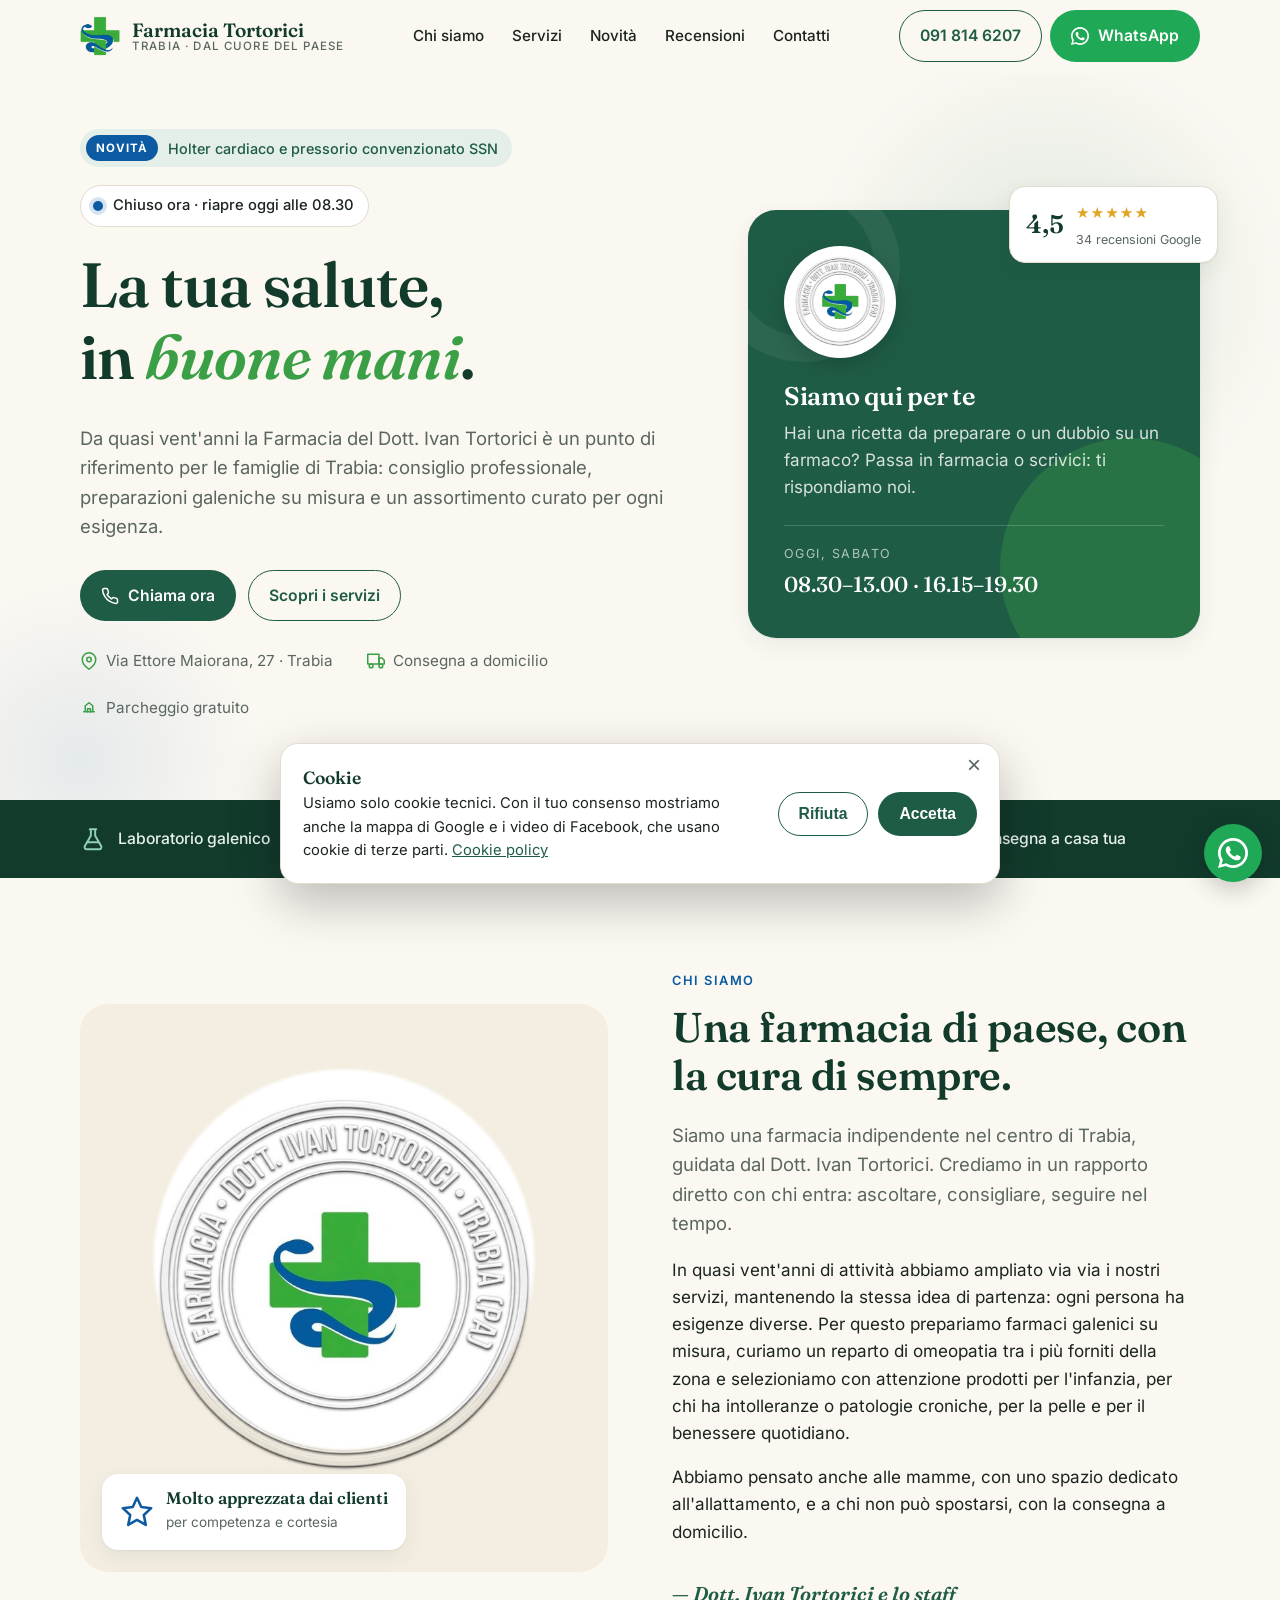
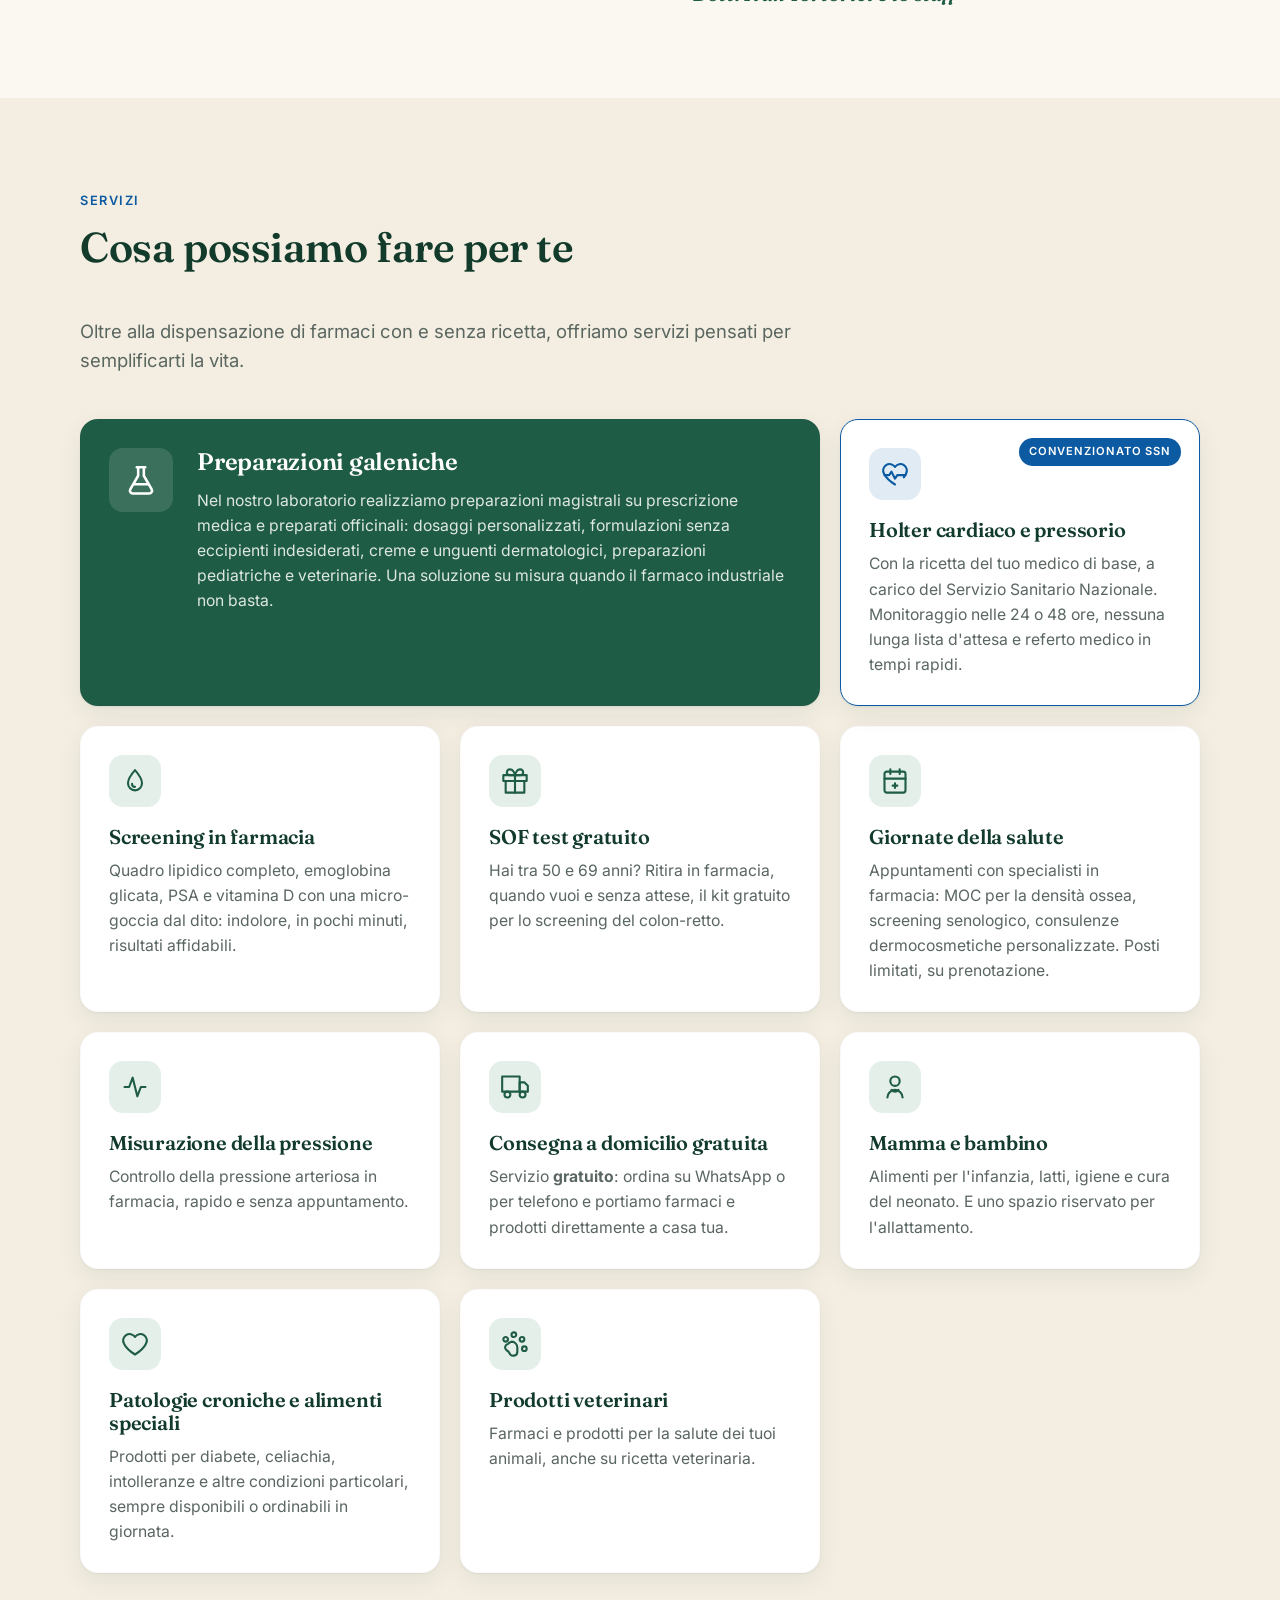
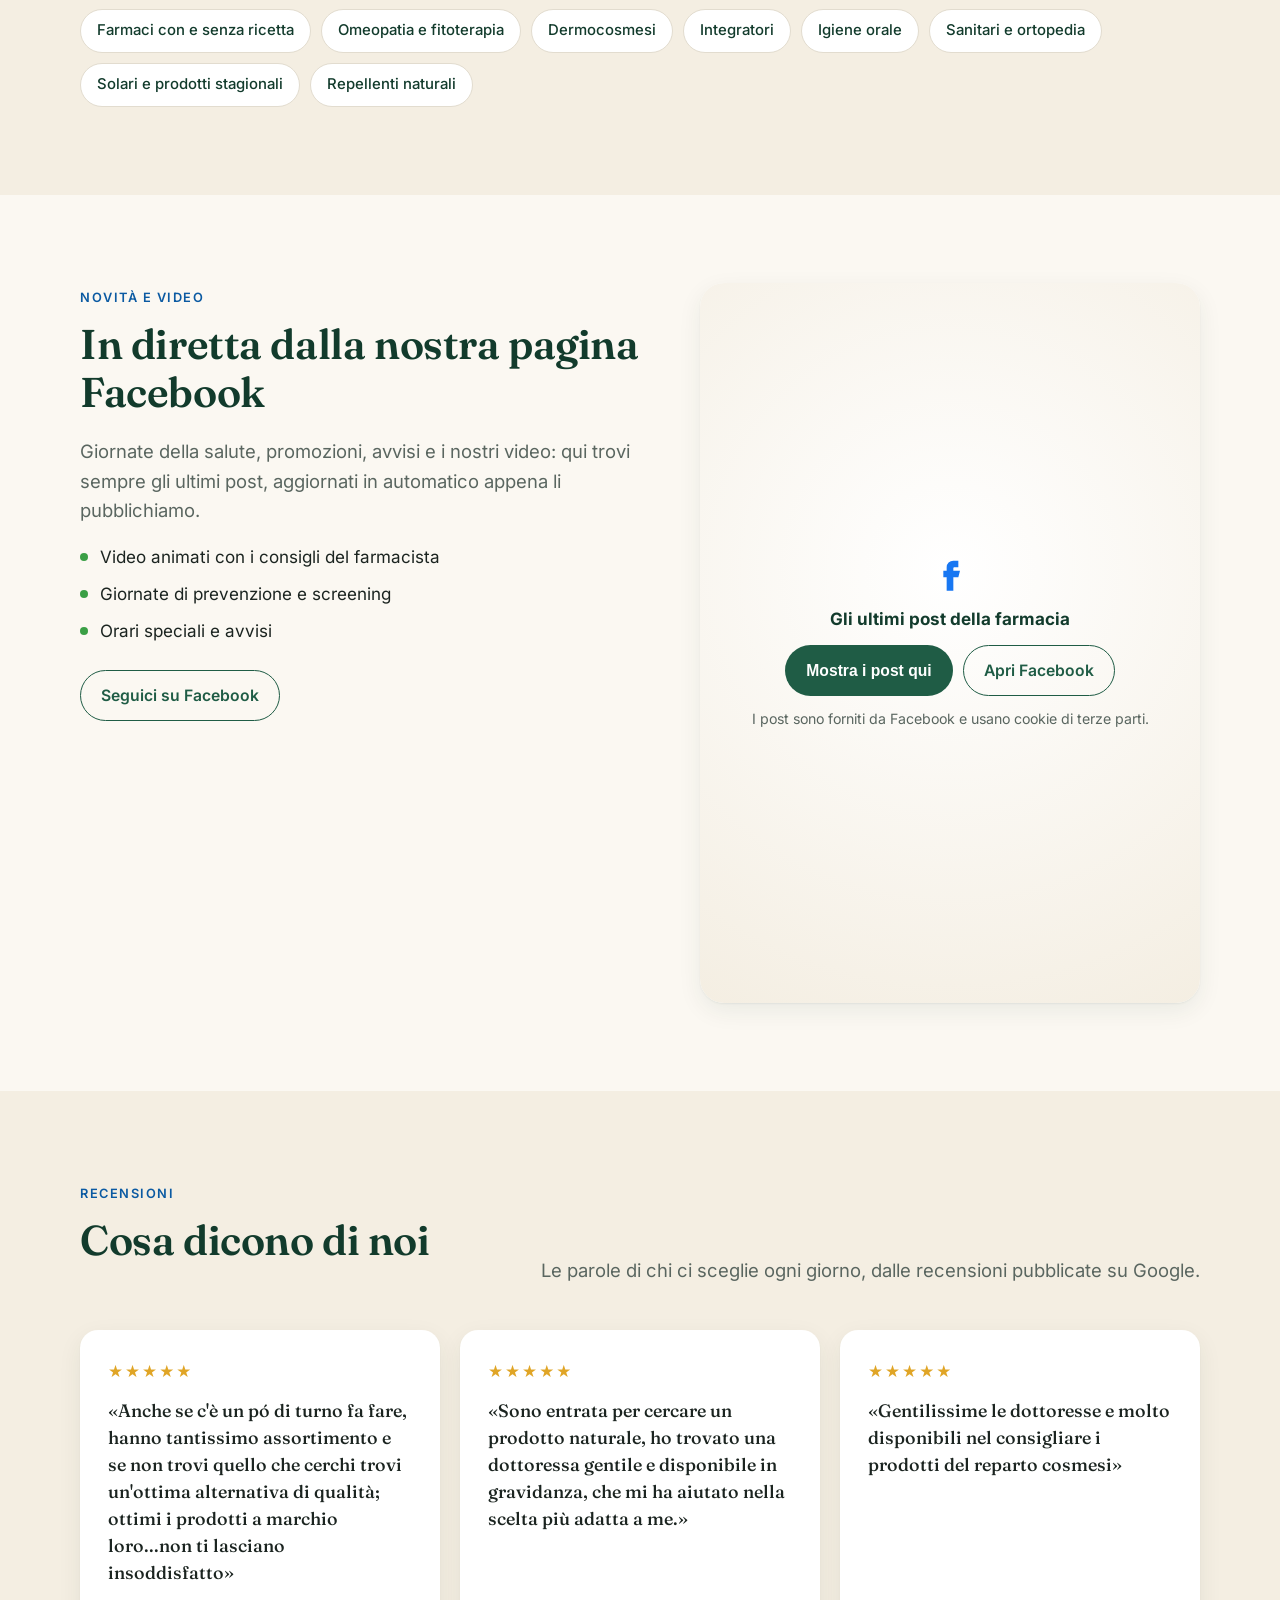
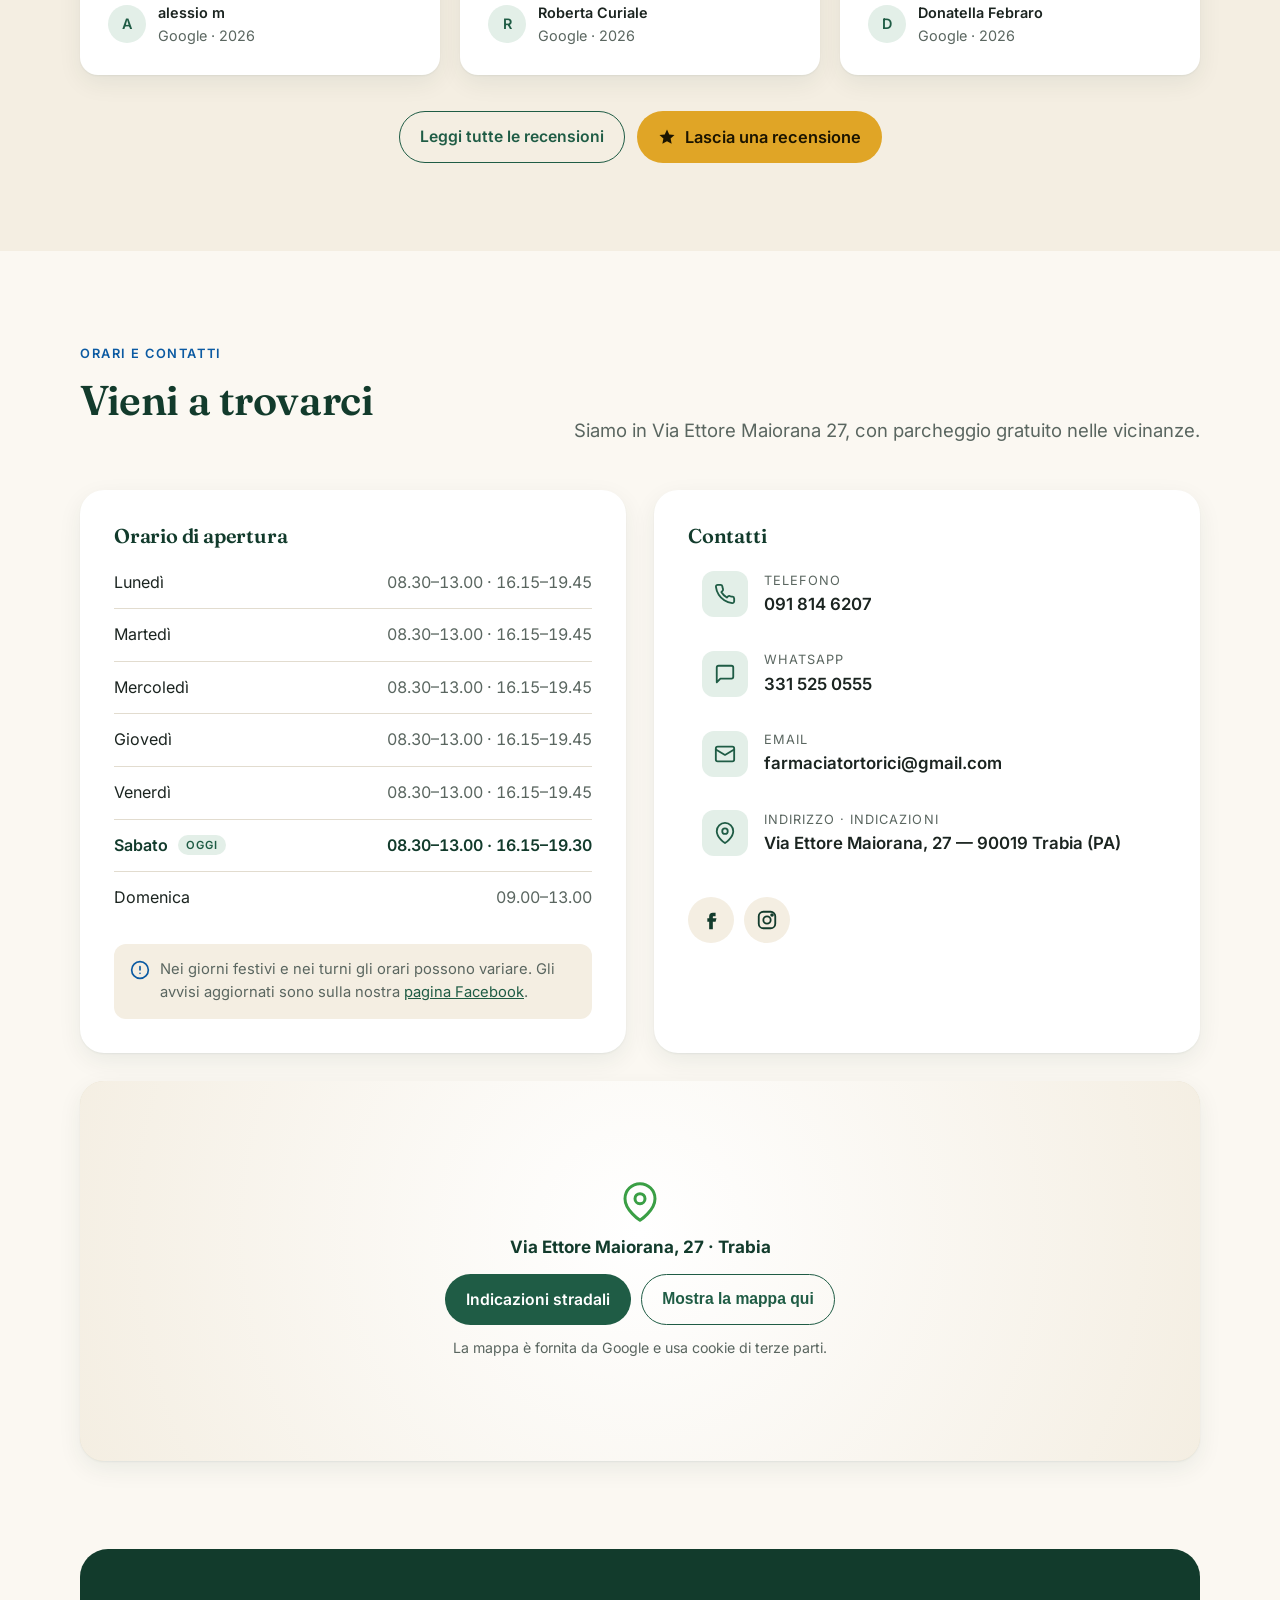
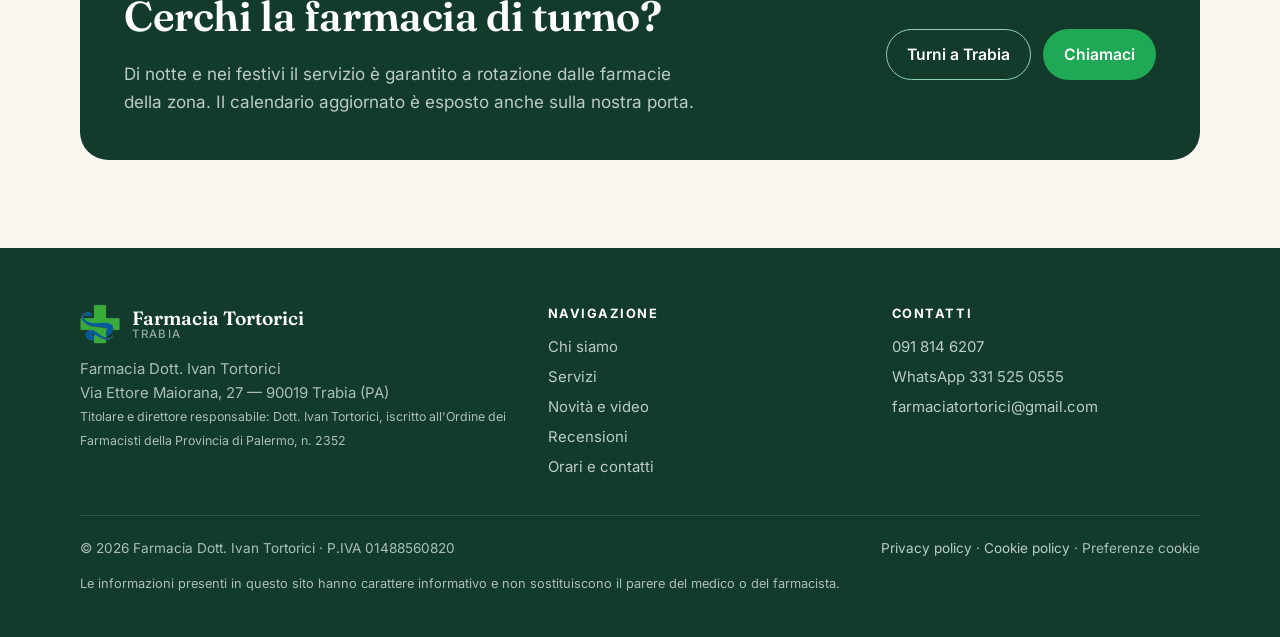
<file: index.html>
<!doctype html>
<html lang="it">
<head>
<meta charset="utf-8">
<meta name="viewport" content="width=device-width, initial-scale=1">
<title>Farmacia Tortorici · Trabia</title>
<meta name="description" content="Farmacia Dott. Ivan Tortorici a Trabia (PA), Via Ettore Maiorana 27. Preparazioni galeniche, omeopatia, prodotti per l'infanzia, consegna a domicilio. Tel. 091 814 6207.">
<meta name="theme-color" content="#1f5c45">
<meta property="og:title" content="Farmacia Tortorici · Trabia">
<meta property="og:description" content="La farmacia di fiducia di Trabia: consiglio professionale, preparazioni galeniche, omeopatia e consegna a domicilio.">
<meta property="og:type" content="website">
<link rel="icon" type="image/png" href="img/favicon.png">
<link rel="preload" href="fonts/inter.woff2" as="font" type="font/woff2" crossorigin>
<link rel="preload" href="fonts/fraunces.woff2" as="font" type="font/woff2" crossorigin>

<script type="application/ld+json">
{
  "@context": "https://schema.org",
  "@type": "Pharmacy",
  "name": "Farmacia Dott. Ivan Tortorici",
  "address": {
    "@type": "PostalAddress",
    "streetAddress": "Via Ettore Maiorana, 27",
    "postalCode": "90019",
    "addressLocality": "Trabia",
    "addressRegion": "PA",
    "addressCountry": "IT"
  },
  "telephone": "+39 091 814 6207",
  "email": "farmaciatortorici@gmail.com",
  "vatID": "IT01488560820",
  "sameAs": [
    "https://www.facebook.com/farmatortorici/",
    "https://www.instagram.com/farmaciatortorici_trabia/"
  ],
  "openingHoursSpecification": [
    { "@type": "OpeningHoursSpecification", "dayOfWeek": ["Monday","Tuesday","Wednesday","Thursday","Friday","Saturday"], "opens": "08:30", "closes": "13:00" },
    { "@type": "OpeningHoursSpecification", "dayOfWeek": ["Monday","Tuesday","Wednesday","Thursday","Friday"], "opens": "16:15", "closes": "19:45" },
    { "@type": "OpeningHoursSpecification", "dayOfWeek": "Saturday", "opens": "16:15", "closes": "19:30" },
    { "@type": "OpeningHoursSpecification", "dayOfWeek": "Sunday", "opens": "09:00", "closes": "13:00" }
  ]
}
</script>

<link rel="stylesheet" href="style.css">
</head>
<body>
<a href="#main" class="skip">Vai al contenuto</a>

<!-- ============ HEADER ============ -->
<header class="top" id="top">
  <div class="wrap nav">
    <a href="#top" class="brand" aria-label="Farmacia Tortorici, torna all'inizio">
      <img class="brand-mark" src="img/logo-croce.png" alt="" width="40" height="40">
      <span class="brand-name">Farmacia Tortorici<small>Trabia · dal cuore del paese</small></span>
    </a>
    <ul class="menu" id="menu">
      <li><a href="#chi-siamo">Chi siamo</a></li>
      <li><a href="#servizi">Servizi</a></li>
      <li><a href="#facebook">Novità</a></li>
      <li><a href="recensioni.html">Recensioni</a></li>
      <li><a href="#orari">Contatti</a></li>
    </ul>
    <div class="nav-cta">
      <a class="btn btn-ghost" href="tel:+390918146207">091 814 6207</a>
      <a class="btn btn-wa" href="https://wa.me/393315250555" target="_blank" rel="noopener" aria-label="Scrivici su WhatsApp">
        <svg viewBox="0 0 24 24" fill="currentColor" aria-hidden="true"><path d="M17.5 14.4c-.3-.1-1.7-.8-2-.9-.3-.1-.5-.1-.7.1-.2.3-.8.9-.9 1.1-.2.2-.3.2-.6.1-.3-.1-1.2-.5-2.3-1.4-.9-.8-1.4-1.7-1.6-2-.2-.3 0-.5.1-.6l.4-.5c.1-.2.2-.3.3-.5.1-.2 0-.4 0-.5l-.9-2.2c-.2-.6-.5-.5-.7-.5h-.6c-.2 0-.5.1-.8.4-.3.3-1 1-1 2.5s1.1 2.9 1.2 3.1c.1.2 2.1 3.2 5.1 4.5.7.3 1.3.5 1.7.6.7.2 1.4.2 1.9.1.6-.1 1.7-.7 1.9-1.4.2-.7.2-1.2.2-1.4-.1-.1-.3-.2-.6-.3zM12 21.8c-1.8 0-3.5-.5-5-1.4l-.4-.2-3.7 1 1-3.6-.2-.4C2.7 15.6 2.2 13.8 2.2 12 2.2 6.6 6.6 2.2 12 2.2c2.6 0 5.1 1 6.9 2.9 1.8 1.8 2.9 4.3 2.9 6.9 0 5.4-4.4 9.8-9.8 9.8zM20.5 3.5C18.2 1.2 15.2 0 12 0 5.4 0 0 5.4 0 12c0 2.1.6 4.2 1.6 6L0 24l6.2-1.6c1.8 1 3.8 1.5 5.8 1.5 6.6 0 12-5.4 12-12 0-3.2-1.2-6.2-3.5-8.4z"/></svg>
        <span>WhatsApp</span>
      </a>
      <button class="burger" id="burger" aria-label="Apri menu" aria-expanded="false" aria-controls="menu">
        <svg viewBox="0 0 24 24" fill="none" stroke="currentColor" stroke-width="2" stroke-linecap="round"><path d="M4 7h16M4 12h16M4 17h16"/></svg>
      </button>
    </div>
  </div>
</header>

<main id="main">

<!-- ============ HERO ============ -->
<section class="hero">
  <div class="wrap hero-grid">
    <div class="reveal">
      <a class="novita" href="#holter"><b>Novità</b> Holter cardiaco e pressorio convenzionato SSN</a><br>
      <div class="status" id="status"><span class="dot" id="status-dot"></span><span id="status-text">Controllo orari…</span></div>
      <h1>La tua salute,<br>in <em>buone mani</em>.</h1>
      <p class="lead">Da quasi vent'anni la Farmacia del Dott. Ivan Tortorici è un punto di riferimento per le famiglie di Trabia: consiglio professionale, preparazioni galeniche su misura e un assortimento curato per ogni esigenza.</p>
      <div class="hero-actions">
        <a class="btn btn-primary" href="tel:+390918146207">
          <svg viewBox="0 0 24 24" fill="none" stroke="currentColor" stroke-width="2" stroke-linecap="round" stroke-linejoin="round" aria-hidden="true"><path d="M22 16.9v3a2 2 0 0 1-2.2 2 19.8 19.8 0 0 1-8.6-3.1 19.5 19.5 0 0 1-6-6A19.8 19.8 0 0 1 2.1 4.2 2 2 0 0 1 4.1 2h3a2 2 0 0 1 2 1.7c.1 1 .4 1.9.7 2.8a2 2 0 0 1-.5 2.1L8 9.9a16 16 0 0 0 6 6l1.3-1.3a2 2 0 0 1 2.1-.4c.9.3 1.8.6 2.8.7a2 2 0 0 1 1.7 2z"/></svg>
          Chiama ora
        </a>
        <a class="btn btn-ghost" href="#servizi">Scopri i servizi</a>
      </div>
      <div class="hero-facts">
        <div><svg viewBox="0 0 24 24" fill="none" stroke="currentColor" stroke-width="2" stroke-linecap="round" stroke-linejoin="round" aria-hidden="true"><path d="M21 10c0 7-9 13-9 13S3 17 3 10a9 9 0 0 1 18 0z"/><circle cx="12" cy="10" r="3"/></svg>Via Ettore Maiorana, 27 · Trabia</div>
        <div><svg viewBox="0 0 24 24" fill="none" stroke="currentColor" stroke-width="2" stroke-linecap="round" stroke-linejoin="round" aria-hidden="true"><rect x="1" y="3" width="15" height="13"/><path d="M16 8h4l3 3v5h-7V8z"/><circle cx="5.5" cy="18.5" r="2.5"/><circle cx="18.5" cy="18.5" r="2.5"/></svg>Consegna a domicilio</div>
        <div><svg viewBox="0 0 24 24" fill="none" stroke="currentColor" stroke-width="2" stroke-linecap="round" stroke-linejoin="round" aria-hidden="true"><path d="M5 17h14M7 17V9l5-4 5 4v8"/><path d="M10 17v-4h4v4"/></svg>Parcheggio gratuito</div>
      </div>
    </div>

    <div class="hero-card-wrap reveal">
    <aside class="hero-card" aria-label="Orario di oggi">
      <img class="seal" src="img/logo-sigillo.jpg" alt="Logo Farmacia Dott. Ivan Tortorici, Trabia">
      <h2>Siamo qui per te</h2>
      <p>Hai una ricetta da preparare o un dubbio su un farmaco? Passa in farmacia o scrivici: ti rispondiamo noi.</p>
      <div class="today">
        <div class="today-label" id="today-label">Oggi</div>
        <div class="today-hours" id="today-hours">—</div>
      </div>
    </aside>
    <a class="rating-chip" href="recensioni.html">
      <span class="score">4,5</span>
      <span><span class="stars" aria-hidden="true">★★★★★</span><small id="chip-count">Recensioni Google</small></span>
    </a>
    </div>
  </div>
</section>

<!-- ============ STRIP ============ -->
<div class="strip" aria-label="I nostri punti di forza">
  <div class="wrap">
    <ul>
      <li><svg viewBox="0 0 24 24" fill="none" stroke="currentColor" stroke-width="1.8" stroke-linecap="round" stroke-linejoin="round" aria-hidden="true"><path d="M9 3h6M10 3v6L4.5 18.5A2 2 0 0 0 6.2 21.5h11.6a2 2 0 0 0 1.7-3L14 9V3"/><path d="M7 15h10"/></svg>Laboratorio galenico</li>
      <li><svg viewBox="0 0 24 24" fill="none" stroke="currentColor" stroke-width="1.8" stroke-linecap="round" stroke-linejoin="round" aria-hidden="true"><path d="M12 21s-7-4.4-9.3-9A5.4 5.4 0 0 1 12 6a5.4 5.4 0 0 1 9.3 6c-.5 1-1.1 1.9-1.8 2.8"/><path d="M3 13h4l2-3 3 6 2-3h7"/></svg>Holter in convenzione</li>
      <li><svg viewBox="0 0 24 24" fill="none" stroke="currentColor" stroke-width="1.8" stroke-linecap="round" stroke-linejoin="round" aria-hidden="true"><circle cx="12" cy="8" r="5"/><path d="M3 21a9 9 0 0 1 18 0"/></svg>Consiglio personalizzato</li>
      <li><svg viewBox="0 0 24 24" fill="none" stroke="currentColor" stroke-width="1.8" stroke-linecap="round" stroke-linejoin="round" aria-hidden="true"><path d="M3 9l9-6 9 6v11a1 1 0 0 1-1 1H4a1 1 0 0 1-1-1z"/><path d="M9 21V12h6v9"/></svg>Consegna a casa tua</li>
    </ul>
  </div>
</div>

<!-- ============ CHI SIAMO ============ -->
<section id="chi-siamo">
  <div class="wrap about-grid">
    <div class="about-visual reveal">
      <img class="seal-big" src="img/logo-sigillo.jpg" alt="Sigillo della Farmacia Dott. Ivan Tortorici, Trabia (PA)">
      <div class="about-badge">
        <svg viewBox="0 0 24 24" fill="none" stroke="currentColor" stroke-width="1.8" stroke-linecap="round" stroke-linejoin="round" aria-hidden="true"><path d="M12 2l3 6.5 7 .8-5.2 4.8 1.4 7L12 17.6 5.8 21.1l1.4-7L2 9.3l7-.8z"/></svg>
        <div><strong>Molto apprezzata dai clienti</strong><span>per competenza e cortesia</span></div>
      </div>
    </div>
    <div class="reveal">
      <span class="eyebrow">Chi siamo</span>
      <h2>Una farmacia di paese, con la cura di sempre.</h2>
      <p class="lead">Siamo una farmacia indipendente nel centro di Trabia, guidata dal Dott. Ivan Tortorici. Crediamo in un rapporto diretto con chi entra: ascoltare, consigliare, seguire nel tempo.</p>
      <p>In quasi vent'anni di attività abbiamo ampliato via via i nostri servizi, mantenendo la stessa idea di partenza: ogni persona ha esigenze diverse. Per questo prepariamo farmaci galenici su misura, curiamo un reparto di omeopatia tra i più forniti della zona e selezioniamo con attenzione prodotti per l'infanzia, per chi ha intolleranze o patologie croniche, per la pelle e per il benessere quotidiano.</p>
      <p>Abbiamo pensato anche alle mamme, con uno spazio dedicato all'allattamento, e a chi non può spostarsi, con la consegna a domicilio.</p>
      <div class="signature">— Dott. Ivan Tortorici e lo staff</div>
    </div>
  </div>
</section>

<!-- ============ SERVIZI ============ -->
<section id="servizi">
  <div class="wrap">
    <div class="sec-head reveal">
      <div>
        <span class="eyebrow">Servizi</span>
        <h2>Cosa possiamo fare per te</h2>
      </div>
      <p class="lead">Oltre alla dispensazione di farmaci con e senza ricetta, offriamo servizi pensati per semplificarti la vita.</p>
    </div>

    <div class="grid-services">
      <article class="svc feature reveal">
        <div class="ico"><svg viewBox="0 0 24 24" fill="none" stroke="currentColor" stroke-width="1.8" stroke-linecap="round" stroke-linejoin="round" aria-hidden="true"><path d="M9 3h6M10 3v6L4.5 18.5A2 2 0 0 0 6.2 21.5h11.6a2 2 0 0 0 1.7-3L14 9V3"/><path d="M7 15h10"/></svg></div>
        <div>
          <h3>Preparazioni galeniche</h3>
          <p>Nel nostro laboratorio realizziamo preparazioni magistrali su prescrizione medica e preparati officinali: dosaggi personalizzati, formulazioni senza eccipienti indesiderati, creme e unguenti dermatologici, preparazioni pediatriche e veterinarie. Una soluzione su misura quando il farmaco industriale non basta.</p>
        </div>
      </article>

      <article class="svc holter reveal" id="holter">
        <span class="badge">Convenzionato SSN</span>
        <div class="ico"><svg viewBox="0 0 24 24" fill="none" stroke="currentColor" stroke-width="1.8" stroke-linecap="round" stroke-linejoin="round" aria-hidden="true"><path d="M12 21s-7-4.4-9.3-9A5.4 5.4 0 0 1 12 6a5.4 5.4 0 0 1 9.3 6c-.5 1-1.1 1.9-1.8 2.8"/><path d="M3 13h4l2-3 3 6 2-3h7"/></svg></div>
        <h3>Holter cardiaco e pressorio</h3>
        <p>Con la ricetta del tuo medico di base, a carico del Servizio Sanitario Nazionale. Monitoraggio nelle 24 o 48 ore, nessuna lunga lista d'attesa e referto medico in tempi rapidi.</p>
      </article>

      <article class="svc reveal">
        <div class="ico"><svg viewBox="0 0 24 24" fill="none" stroke="currentColor" stroke-width="1.8" stroke-linecap="round" stroke-linejoin="round" aria-hidden="true"><path d="M12 2.7S6 9.4 6 14a6 6 0 0 0 12 0c0-4.6-6-11.3-6-11.3z"/><path d="M9.5 14.5a2.5 2.5 0 0 0 2.5 2.5"/></svg></div>
        <h3>Screening in farmacia</h3>
        <p>Quadro lipidico completo, emoglobina glicata, PSA e vitamina D con una micro-goccia dal dito: indolore, in pochi minuti, risultati affidabili.</p>
      </article>

      <article class="svc reveal">
        <div class="ico"><svg viewBox="0 0 24 24" fill="none" stroke="currentColor" stroke-width="1.8" stroke-linecap="round" stroke-linejoin="round" aria-hidden="true"><path d="M20 12v10H4V12"/><path d="M2 7h20v5H2z"/><path d="M12 22V7"/><path d="M12 7H7.5a2.5 2.5 0 0 1 0-5C11 2 12 7 12 7zM12 7h4.5a2.5 2.5 0 0 0 0-5C13 2 12 7 12 7z"/></svg></div>
        <h3>SOF test gratuito</h3>
        <p>Hai tra 50 e 69 anni? Ritira in farmacia, quando vuoi e senza attese, il kit gratuito per lo screening del colon-retto.</p>
      </article>

      <article class="svc reveal">
        <div class="ico"><svg viewBox="0 0 24 24" fill="none" stroke="currentColor" stroke-width="1.8" stroke-linecap="round" stroke-linejoin="round" aria-hidden="true"><rect x="3" y="4" width="18" height="18" rx="2"/><path d="M16 2v4M8 2v4M3 10h18"/><path d="M12 14v4M10 16h4"/></svg></div>
        <h3>Giornate della salute</h3>
        <p>Appuntamenti con specialisti in farmacia: MOC per la densità ossea, screening senologico, consulenze dermocosmetiche personalizzate. Posti limitati, su prenotazione.</p>
      </article>

      <article class="svc reveal">
        <div class="ico"><svg viewBox="0 0 24 24" fill="none" stroke="currentColor" stroke-width="1.8" stroke-linecap="round" stroke-linejoin="round" aria-hidden="true"><path d="M3 12h4l3-8 4 16 3-8h4"/></svg></div>
        <h3>Misurazione della pressione</h3>
        <p>Controllo della pressione arteriosa in farmacia, rapido e senza appuntamento.</p>
      </article>

      <article class="svc reveal">
        <div class="ico"><svg viewBox="0 0 24 24" fill="none" stroke="currentColor" stroke-width="1.8" stroke-linecap="round" stroke-linejoin="round" aria-hidden="true"><rect x="1" y="3" width="15" height="13"/><path d="M16 8h4l3 3v5h-7V8z"/><circle cx="5.5" cy="18.5" r="2.5"/><circle cx="18.5" cy="18.5" r="2.5"/></svg></div>
        <h3>Consegna a domicilio gratuita</h3>
        <p>Servizio <strong>gratuito</strong>: ordina su WhatsApp o per telefono e portiamo farmaci e prodotti direttamente a casa tua.</p>
      </article>

      <article class="svc reveal">
        <div class="ico"><svg viewBox="0 0 24 24" fill="none" stroke="currentColor" stroke-width="1.8" stroke-linecap="round" stroke-linejoin="round" aria-hidden="true"><circle cx="12" cy="7" r="4"/><path d="M5.5 21a6.5 6.5 0 0 1 13 0"/><path d="M9 14.5c1 1 2 1.5 3 1.5s2-.5 3-1.5"/></svg></div>
        <h3>Mamma e bambino</h3>
        <p>Alimenti per l'infanzia, latti, igiene e cura del neonato. E uno spazio riservato per l'allattamento.</p>
      </article>

      <article class="svc reveal">
        <div class="ico"><svg viewBox="0 0 24 24" fill="none" stroke="currentColor" stroke-width="1.8" stroke-linecap="round" stroke-linejoin="round" aria-hidden="true"><path d="M12 21s-7-4.4-9.3-9A5.4 5.4 0 0 1 12 6a5.4 5.4 0 0 1 9.3 6c-2.3 4.6-9.3 9-9.3 9z"/></svg></div>
        <h3>Patologie croniche e alimenti speciali</h3>
        <p>Prodotti per diabete, celiachia, intolleranze e altre condizioni particolari, sempre disponibili o ordinabili in giornata.</p>
      </article>

      <article class="svc reveal">
        <div class="ico"><svg viewBox="0 0 24 24" fill="none" stroke="currentColor" stroke-width="1.8" stroke-linecap="round" stroke-linejoin="round" aria-hidden="true"><circle cx="11" cy="4" r="2"/><circle cx="18" cy="8" r="2"/><circle cx="4" cy="8" r="2"/><circle cx="20" cy="16" r="2"/><path d="M9 10a5 5 0 0 1 5 5v3.5a3.5 3.5 0 0 1-6.8 1.2 5 5 0 0 0-2.5-2.4A3 3 0 0 1 6 12a5 5 0 0 1 3-2z"/></svg></div>
        <h3>Prodotti veterinari</h3>
        <p>Farmaci e prodotti per la salute dei tuoi animali, anche su ricetta veterinaria.</p>
      </article>
    </div>

    <div class="reparti reveal" aria-label="Reparti">
      <span class="chip">Farmaci con e senza ricetta</span>
      <span class="chip">Omeopatia e fitoterapia</span>
      <span class="chip">Dermocosmesi</span>
      <span class="chip">Integratori</span>
      <span class="chip">Igiene orale</span>
      <span class="chip">Sanitari e ortopedia</span>
      <span class="chip">Solari e prodotti stagionali</span>
      <span class="chip">Repellenti naturali</span>
    </div>
  </div>
</section>

<!-- ============ FACEBOOK (in diretta) ============ -->
<section id="facebook">
  <div class="wrap fb-grid">
    <div class="reveal">
      <span class="eyebrow">Novità e video</span>
      <h2>In diretta dalla nostra pagina Facebook</h2>
      <p class="lead">Giornate della salute, promozioni, avvisi e i nostri video: qui trovi sempre gli ultimi post, aggiornati in automatico appena li pubblichiamo.</p>
      <ul class="fb-points">
        <li>Video animati con i consigli del farmacista</li>
        <li>Giornate di prevenzione e screening</li>
        <li>Orari speciali e avvisi</li>
      </ul>
      <a class="btn btn-ghost" href="https://www.facebook.com/farmatortorici/" target="_blank" rel="noopener">Seguici su Facebook</a>
    </div>
    <div class="fb-box reveal">
      <iframe title="Ultimi post della pagina Facebook della Farmacia Tortorici" loading="lazy"
        data-consent-src="https://www.facebook.com/plugins/page.php?href=https%3A%2F%2Fwww.facebook.com%2Ffarmatortorici&tabs=timeline&width=500&height=720&small_header=false&adapt_container_width=true&hide_cover=false&show_facepile=false"
        allow="encrypted-media; picture-in-picture; fullscreen; clipboard-write" hidden></iframe>
      <div class="map-ph fb-ph">
        <svg viewBox="0 0 24 24" fill="currentColor" aria-hidden="true"><path d="M14 8h3V4h-3a4 4 0 0 0-4 4v2H8v4h2v8h4v-8h3l1-4h-4V8.5c0-.3.2-.5.5-.5z"/></svg>
        <strong>Gli ultimi post della farmacia</strong>
        <div class="map-ph-actions">
          <button type="button" class="btn btn-primary" data-consent-accept hidden>Mostra i post qui</button>
          <a class="btn btn-ghost" href="https://www.facebook.com/farmatortorici/" target="_blank" rel="noopener">Apri Facebook</a>
        </div>
        <small data-consent-note hidden>I post sono forniti da Facebook e usano cookie di terze parti.</small>
      </div>
    </div>
  </div>
</section>

<!-- ============ RECENSIONI (anteprima) ============ -->
<section id="recensioni" style="background:var(--sand-100)">
  <div class="wrap">
    <div class="sec-head reveal">
      <div>
        <span class="eyebrow">Recensioni</span>
        <h2>Cosa dicono di noi</h2>
      </div>
      <p class="lead">Le parole di chi ci sceglie ogni giorno, dalle recensioni pubblicate su Google.</p>
    </div>
    <div class="reviews-grid" id="home-reviews"></div>
    <div class="reviews-cta reveal">
      <a class="btn btn-ghost" href="recensioni.html">Leggi tutte le recensioni</a>
      <a class="btn btn-review" href="recensioni.html#scrivi"><svg viewBox="0 0 24 24" fill="currentColor" aria-hidden="true"><path d="M12 2l3 6.5 7 .8-5.2 4.8 1.4 7L12 17.6 5.8 21.1l1.4-7L2 9.3l7-.8z"/></svg> Lascia una recensione</a>
    </div>
  </div>
</section>

<!-- ============ ORARI & CONTATTI ============ -->
<section id="orari">
  <div class="wrap">
    <div class="sec-head reveal">
      <div>
        <span class="eyebrow">Orari e contatti</span>
        <h2>Vieni a trovarci</h2>
      </div>
      <p class="lead">Siamo in Via Ettore Maiorana 27, con parcheggio gratuito nelle vicinanze.</p>
    </div>

    <div class="hc-grid">
      <div class="panel reveal">
        <h3>Orario di apertura</h3>
        <table class="hours" id="hours-table" aria-label="Orari settimanali"></table>
        <div class="note">
          <svg viewBox="0 0 24 24" fill="none" stroke="currentColor" stroke-width="2" stroke-linecap="round" stroke-linejoin="round" aria-hidden="true"><circle cx="12" cy="12" r="10"/><path d="M12 8v4M12 16h.01"/></svg>
          <span>Nei giorni festivi e nei turni gli orari possono variare. Gli avvisi aggiornati sono sulla nostra <a href="https://www.facebook.com/farmatortorici/" target="_blank" rel="noopener">pagina Facebook</a>.</span>
        </div>
      </div>

      <div class="panel reveal" id="contatti">
        <h3>Contatti</h3>
        <ul class="contact-list">
          <li><a href="tel:+390918146207">
            <span class="ci"><svg viewBox="0 0 24 24" fill="none" stroke="currentColor" stroke-width="2" stroke-linecap="round" stroke-linejoin="round" aria-hidden="true"><path d="M22 16.9v3a2 2 0 0 1-2.2 2 19.8 19.8 0 0 1-8.6-3.1 19.5 19.5 0 0 1-6-6A19.8 19.8 0 0 1 2.1 4.2 2 2 0 0 1 4.1 2h3a2 2 0 0 1 2 1.7c.1 1 .4 1.9.7 2.8a2 2 0 0 1-.5 2.1L8 9.9a16 16 0 0 0 6 6l1.3-1.3a2 2 0 0 1 2.1-.4c.9.3 1.8.6 2.8.7a2 2 0 0 1 1.7 2z"/></svg></span>
            <span><span class="k">Telefono</span><span class="v">091 814 6207</span></span></a></li>
          <li><a href="https://wa.me/393315250555" target="_blank" rel="noopener">
            <span class="ci"><svg viewBox="0 0 24 24" fill="none" stroke="currentColor" stroke-width="2" stroke-linecap="round" stroke-linejoin="round" aria-hidden="true"><path d="M21 15a2 2 0 0 1-2 2H7l-4 4V5a2 2 0 0 1 2-2h14a2 2 0 0 1 2 2z"/></svg></span>
            <span><span class="k">WhatsApp</span><span class="v">331 525 0555</span></span></a></li>
          <li><a href="mailto:farmaciatortorici@gmail.com">
            <span class="ci"><svg viewBox="0 0 24 24" fill="none" stroke="currentColor" stroke-width="2" stroke-linecap="round" stroke-linejoin="round" aria-hidden="true"><rect x="2" y="4" width="20" height="16" rx="2"/><path d="m22 7-10 6L2 7"/></svg></span>
            <span><span class="k">Email</span><span class="v">farmaciatortorici@gmail.com</span></span></a></li>
          <li><a href="https://www.google.com/maps/dir/?api=1&destination=Via+Ettore+Maiorana+27+90019+Trabia+PA" target="_blank" rel="noopener">
            <span class="ci"><svg viewBox="0 0 24 24" fill="none" stroke="currentColor" stroke-width="2" stroke-linecap="round" stroke-linejoin="round" aria-hidden="true"><path d="M21 10c0 7-9 13-9 13S3 17 3 10a9 9 0 0 1 18 0z"/><circle cx="12" cy="10" r="3"/></svg></span>
            <span><span class="k">Indirizzo · Indicazioni</span><span class="v">Via Ettore Maiorana, 27 — 90019 Trabia (PA)</span></span></a></li>
        </ul>
        <div class="social">
          <a href="https://www.facebook.com/farmatortorici/" target="_blank" rel="noopener" aria-label="Facebook">
            <svg viewBox="0 0 24 24" fill="currentColor" aria-hidden="true"><path d="M14 8h3V4h-3a4 4 0 0 0-4 4v2H8v4h2v8h4v-8h3l1-4h-4V8.5c0-.3.2-.5.5-.5z"/></svg></a>
          <a href="https://www.instagram.com/farmaciatortorici_trabia/" target="_blank" rel="noopener" aria-label="Instagram">
            <svg viewBox="0 0 24 24" fill="none" stroke="currentColor" stroke-width="2" aria-hidden="true"><rect x="3" y="3" width="18" height="18" rx="5"/><circle cx="12" cy="12" r="4"/><circle cx="17.5" cy="6.5" r="1" fill="currentColor"/></svg></a>
        </div>
      </div>
    </div>

    <div class="map reveal">
      <iframe title="Mappa: Farmacia Tortorici, Via Ettore Maiorana 27, Trabia" loading="lazy" referrerpolicy="no-referrer-when-downgrade"
        data-consent-src="https://www.google.com/maps?q=Farmacia+Tortorici,+Via+Ettore+Maiorana+27,+90019+Trabia+PA&output=embed" hidden></iframe>
      <div class="map-ph">
        <svg viewBox="0 0 24 24" fill="none" stroke="currentColor" stroke-width="1.8" stroke-linecap="round" stroke-linejoin="round" aria-hidden="true"><path d="M21 10c0 7-9 13-9 13S3 17 3 10a9 9 0 0 1 18 0z"/><circle cx="12" cy="10" r="3"/></svg>
        <strong>Via Ettore Maiorana, 27 · Trabia</strong>
        <div class="map-ph-actions">
          <a class="btn btn-primary" href="https://www.google.com/maps/dir/?api=1&destination=Via+Ettore+Maiorana+27+90019+Trabia+PA" target="_blank" rel="noopener">Indicazioni stradali</a>
          <button type="button" class="btn btn-ghost" data-consent-accept hidden>Mostra la mappa qui</button>
        </div>
        <small data-consent-note hidden>La mappa è fornita da Google e usa cookie di terze parti.</small>
      </div>
    </div>
  </div>
</section>

<!-- ============ TURNI ============ -->
<div class="wrap">
  <div class="turni reveal">
    <div>
      <h2>Cerchi la farmacia di turno?</h2>
      <p>Di notte e nei festivi il servizio è garantito a rotazione dalle farmacie della zona. Il calendario aggiornato è esposto anche sulla nostra porta.</p>
    </div>
    <div class="turni-actions">
      <a class="btn btn-ghost" href="https://www.farmaciediturno.org/comune.asp?cod=82073" target="_blank" rel="noopener">Turni a Trabia</a>
      <a class="btn btn-wa" href="tel:+390918146207">Chiamaci</a>
    </div>
  </div>
</div>

</main>

<!-- ============ FOOTER ============ -->
<footer>
  <div class="wrap">
    <div class="foot-grid">
      <div>
        <a href="#top" class="brand" style="margin-bottom:14px">
          <img class="brand-mark" src="img/logo-croce.png" alt="" width="40" height="40">
          <span class="brand-name">Farmacia Tortorici<small>Trabia</small></span>
        </a>
        <p>Farmacia Dott. Ivan Tortorici<br>Via Ettore Maiorana, 27 — 90019 Trabia (PA)<br><small>Titolare e direttore responsabile: Dott. Ivan Tortorici, iscritto all'Ordine dei Farmacisti della Provincia di Palermo, n. 2352</small></p>
      </div>
      <div>
        <h4>Navigazione</h4>
        <ul>
          <li><a href="#chi-siamo">Chi siamo</a></li>
          <li><a href="#servizi">Servizi</a></li>
          <li><a href="#facebook">Novità e video</a></li>
          <li><a href="recensioni.html">Recensioni</a></li>
          <li><a href="#orari">Orari e contatti</a></li>
        </ul>
      </div>
      <div>
        <h4>Contatti</h4>
        <ul>
          <li><a href="tel:+390918146207">091 814 6207</a></li>
          <li><a href="https://wa.me/393315250555">WhatsApp 331 525 0555</a></li>
          <li><a href="mailto:farmaciatortorici@gmail.com">farmaciatortorici@gmail.com</a></li>
        </ul>
      </div>
    </div>
    <div class="legal">
      <span>© <span id="year"></span> Farmacia Dott. Ivan Tortorici · P.IVA 01488560820</span>
      <span><a href="privacy.html">Privacy policy</a> · <a href="cookie.html">Cookie policy</a> · <button type="button" class="linkbtn" data-cookie-prefs>Preferenze cookie</button></span>
    </div>
    <p style="margin-top:14px;font-size:.8rem">Le informazioni presenti in questo sito hanno carattere informativo e non sostituiscono il parere del medico o del farmacista.</p>
  </div>
</footer>

<a class="fab" href="https://wa.me/393315250555" target="_blank" rel="noopener" aria-label="Scrivici su WhatsApp">
  <svg viewBox="0 0 24 24" fill="currentColor" aria-hidden="true"><path d="M17.5 14.4c-.3-.1-1.7-.8-2-.9-.3-.1-.5-.1-.7.1-.2.3-.8.9-.9 1.1-.2.2-.3.2-.6.1-.3-.1-1.2-.5-2.3-1.4-.9-.8-1.4-1.7-1.6-2-.2-.3 0-.5.1-.6l.4-.5c.1-.2.2-.3.3-.5.1-.2 0-.4 0-.5l-.9-2.2c-.2-.6-.5-.5-.7-.5h-.6c-.2 0-.5.1-.8.4-.3.3-1 1-1 2.5s1.1 2.9 1.2 3.1c.1.2 2.1 3.2 5.1 4.5.7.3 1.3.5 1.7.6.7.2 1.4.2 1.9.1.6-.1 1.7-.7 1.9-1.4.2-.7.2-1.2.2-1.4-.1-.1-.3-.2-.6-.3zM12 21.8c-1.8 0-3.5-.5-5-1.4l-.4-.2-3.7 1 1-3.6-.2-.4C2.7 15.6 2.2 13.8 2.2 12 2.2 6.6 6.6 2.2 12 2.2c2.6 0 5.1 1 6.9 2.9 1.8 1.8 2.9 4.3 2.9 6.9 0 5.4-4.4 9.8-9.8 9.8zM20.5 3.5C18.2 1.2 15.2 0 12 0 5.4 0 0 5.4 0 12c0 2.1.6 4.2 1.6 6L0 24l6.2-1.6c1.8 1 3.8 1.5 5.8 1.5 6.6 0 12-5.4 12-12 0-3.2-1.2-6.2-3.5-8.4z"/></svg>
</a>

<script src="consent.js"></script>
<script src="reviews-data.js"></script>
<script>
/* ===== ORARI: modifica qui =====
   Ogni giorno: lista di fasce [apertura, chiusura] in formato "HH:MM". Lista vuota = chiuso. */
const ORARI = {
  1: [["08:30","13:00"],["16:15","19:45"]], // Lunedì
  2: [["08:30","13:00"],["16:15","19:45"]], // Martedì
  3: [["08:30","13:00"],["16:15","19:45"]], // Mercoledì
  4: [["08:30","13:00"],["16:15","19:45"]], // Giovedì
  5: [["08:30","13:00"],["16:15","19:45"]], // Venerdì
  6: [["08:30","13:00"],["16:15","19:30"]], // Sabato
  0: [["09:00","13:00"]]                    // Domenica
};
const GIORNI = ["Domenica","Lunedì","Martedì","Mercoledì","Giovedì","Venerdì","Sabato"];

function romeNow(){
  // Orario attuale in Italia, indipendentemente dal fuso del visitatore
  const s = new Date().toLocaleString("en-US",{timeZone:"Europe/Rome"});
  return new Date(s);
}
const toMin = t => { const [h,m] = t.split(":").map(Number); return h*60+m; };
const fmt = slots => slots.length ? slots.map(([a,b]) => `${a.replace(":",".")}–${b.replace(":",".")}`).join(" · ") : "Chiuso";

function render(){
  const now = romeNow(), d = now.getDay(), mins = now.getHours()*60 + now.getMinutes();

  // tabella settimanale (lunedì → domenica)
  const table = document.getElementById("hours-table");
  table.innerHTML = [1,2,3,4,5,6,0].map(i =>
    `<tr class="${i===d?"is-today":""}"><td>${GIORNI[i]}</td><td>${fmt(ORARI[i])}</td></tr>`).join("");

  document.getElementById("today-label").textContent = "Oggi, " + GIORNI[d].toLowerCase();
  document.getElementById("today-hours").textContent = fmt(ORARI[d]);

  // stato aperto/chiuso
  const today = ORARI[d];
  const cur = today.find(([a,b]) => mins >= toMin(a) && mins < toMin(b));
  const dot = document.getElementById("status-dot"), txt = document.getElementById("status-text");
  if (cur){
    dot.className = "dot open";
    txt.textContent = `Aperto ora · chiude alle ${cur[1].replace(":",".")}`;
  } else {
    dot.className = "dot closed";
    let next = today.find(([a]) => toMin(a) > mins), label = "oggi";
    if (!next){
      for (let k=1;k<=7;k++){
        const nd = (d+k)%7;
        if (ORARI[nd].length){ next = ORARI[nd][0]; label = k===1 ? "domani" : GIORNI[nd].toLowerCase(); break; }
      }
    }
    txt.textContent = next ? `Chiuso ora · riapre ${label} alle ${next[0].replace(":",".")}` : "Chiuso ora";
  }
}
render();
setInterval(render, 60000);

/* ===== RECENSIONI GOOGLE (reviews-data.js) ===== */
(function(){
  const R = window.REVIEWS; if (!R) return;
  const esc = t => t.replace(/[&<>"]/g, c => ({"&":"&amp;","<":"&lt;",">":"&gt;",'"':"&quot;"}[c]));
  document.querySelector(".rating-chip .score").textContent = R.media.toFixed(1).replace(".", ",");
  document.getElementById("chip-count").textContent = `${R.totale} recensioni Google`;
  const pick = R.recensioni.filter(r => r.testo && r.stelle === 5 && r.testo.length > 60).slice(0, 3);
  document.getElementById("home-reviews").innerHTML = pick.map(r => `
      <figure class="review reveal">
        <div class="rstars" aria-label="5 stelle su 5">★★★★★</div>
        <blockquote>«${esc(r.testo)}»</blockquote>
        <figcaption><span class="av">${esc(r.nome.trim()[0].toUpperCase())}</span><span><b>${esc(r.nome)}</b>Google · ${r.anno}</span></figcaption>
      </figure>`).join("");
})();

document.getElementById("year").textContent = new Date().getFullYear();

/* header ombra allo scroll */
const hdr = document.getElementById("top");
addEventListener("scroll", () => hdr.classList.toggle("scrolled", scrollY > 8), {passive:true});

/* menu mobile */
const burger = document.getElementById("burger"), menu = document.getElementById("menu");
burger.addEventListener("click", () => {
  const open = menu.classList.toggle("open");
  burger.setAttribute("aria-expanded", open);
});
menu.querySelectorAll("a").forEach(a => a.addEventListener("click", () => {
  menu.classList.remove("open"); burger.setAttribute("aria-expanded", false);
}));

/* animazioni in entrata */
if ("IntersectionObserver" in window){
  const io = new IntersectionObserver(es => es.forEach(e => {
    if (e.isIntersecting){ e.target.classList.add("in"); io.unobserve(e.target); }
  }), {threshold:.12});
  document.querySelectorAll(".reveal").forEach(el => io.observe(el));
} else {
  document.querySelectorAll(".reveal").forEach(el => el.classList.add("in"));
}
</script>
</body>
</html>
</file>
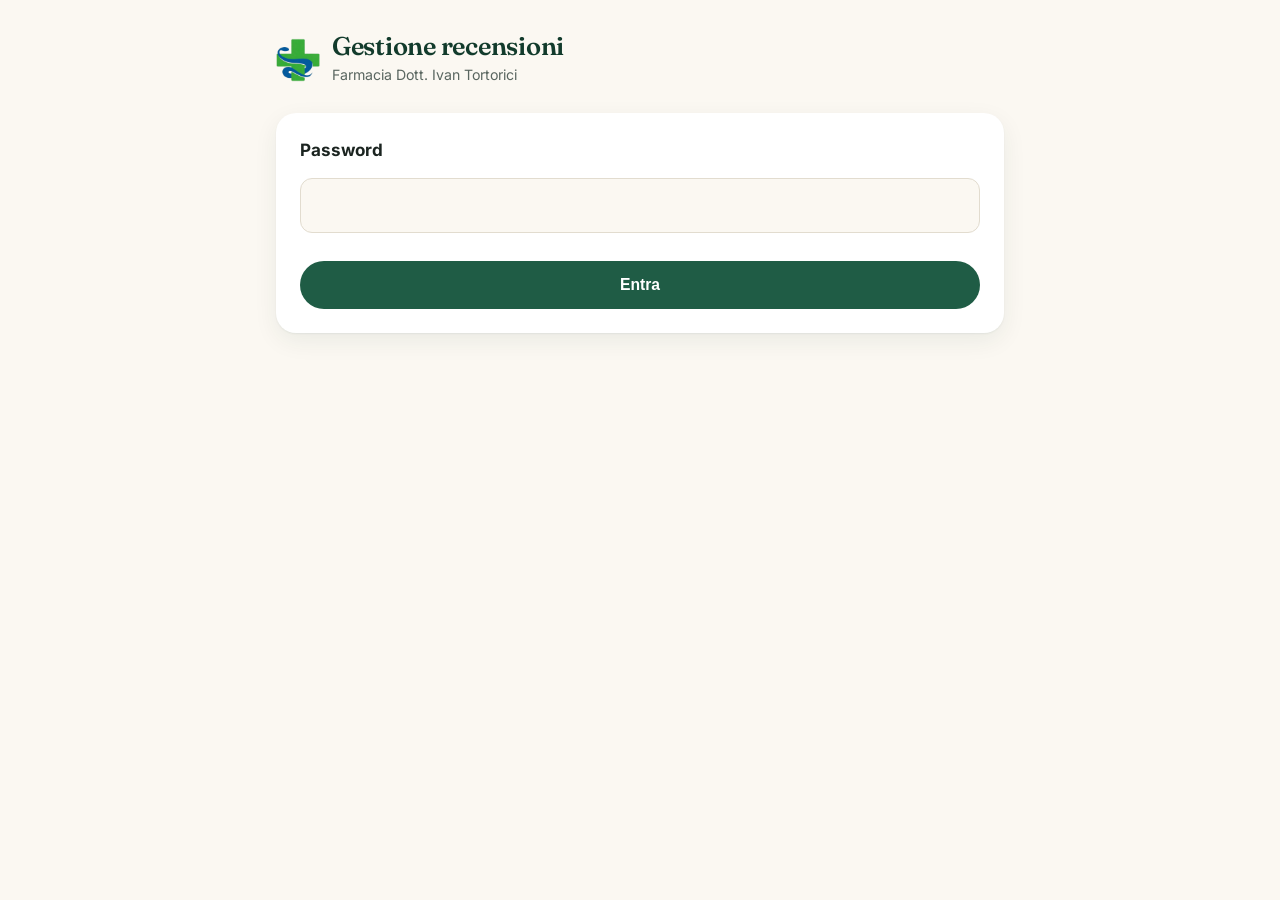
<file: admin.html>
<!doctype html>
<html lang="it">
<head>
<meta charset="utf-8">
<meta name="viewport" content="width=device-width, initial-scale=1">
<meta name="robots" content="noindex, nofollow">
<title>Gestione recensioni · Farmacia Tortorici</title>
<link rel="icon" type="image/png" href="img/favicon.png">
<link rel="stylesheet" href="style.css">
<style>
  .adm{max-width:760px;margin:0 auto;padding:32px 16px 80px}
  .adm header{display:flex;align-items:center;gap:12px;margin-bottom:24px}
  .adm header img{width:44px;height:44px}
  .adm h1{font-size:1.6rem;margin:0}
  .login{background:var(--card);border-radius:20px;padding:24px;box-shadow:var(--shadow);display:grid;gap:14px}
  .login input{font:inherit;font-size:16px;padding:14px;border:1.5px solid var(--line);border-radius:12px;background:var(--sand-50);color:var(--ink)}
  .tabs{display:flex;gap:8px;margin:0 0 18px}
  .tabs button{flex:1;padding:12px;border-radius:12px;border:1.5px solid var(--line);background:var(--card);font:inherit;font-weight:600;color:var(--ink);cursor:pointer}
  .tabs button[aria-pressed="true"]{background:var(--green-700);border-color:var(--green-700);color:#fff}
  .item{background:var(--card);border-radius:16px;padding:18px;box-shadow:var(--shadow);margin-bottom:12px;display:grid;gap:8px}
  .item p{margin:0}
  .item small{color:var(--muted)}
  .acts{display:flex;gap:8px;flex-wrap:wrap;margin-top:4px}
  .acts .btn{flex:1;justify-content:center;padding:12px}
  .btn-danger{border:1.5px solid #c0392b;color:#c0392b;background:transparent}
  .empty{color:var(--muted);text-align:center;padding:30px 0}
  .msg{color:#c0392b;margin:0}
</style>
</head>
<body>
<main class="adm">
  <header><img src="img/logo-croce.png" alt=""><div><h1>Gestione recensioni</h1><small style="color:var(--muted)">Farmacia Dott. Ivan Tortorici</small></div></header>

  <form class="login" id="login">
    <label for="pw"><strong>Password</strong></label>
    <input type="password" id="pw" autocomplete="current-password" required>
    <p class="msg" id="msg"></p>
    <button class="btn btn-primary" style="justify-content:center;padding:14px">Entra</button>
  </form>

  <section id="app" hidden>
    <div class="tabs">
      <button type="button" data-tab="in_attesa" aria-pressed="true">Da approvare <span id="n1"></span></button>
      <button type="button" data-tab="pubblicata" aria-pressed="false">Pubblicate <span id="n2"></span></button>
    </div>
    <div id="list"></div>
    <p style="text-align:center;margin-top:24px"><button type="button" class="linkbtn" id="esci" style="color:var(--muted)">Esci</button></p>
  </section>
</main>

<script>
const $ = id => document.getElementById(id);
const esc = t => String(t).replace(/[&<>"]/g, c => ({"&":"&amp;","<":"&lt;",">":"&gt;",'"':"&quot;"}[c]));
let pw = sessionStorage.getItem("ft-admin") || "", tab = "in_attesa", rows = [];

async function api(method, body){
  const r = await fetch("/api/admin/recensioni", { method, headers: { "authorization": "Bearer " + pw, "content-type": "application/json" }, body: body && JSON.stringify(body) });
  if (r.status === 401) throw new Error("Password errata.");
  if (!r.ok) throw new Error("Errore del server, riprova.");
  return r.json();
}
async function carica(){
  rows = await api("GET");
  $("login").hidden = true; $("app").hidden = false;
  render();
}
function render(){
  const pend = rows.filter(r => r.stato === "in_attesa"), pub = rows.filter(r => r.stato === "pubblicata");
  $("n1").textContent = `(${pend.length})`; $("n2").textContent = `(${pub.length})`;
  const list = tab === "in_attesa" ? pend : pub;
  $("list").innerHTML = list.length ? list.map(r => `
    <div class="item" data-id="${r.id}">
      <div class="rstars">${"★".repeat(r.stelle)}<span class="off">${"★".repeat(5 - r.stelle)}</span></div>
      <p>«${esc(r.testo)}»</p>
      <small><b>${esc(r.nome)}</b> · ${new Date(r.data).toLocaleString("it-IT")}</small>
      <div class="acts">${tab === "in_attesa"
        ? '<button class="btn btn-primary" data-a="approva">Approva</button><button class="btn btn-danger" data-a="elimina">Elimina</button>'
        : '<button class="btn btn-ghost" data-a="nascondi">Nascondi</button><button class="btn btn-danger" data-a="elimina">Elimina</button>'}</div>
    </div>`).join("") : `<p class="empty">${tab === "in_attesa" ? "Nessuna recensione da approvare." : "Nessuna recensione pubblicata dal sito."}</p>`;
}
$("login").addEventListener("submit", async e => {
  e.preventDefault(); pw = $("pw").value; $("msg").textContent = "";
  try { await carica(); sessionStorage.setItem("ft-admin", pw); } catch (x) { $("msg").textContent = x.message; }
});
document.querySelectorAll("[data-tab]").forEach(b => b.onclick = () => {
  tab = b.dataset.tab;
  document.querySelectorAll("[data-tab]").forEach(x => x.setAttribute("aria-pressed", x === b));
  render();
});
$("list").addEventListener("click", async e => {
  const b = e.target.closest("button[data-a]"); if (!b) return;
  if (b.dataset.a === "elimina" && !confirm("Eliminare definitivamente questa recensione?")) return;
  b.disabled = true;
  try { await api("POST", { id: +b.closest(".item").dataset.id, azione: b.dataset.a }); await carica(); }
  catch (x) { alert(x.message); b.disabled = false; }
});
$("esci").onclick = () => { sessionStorage.removeItem("ft-admin"); location.reload(); };
if (pw) carica().catch(() => sessionStorage.removeItem("ft-admin"));
</script>
</body>
</html>
</file>
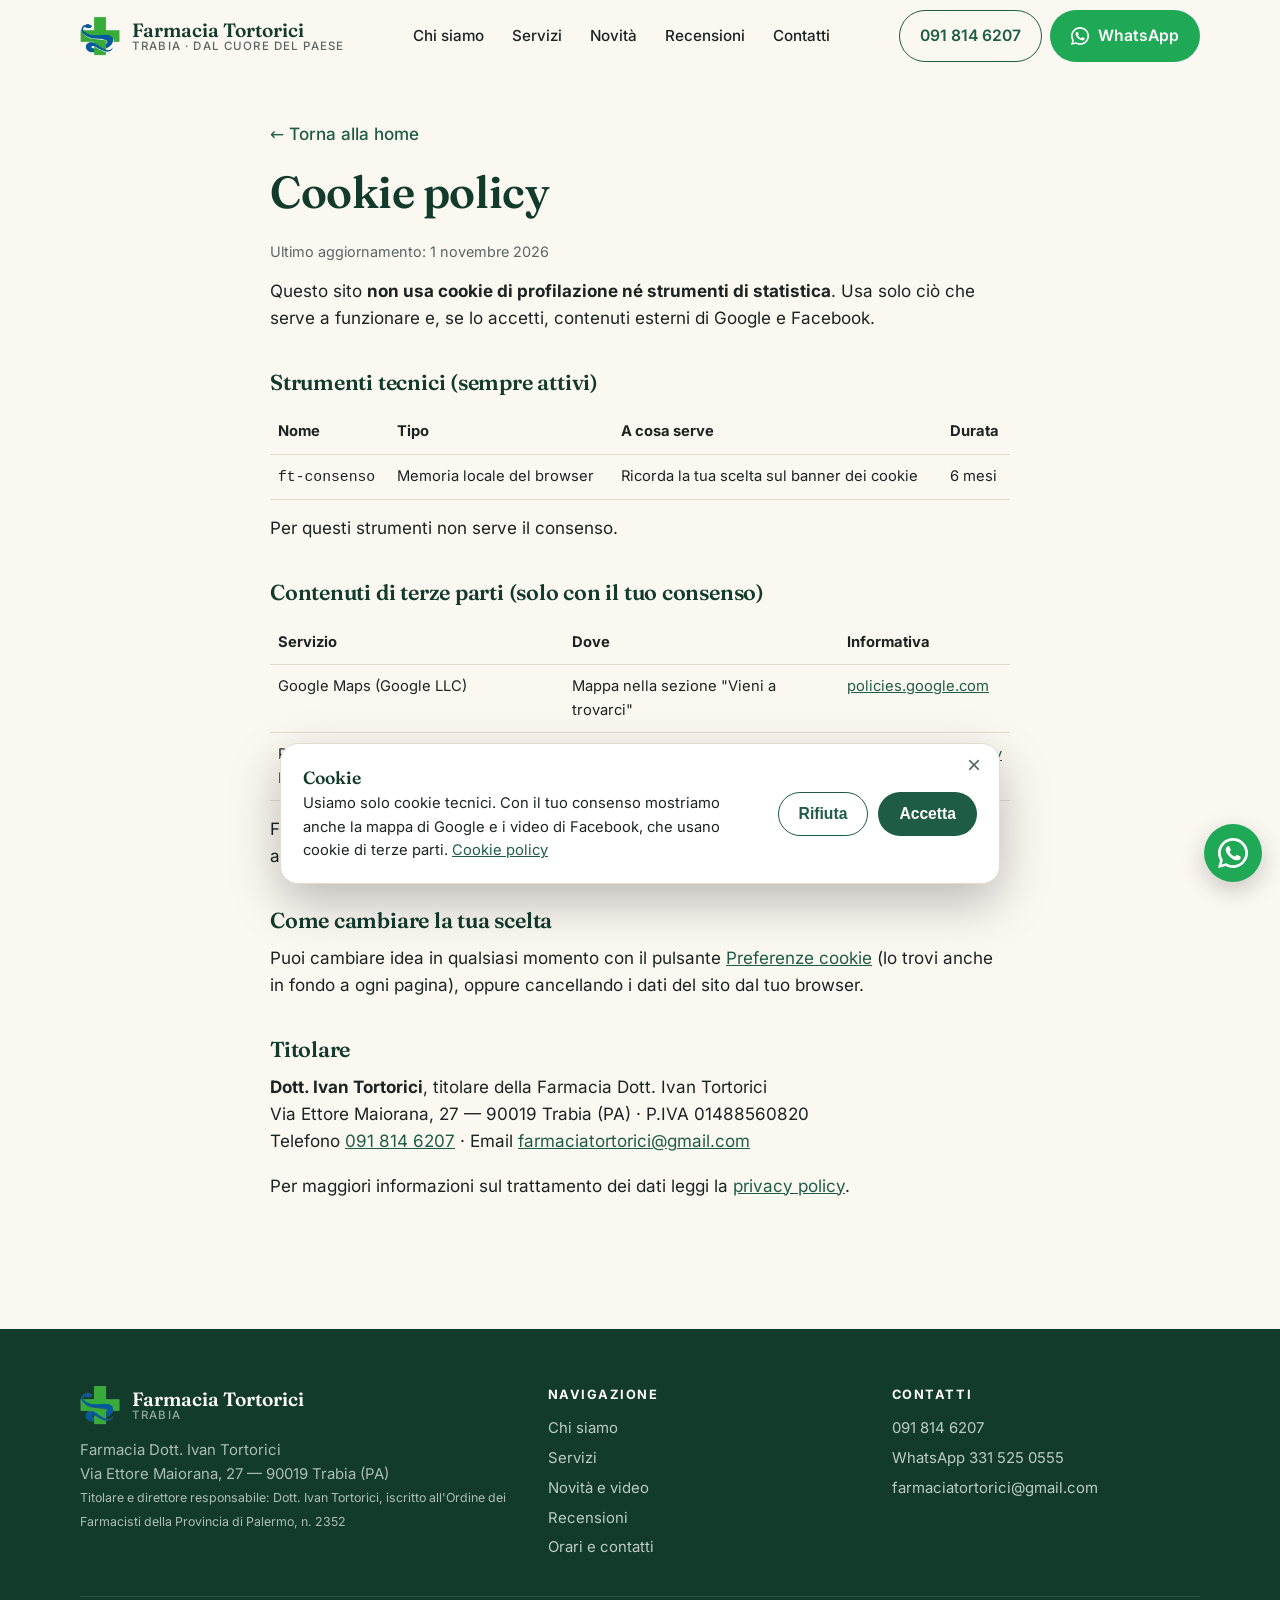
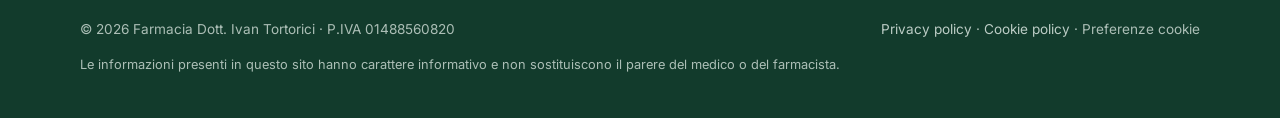
<file: cookie.html>
<!doctype html>
<html lang="it">
<head>
<meta charset="utf-8">
<meta name="viewport" content="width=device-width, initial-scale=1">
<title>Cookie · Farmacia Tortorici</title>
<meta name="description" content="Cookie policy del sito della Farmacia Dott. Ivan Tortorici, Trabia.">
<meta name="theme-color" content="#1f5c45">
<link rel="icon" type="image/png" href="img/favicon.png">
<link rel="preload" href="fonts/inter.woff2" as="font" type="font/woff2" crossorigin>
<link rel="preload" href="fonts/fraunces.woff2" as="font" type="font/woff2" crossorigin>
<link rel="stylesheet" href="style.css">
</head>
<body>
<a href="#main" class="skip">Vai al contenuto</a>
<header class="top" id="top">
  <div class="wrap nav">
    <a href="index.html" class="brand" aria-label="Farmacia Tortorici, torna all'inizio">
      <img class="brand-mark" src="img/logo-croce.png" alt="" width="40" height="40">
      <span class="brand-name">Farmacia Tortorici<small>Trabia · dal cuore del paese</small></span>
    </a>
    <ul class="menu" id="menu">
      <li><a href="index.html#chi-siamo">Chi siamo</a></li>
      <li><a href="index.html#servizi">Servizi</a></li>
      <li><a href="index.html#facebook">Novità</a></li>
      <li><a href="recensioni.html">Recensioni</a></li>
      <li><a href="index.html#orari">Contatti</a></li>
    </ul>
    <div class="nav-cta">
      <a class="btn btn-ghost" href="tel:+390918146207">091 814 6207</a>
      <a class="btn btn-wa" href="https://wa.me/393315250555" target="_blank" rel="noopener" aria-label="Scrivici su WhatsApp">
        <svg viewBox="0 0 24 24" fill="currentColor" aria-hidden="true"><path d="M17.5 14.4c-.3-.1-1.7-.8-2-.9-.3-.1-.5-.1-.7.1-.2.3-.8.9-.9 1.1-.2.2-.3.2-.6.1-.3-.1-1.2-.5-2.3-1.4-.9-.8-1.4-1.7-1.6-2-.2-.3 0-.5.1-.6l.4-.5c.1-.2.2-.3.3-.5.1-.2 0-.4 0-.5l-.9-2.2c-.2-.6-.5-.5-.7-.5h-.6c-.2 0-.5.1-.8.4-.3.3-1 1-1 2.5s1.1 2.9 1.2 3.1c.1.2 2.1 3.2 5.1 4.5.7.3 1.3.5 1.7.6.7.2 1.4.2 1.9.1.6-.1 1.7-.7 1.9-1.4.2-.7.2-1.2.2-1.4-.1-.1-.3-.2-.6-.3zM12 21.8c-1.8 0-3.5-.5-5-1.4l-.4-.2-3.7 1 1-3.6-.2-.4C2.7 15.6 2.2 13.8 2.2 12 2.2 6.6 6.6 2.2 12 2.2c2.6 0 5.1 1 6.9 2.9 1.8 1.8 2.9 4.3 2.9 6.9 0 5.4-4.4 9.8-9.8 9.8zM20.5 3.5C18.2 1.2 15.2 0 12 0 5.4 0 0 5.4 0 12c0 2.1.6 4.2 1.6 6L0 24l6.2-1.6c1.8 1 3.8 1.5 5.8 1.5 6.6 0 12-5.4 12-12 0-3.2-1.2-6.2-3.5-8.4z"/></svg>
        <span>WhatsApp</span>
      </a>
      <button class="burger" id="burger" aria-label="Apri menu" aria-expanded="false" aria-controls="menu">
        <svg viewBox="0 0 24 24" fill="none" stroke="currentColor" stroke-width="2" stroke-linecap="round"><path d="M4 7h16M4 12h16M4 17h16"/></svg>
      </button>
    </div>
  </div>
</header>

<main id="main">
<article class="legal-page">
<a href="index.html" style="text-decoration:none;font-weight:500">← Torna alla home</a>
<h1 style="margin-top:18px">Cookie policy</h1>
<p class="upd">Ultimo aggiornamento: 1 novembre 2026</p>
<p>Questo sito <strong>non usa cookie di profilazione né strumenti di statistica</strong>. Usa solo ciò che serve a funzionare e, se lo accetti, contenuti esterni di Google e Facebook.</p>

<h2>Strumenti tecnici (sempre attivi)</h2>
<table>
<tr><th>Nome</th><th>Tipo</th><th>A cosa serve</th><th>Durata</th></tr>
<tr><td><code>ft-consenso</code></td><td>Memoria locale del browser</td><td>Ricorda la tua scelta sul banner dei cookie</td><td>6 mesi</td></tr>
</table>
<p>Per questi strumenti non serve il consenso.</p>

<h2>Contenuti di terze parti (solo con il tuo consenso)</h2>
<table>
<tr><th>Servizio</th><th>Dove</th><th>Informativa</th></tr>
<tr><td>Google Maps (Google LLC)</td><td>Mappa nella sezione "Vieni a trovarci"</td><td><a href="https://policies.google.com/privacy" target="_blank" rel="noopener">policies.google.com</a></td></tr>
<tr><td>Post e video di Facebook (Meta Platforms Ireland Ltd.)</td><td>Sezione "In diretta dalla nostra pagina Facebook"</td><td><a href="https://www.facebook.com/privacy/policy/" target="_blank" rel="noopener">facebook.com/privacy</a></td></tr>
</table>
<p>Finché non accetti, al loro posto vedi un riquadro con un collegamento. Puoi usare il sito anche senza accettare.</p>

<h2>Come cambiare la tua scelta</h2>
<p>Puoi cambiare idea in qualsiasi momento con il pulsante <button type="button" class="linkbtn" data-cookie-prefs style="color:var(--link);text-decoration:underline">Preferenze cookie</button> (lo trovi anche in fondo a ogni pagina), oppure cancellando i dati del sito dal tuo browser.</p>

<h2>Titolare</h2>
<p><strong>Dott. Ivan Tortorici</strong>, titolare della Farmacia Dott. Ivan Tortorici<br>
Via Ettore Maiorana, 27 — 90019 Trabia (PA) · P.IVA 01488560820<br>
Telefono <a href="tel:+390918146207">091 814 6207</a> · Email <a href="mailto:farmaciatortorici@gmail.com">farmaciatortorici@gmail.com</a></p>
<p>Per maggiori informazioni sul trattamento dei dati leggi la <a href="privacy.html">privacy policy</a>.</p>
</article>
</main>

<footer>
  <div class="wrap">
    <div class="foot-grid">
      <div>
        <a href="#top" class="brand" style="margin-bottom:14px">
          <img class="brand-mark" src="img/logo-croce.png" alt="" width="40" height="40">
          <span class="brand-name">Farmacia Tortorici<small>Trabia</small></span>
        </a>
        <p>Farmacia Dott. Ivan Tortorici<br>Via Ettore Maiorana, 27 — 90019 Trabia (PA)<br><small>Titolare e direttore responsabile: Dott. Ivan Tortorici, iscritto all'Ordine dei Farmacisti della Provincia di Palermo, n. 2352</small></p>
      </div>
      <div>
        <h4>Navigazione</h4>
        <ul>
          <li><a href="index.html#chi-siamo">Chi siamo</a></li>
          <li><a href="index.html#servizi">Servizi</a></li>
          <li><a href="index.html#facebook">Novità e video</a></li>
          <li><a href="recensioni.html">Recensioni</a></li>
          <li><a href="index.html#orari">Orari e contatti</a></li>
        </ul>
      </div>
      <div>
        <h4>Contatti</h4>
        <ul>
          <li><a href="tel:+390918146207">091 814 6207</a></li>
          <li><a href="https://wa.me/393315250555">WhatsApp 331 525 0555</a></li>
          <li><a href="mailto:farmaciatortorici@gmail.com">farmaciatortorici@gmail.com</a></li>
        </ul>
      </div>
    </div>
    <div class="legal">
      <span>© <span id="year"></span> Farmacia Dott. Ivan Tortorici · P.IVA 01488560820</span>
      <span><a href="privacy.html">Privacy policy</a> · <a href="cookie.html">Cookie policy</a> · <button type="button" class="linkbtn" data-cookie-prefs>Preferenze cookie</button></span>
    </div>
    <p style="margin-top:14px;font-size:.8rem">Le informazioni presenti in questo sito hanno carattere informativo e non sostituiscono il parere del medico o del farmacista.</p>
  </div>
</footer>

<a class="fab" href="https://wa.me/393315250555" target="_blank" rel="noopener" aria-label="Scrivici su WhatsApp">
  <svg viewBox="0 0 24 24" fill="currentColor" aria-hidden="true"><path d="M17.5 14.4c-.3-.1-1.7-.8-2-.9-.3-.1-.5-.1-.7.1-.2.3-.8.9-.9 1.1-.2.2-.3.2-.6.1-.3-.1-1.2-.5-2.3-1.4-.9-.8-1.4-1.7-1.6-2-.2-.3 0-.5.1-.6l.4-.5c.1-.2.2-.3.3-.5.1-.2 0-.4 0-.5l-.9-2.2c-.2-.6-.5-.5-.7-.5h-.6c-.2 0-.5.1-.8.4-.3.3-1 1-1 2.5s1.1 2.9 1.2 3.1c.1.2 2.1 3.2 5.1 4.5.7.3 1.3.5 1.7.6.7.2 1.4.2 1.9.1.6-.1 1.7-.7 1.9-1.4.2-.7.2-1.2.2-1.4-.1-.1-.3-.2-.6-.3zM12 21.8c-1.8 0-3.5-.5-5-1.4l-.4-.2-3.7 1 1-3.6-.2-.4C2.7 15.6 2.2 13.8 2.2 12 2.2 6.6 6.6 2.2 12 2.2c2.6 0 5.1 1 6.9 2.9 1.8 1.8 2.9 4.3 2.9 6.9 0 5.4-4.4 9.8-9.8 9.8zM20.5 3.5C18.2 1.2 15.2 0 12 0 5.4 0 0 5.4 0 12c0 2.1.6 4.2 1.6 6L0 24l6.2-1.6c1.8 1 3.8 1.5 5.8 1.5 6.6 0 12-5.4 12-12 0-3.2-1.2-6.2-3.5-8.4z"/></svg>
</a>

<script>
document.getElementById("year").textContent = new Date().getFullYear();
const hdr = document.getElementById("top");
addEventListener("scroll", () => hdr.classList.toggle("scrolled", scrollY > 8), {passive:true});
const burger = document.getElementById("burger"), menu = document.getElementById("menu");
burger.addEventListener("click", () => { const o = menu.classList.toggle("open"); burger.setAttribute("aria-expanded", o); });
</script>
<script src="consent.js"></script>
</body>
</html>
</file>
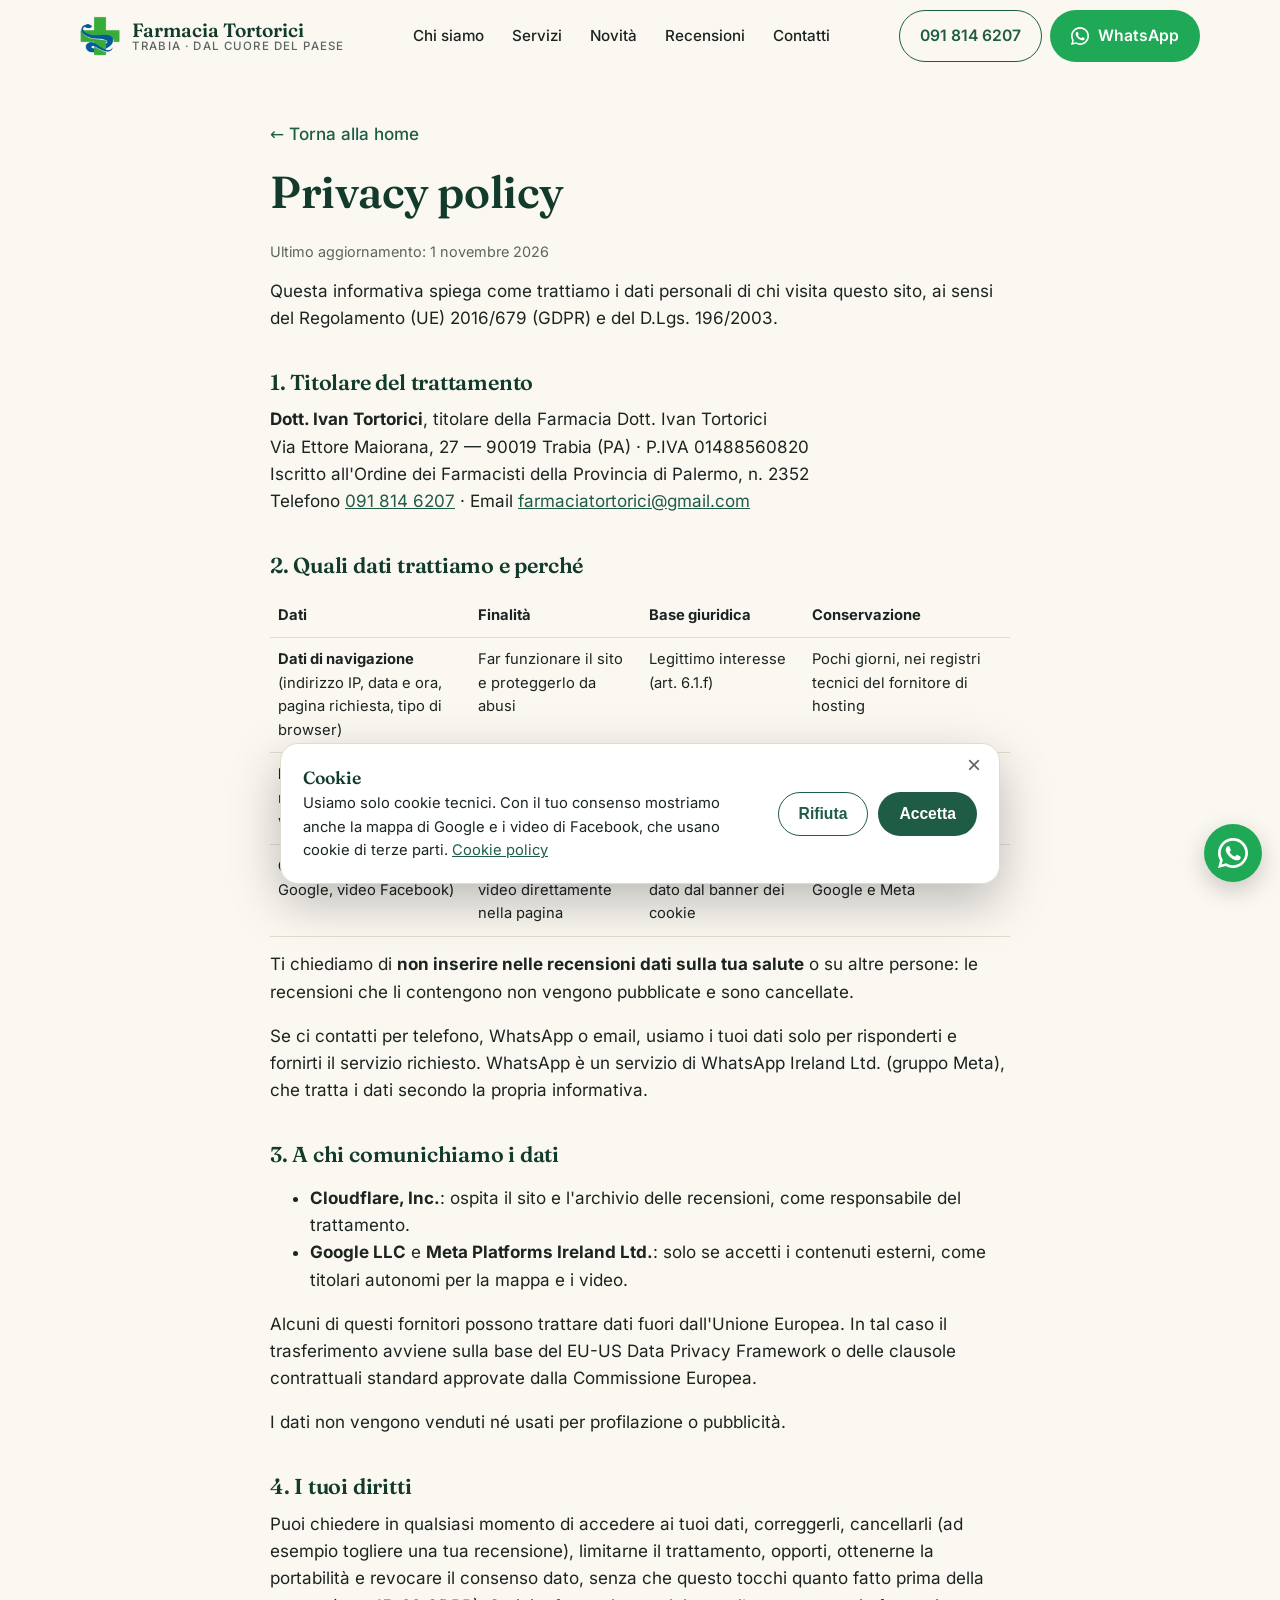
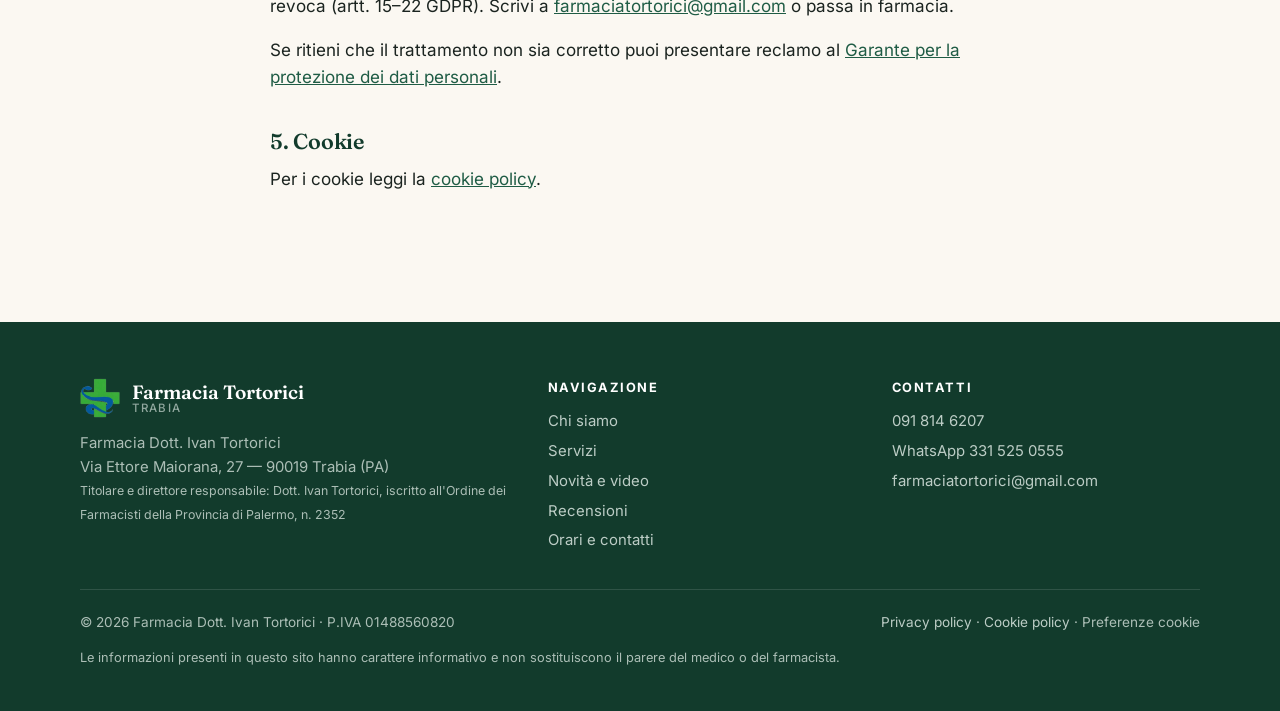
<file: privacy.html>
<!doctype html>
<html lang="it">
<head>
<meta charset="utf-8">
<meta name="viewport" content="width=device-width, initial-scale=1">
<title>Privacy · Farmacia Tortorici</title>
<meta name="description" content="Informativa privacy del sito della Farmacia Dott. Ivan Tortorici, Trabia.">
<meta name="theme-color" content="#1f5c45">
<link rel="icon" type="image/png" href="img/favicon.png">
<link rel="preload" href="fonts/inter.woff2" as="font" type="font/woff2" crossorigin>
<link rel="preload" href="fonts/fraunces.woff2" as="font" type="font/woff2" crossorigin>
<link rel="stylesheet" href="style.css">
</head>
<body>
<a href="#main" class="skip">Vai al contenuto</a>
<header class="top" id="top">
  <div class="wrap nav">
    <a href="index.html" class="brand" aria-label="Farmacia Tortorici, torna all'inizio">
      <img class="brand-mark" src="img/logo-croce.png" alt="" width="40" height="40">
      <span class="brand-name">Farmacia Tortorici<small>Trabia · dal cuore del paese</small></span>
    </a>
    <ul class="menu" id="menu">
      <li><a href="index.html#chi-siamo">Chi siamo</a></li>
      <li><a href="index.html#servizi">Servizi</a></li>
      <li><a href="index.html#facebook">Novità</a></li>
      <li><a href="recensioni.html">Recensioni</a></li>
      <li><a href="index.html#orari">Contatti</a></li>
    </ul>
    <div class="nav-cta">
      <a class="btn btn-ghost" href="tel:+390918146207">091 814 6207</a>
      <a class="btn btn-wa" href="https://wa.me/393315250555" target="_blank" rel="noopener" aria-label="Scrivici su WhatsApp">
        <svg viewBox="0 0 24 24" fill="currentColor" aria-hidden="true"><path d="M17.5 14.4c-.3-.1-1.7-.8-2-.9-.3-.1-.5-.1-.7.1-.2.3-.8.9-.9 1.1-.2.2-.3.2-.6.1-.3-.1-1.2-.5-2.3-1.4-.9-.8-1.4-1.7-1.6-2-.2-.3 0-.5.1-.6l.4-.5c.1-.2.2-.3.3-.5.1-.2 0-.4 0-.5l-.9-2.2c-.2-.6-.5-.5-.7-.5h-.6c-.2 0-.5.1-.8.4-.3.3-1 1-1 2.5s1.1 2.9 1.2 3.1c.1.2 2.1 3.2 5.1 4.5.7.3 1.3.5 1.7.6.7.2 1.4.2 1.9.1.6-.1 1.7-.7 1.9-1.4.2-.7.2-1.2.2-1.4-.1-.1-.3-.2-.6-.3zM12 21.8c-1.8 0-3.5-.5-5-1.4l-.4-.2-3.7 1 1-3.6-.2-.4C2.7 15.6 2.2 13.8 2.2 12 2.2 6.6 6.6 2.2 12 2.2c2.6 0 5.1 1 6.9 2.9 1.8 1.8 2.9 4.3 2.9 6.9 0 5.4-4.4 9.8-9.8 9.8zM20.5 3.5C18.2 1.2 15.2 0 12 0 5.4 0 0 5.4 0 12c0 2.1.6 4.2 1.6 6L0 24l6.2-1.6c1.8 1 3.8 1.5 5.8 1.5 6.6 0 12-5.4 12-12 0-3.2-1.2-6.2-3.5-8.4z"/></svg>
        <span>WhatsApp</span>
      </a>
      <button class="burger" id="burger" aria-label="Apri menu" aria-expanded="false" aria-controls="menu">
        <svg viewBox="0 0 24 24" fill="none" stroke="currentColor" stroke-width="2" stroke-linecap="round"><path d="M4 7h16M4 12h16M4 17h16"/></svg>
      </button>
    </div>
  </div>
</header>

<main id="main">
<article class="legal-page">
<a href="index.html" style="text-decoration:none;font-weight:500">← Torna alla home</a>
<h1 style="margin-top:18px">Privacy policy</h1>
<p class="upd">Ultimo aggiornamento: 1 novembre 2026</p>
<p>Questa informativa spiega come trattiamo i dati personali di chi visita questo sito, ai sensi del Regolamento (UE) 2016/679 (GDPR) e del D.Lgs. 196/2003.</p>

<h2>1. Titolare del trattamento</h2>
<p><strong>Dott. Ivan Tortorici</strong>, titolare della Farmacia Dott. Ivan Tortorici<br>
Via Ettore Maiorana, 27 — 90019 Trabia (PA) · P.IVA 01488560820<br>
Iscritto all'Ordine dei Farmacisti della Provincia di Palermo, n. 2352<br>
Telefono <a href="tel:+390918146207">091 814 6207</a> · Email <a href="mailto:farmaciatortorici@gmail.com">farmaciatortorici@gmail.com</a></p>

<h2>2. Quali dati trattiamo e perché</h2>
<table>
<tr><th>Dati</th><th>Finalità</th><th>Base giuridica</th><th>Conservazione</th></tr>
<tr><td><strong>Dati di navigazione</strong> (indirizzo IP, data e ora, pagina richiesta, tipo di browser)</td><td>Far funzionare il sito e proteggerlo da abusi</td><td>Legittimo interesse (art. 6.1.f)</td><td>Pochi giorni, nei registri tecnici del fornitore di hosting</td></tr>
<tr><td><strong>Recensioni</strong> inviate dal modulo (nome indicato, voto, testo)</td><td>Pubblicare l'opinione sul sito dopo la verifica dello staff</td><td>Consenso (art. 6.1.a), dato spuntando la casella del modulo</td><td>Finché la recensione resta pubblicata o fino alla revoca del consenso</td></tr>
<tr><td><strong>Contenuti esterni</strong> (mappa Google, video Facebook)</td><td>Mostrare mappa e video direttamente nella pagina</td><td>Consenso (art. 6.1.a), dato dal banner dei cookie</td><td>Secondo le policy di Google e Meta</td></tr>
</table>
<p>Ti chiediamo di <strong>non inserire nelle recensioni dati sulla tua salute</strong> o su altre persone: le recensioni che li contengono non vengono pubblicate e sono cancellate.</p>
<p>Se ci contatti per telefono, WhatsApp o email, usiamo i tuoi dati solo per risponderti e fornirti il servizio richiesto. WhatsApp è un servizio di WhatsApp Ireland Ltd. (gruppo Meta), che tratta i dati secondo la propria informativa.</p>

<h2>3. A chi comunichiamo i dati</h2>
<ul>
<li><strong>Cloudflare, Inc.</strong>: ospita il sito e l'archivio delle recensioni, come responsabile del trattamento.</li>
<li><strong>Google LLC</strong> e <strong>Meta Platforms Ireland Ltd.</strong>: solo se accetti i contenuti esterni, come titolari autonomi per la mappa e i video.</li>
</ul>
<p>Alcuni di questi fornitori possono trattare dati fuori dall'Unione Europea. In tal caso il trasferimento avviene sulla base del EU-US Data Privacy Framework o delle clausole contrattuali standard approvate dalla Commissione Europea.</p>
<p>I dati non vengono venduti né usati per profilazione o pubblicità.</p>

<h2>4. I tuoi diritti</h2>
<p>Puoi chiedere in qualsiasi momento di accedere ai tuoi dati, correggerli, cancellarli (ad esempio togliere una tua recensione), limitarne il trattamento, opporti, ottenerne la portabilità e revocare il consenso dato, senza che questo tocchi quanto fatto prima della revoca (artt. 15–22 GDPR). Scrivi a <a href="mailto:farmaciatortorici@gmail.com">farmaciatortorici@gmail.com</a> o passa in farmacia.</p>
<p>Se ritieni che il trattamento non sia corretto puoi presentare reclamo al <a href="https://www.garanteprivacy.it" target="_blank" rel="noopener">Garante per la protezione dei dati personali</a>.</p>

<h2>5. Cookie</h2>
<p>Per i cookie leggi la <a href="cookie.html">cookie policy</a>.</p>
</article>
</main>

<footer>
  <div class="wrap">
    <div class="foot-grid">
      <div>
        <a href="#top" class="brand" style="margin-bottom:14px">
          <img class="brand-mark" src="img/logo-croce.png" alt="" width="40" height="40">
          <span class="brand-name">Farmacia Tortorici<small>Trabia</small></span>
        </a>
        <p>Farmacia Dott. Ivan Tortorici<br>Via Ettore Maiorana, 27 — 90019 Trabia (PA)<br><small>Titolare e direttore responsabile: Dott. Ivan Tortorici, iscritto all'Ordine dei Farmacisti della Provincia di Palermo, n. 2352</small></p>
      </div>
      <div>
        <h4>Navigazione</h4>
        <ul>
          <li><a href="index.html#chi-siamo">Chi siamo</a></li>
          <li><a href="index.html#servizi">Servizi</a></li>
          <li><a href="index.html#facebook">Novità e video</a></li>
          <li><a href="recensioni.html">Recensioni</a></li>
          <li><a href="index.html#orari">Orari e contatti</a></li>
        </ul>
      </div>
      <div>
        <h4>Contatti</h4>
        <ul>
          <li><a href="tel:+390918146207">091 814 6207</a></li>
          <li><a href="https://wa.me/393315250555">WhatsApp 331 525 0555</a></li>
          <li><a href="mailto:farmaciatortorici@gmail.com">farmaciatortorici@gmail.com</a></li>
        </ul>
      </div>
    </div>
    <div class="legal">
      <span>© <span id="year"></span> Farmacia Dott. Ivan Tortorici · P.IVA 01488560820</span>
      <span><a href="privacy.html">Privacy policy</a> · <a href="cookie.html">Cookie policy</a> · <button type="button" class="linkbtn" data-cookie-prefs>Preferenze cookie</button></span>
    </div>
    <p style="margin-top:14px;font-size:.8rem">Le informazioni presenti in questo sito hanno carattere informativo e non sostituiscono il parere del medico o del farmacista.</p>
  </div>
</footer>

<a class="fab" href="https://wa.me/393315250555" target="_blank" rel="noopener" aria-label="Scrivici su WhatsApp">
  <svg viewBox="0 0 24 24" fill="currentColor" aria-hidden="true"><path d="M17.5 14.4c-.3-.1-1.7-.8-2-.9-.3-.1-.5-.1-.7.1-.2.3-.8.9-.9 1.1-.2.2-.3.2-.6.1-.3-.1-1.2-.5-2.3-1.4-.9-.8-1.4-1.7-1.6-2-.2-.3 0-.5.1-.6l.4-.5c.1-.2.2-.3.3-.5.1-.2 0-.4 0-.5l-.9-2.2c-.2-.6-.5-.5-.7-.5h-.6c-.2 0-.5.1-.8.4-.3.3-1 1-1 2.5s1.1 2.9 1.2 3.1c.1.2 2.1 3.2 5.1 4.5.7.3 1.3.5 1.7.6.7.2 1.4.2 1.9.1.6-.1 1.7-.7 1.9-1.4.2-.7.2-1.2.2-1.4-.1-.1-.3-.2-.6-.3zM12 21.8c-1.8 0-3.5-.5-5-1.4l-.4-.2-3.7 1 1-3.6-.2-.4C2.7 15.6 2.2 13.8 2.2 12 2.2 6.6 6.6 2.2 12 2.2c2.6 0 5.1 1 6.9 2.9 1.8 1.8 2.9 4.3 2.9 6.9 0 5.4-4.4 9.8-9.8 9.8zM20.5 3.5C18.2 1.2 15.2 0 12 0 5.4 0 0 5.4 0 12c0 2.1.6 4.2 1.6 6L0 24l6.2-1.6c1.8 1 3.8 1.5 5.8 1.5 6.6 0 12-5.4 12-12 0-3.2-1.2-6.2-3.5-8.4z"/></svg>
</a>

<script>
document.getElementById("year").textContent = new Date().getFullYear();
const hdr = document.getElementById("top");
addEventListener("scroll", () => hdr.classList.toggle("scrolled", scrollY > 8), {passive:true});
const burger = document.getElementById("burger"), menu = document.getElementById("menu");
burger.addEventListener("click", () => { const o = menu.classList.toggle("open"); burger.setAttribute("aria-expanded", o); });
</script>
<script src="consent.js"></script>
</body>
</html>
</file>
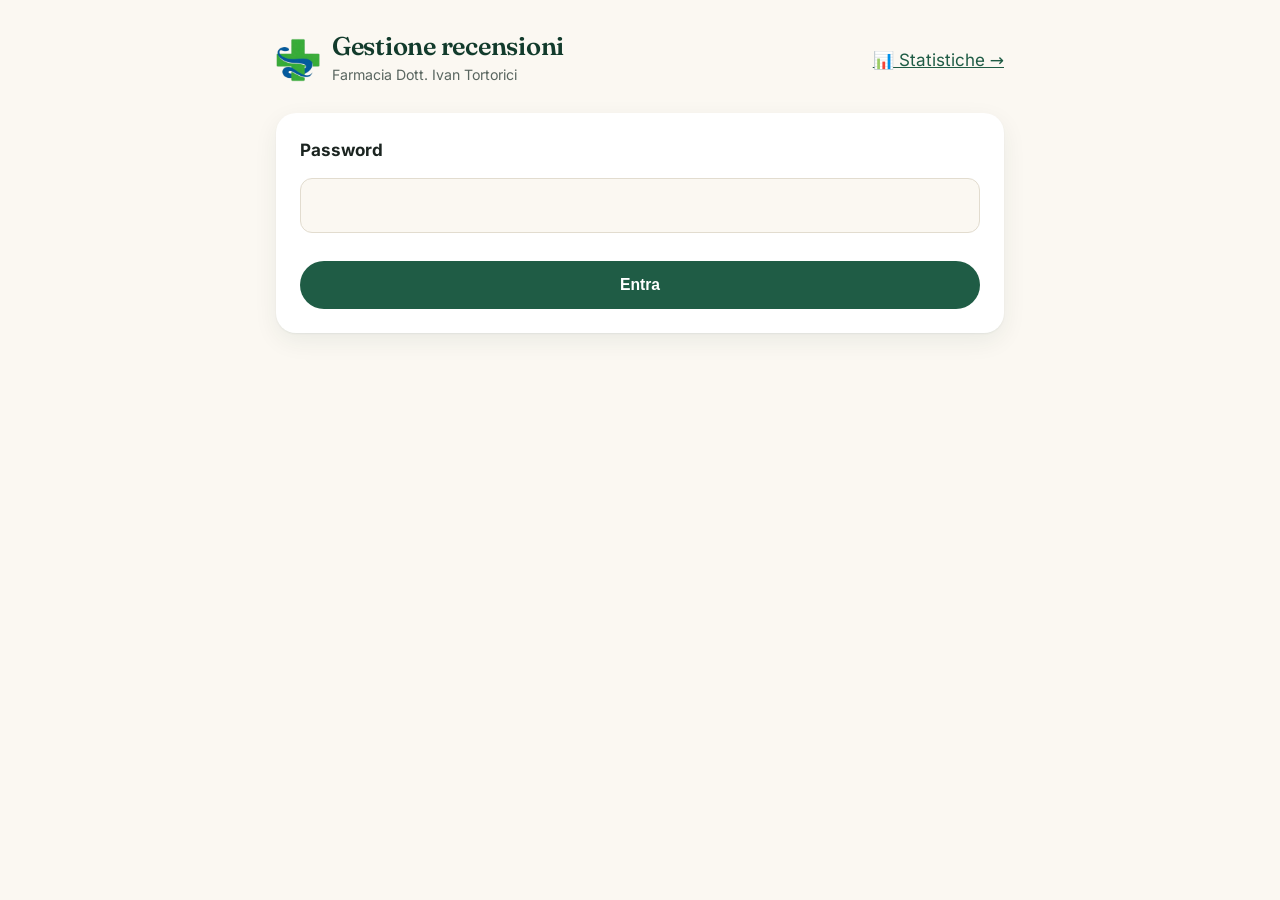
<file: public/admin.html>
<!doctype html>
<html lang="it">
<head>
<meta charset="utf-8">
<meta name="viewport" content="width=device-width, initial-scale=1">
<meta name="robots" content="noindex, nofollow">
<title>Gestione recensioni · Farmacia Tortorici</title>
<link rel="icon" type="image/png" href="img/favicon.png">
<link rel="stylesheet" href="style.css">
<style>
  .adm{max-width:760px;margin:0 auto;padding:32px 16px 80px}
  .adm header{display:flex;align-items:center;gap:12px;margin-bottom:24px}
  .adm header img{width:44px;height:44px}
  .adm h1{font-size:1.6rem;margin:0}
  .login{background:var(--card);border-radius:20px;padding:24px;box-shadow:var(--shadow);display:grid;gap:14px}
  .login input{font:inherit;font-size:16px;padding:14px;border:1.5px solid var(--line);border-radius:12px;background:var(--sand-50);color:var(--ink)}
  .tabs{display:flex;gap:8px;margin:0 0 18px}
  .tabs button{flex:1;padding:12px;border-radius:12px;border:1.5px solid var(--line);background:var(--card);font:inherit;font-weight:600;color:var(--ink);cursor:pointer}
  .tabs button[aria-pressed="true"]{background:var(--green-700);border-color:var(--green-700);color:#fff}
  .item{background:var(--card);border-radius:16px;padding:18px;box-shadow:var(--shadow);margin-bottom:12px;display:grid;gap:8px}
  .item p{margin:0}
  .item small{color:var(--muted)}
  .acts{display:flex;gap:8px;flex-wrap:wrap;margin-top:4px}
  .acts .btn{flex:1;justify-content:center;padding:12px}
  .btn-danger{border:1.5px solid #c0392b;color:#c0392b;background:transparent}
  .empty{color:var(--muted);text-align:center;padding:30px 0}
  .msg{color:#c0392b;margin:0}
.risp{margin:8px 0 0;padding:10px 12px;background:#eef7f1;border-left:3px solid #2e9e6a;border-radius:8px;font-size:.92rem}
</style>
</head>
<body>
<main class="adm">
  <header><img src="img/logo-croce.png" alt=""><div><h1>Gestione recensioni</h1><small style="color:var(--muted)">Farmacia Dott. Ivan Tortorici</small></div><a href="statistiche.html" style="margin-left:auto">📊 Statistiche →</a></header>

  <form class="login" id="login">
    <label for="pw"><strong>Password</strong></label>
    <input type="password" id="pw" autocomplete="current-password" required>
    <p class="msg" id="msg"></p>
    <button class="btn btn-primary" style="justify-content:center;padding:14px">Entra</button>
  </form>

  <section id="app" hidden>
    <div class="tabs">
      <button type="button" data-tab="in_attesa" aria-pressed="true">Da approvare <span id="n1"></span></button>
      <button type="button" data-tab="pubblicata" aria-pressed="false">Pubblicate <span id="n2"></span></button>
    </div>
    <div id="list"></div>
    <p style="text-align:center;margin-top:24px"><button type="button" class="linkbtn" id="esci" style="color:var(--muted)">Esci</button></p>
  </section>
</main>

<script>
const $ = id => document.getElementById(id);
const esc = t => String(t).replace(/[&<>"]/g, c => ({"&":"&amp;","<":"&lt;",">":"&gt;",'"':"&quot;"}[c]));
let pw = sessionStorage.getItem("ft-admin") || "", tab = "in_attesa", rows = [];

async function api(method, body){
  const r = await fetch("/api/admin/recensioni", { method, headers: { "authorization": "Bearer " + pw, "content-type": "application/json" }, body: body && JSON.stringify(body) });
  if (r.status === 401) throw new Error("Password errata.");
  if (!r.ok) throw new Error("Errore del server, riprova.");
  return r.json();
}
async function carica(){
  rows = await api("GET");
  $("login").hidden = true; $("app").hidden = false;
  render();
}
function render(){
  const pend = rows.filter(r => r.stato === "in_attesa"), pub = rows.filter(r => r.stato === "pubblicata");
  $("n1").textContent = `(${pend.length})`; $("n2").textContent = `(${pub.length})`;
  const list = tab === "in_attesa" ? pend : pub;
  $("list").innerHTML = list.length ? list.map(r => `
    <div class="item" data-id="${r.id}">
      <div class="rstars">${"★".repeat(r.stelle)}<span class="off">${"★".repeat(5 - r.stelle)}</span></div>
      <p>«${esc(r.testo)}»</p>
      <small><b>${esc(r.nome)}</b> · ${new Date(r.data).toLocaleString("it-IT")}</small>
      ${r.risposta ? `<p class="risp"><b>Risposta automatica:</b> ${esc(r.risposta)}</p>` : ""}
      <div class="acts">${tab === "in_attesa"
        ? '<button class="btn btn-primary" data-a="approva">Approva</button><button class="btn btn-danger" data-a="elimina">Elimina</button>'
        : '<button class="btn btn-ghost" data-a="nascondi">Nascondi</button><button class="btn btn-danger" data-a="elimina">Elimina</button>'}</div>
    </div>`).join("") : `<p class="empty">${tab === "in_attesa" ? "Nessuna recensione da approvare." : "Nessuna recensione pubblicata dal sito."}</p>`;
}
$("login").addEventListener("submit", async e => {
  e.preventDefault(); pw = $("pw").value; $("msg").textContent = "";
  try { await carica(); sessionStorage.setItem("ft-admin", pw); } catch (x) { $("msg").textContent = x.message; }
});
document.querySelectorAll("[data-tab]").forEach(b => b.onclick = () => {
  tab = b.dataset.tab;
  document.querySelectorAll("[data-tab]").forEach(x => x.setAttribute("aria-pressed", x === b));
  render();
});
$("list").addEventListener("click", async e => {
  const b = e.target.closest("button[data-a]"); if (!b) return;
  if (b.dataset.a === "elimina" && !confirm("Eliminare definitivamente questa recensione?")) return;
  b.disabled = true;
  try { await api("POST", { id: +b.closest(".item").dataset.id, azione: b.dataset.a }); await carica(); }
  catch (x) { alert(x.message); b.disabled = false; }
});
$("esci").onclick = () => { sessionStorage.removeItem("ft-admin"); location.reload(); };
if (pw) carica().catch(() => sessionStorage.removeItem("ft-admin"));
</script>
</body>
</html>
</file>
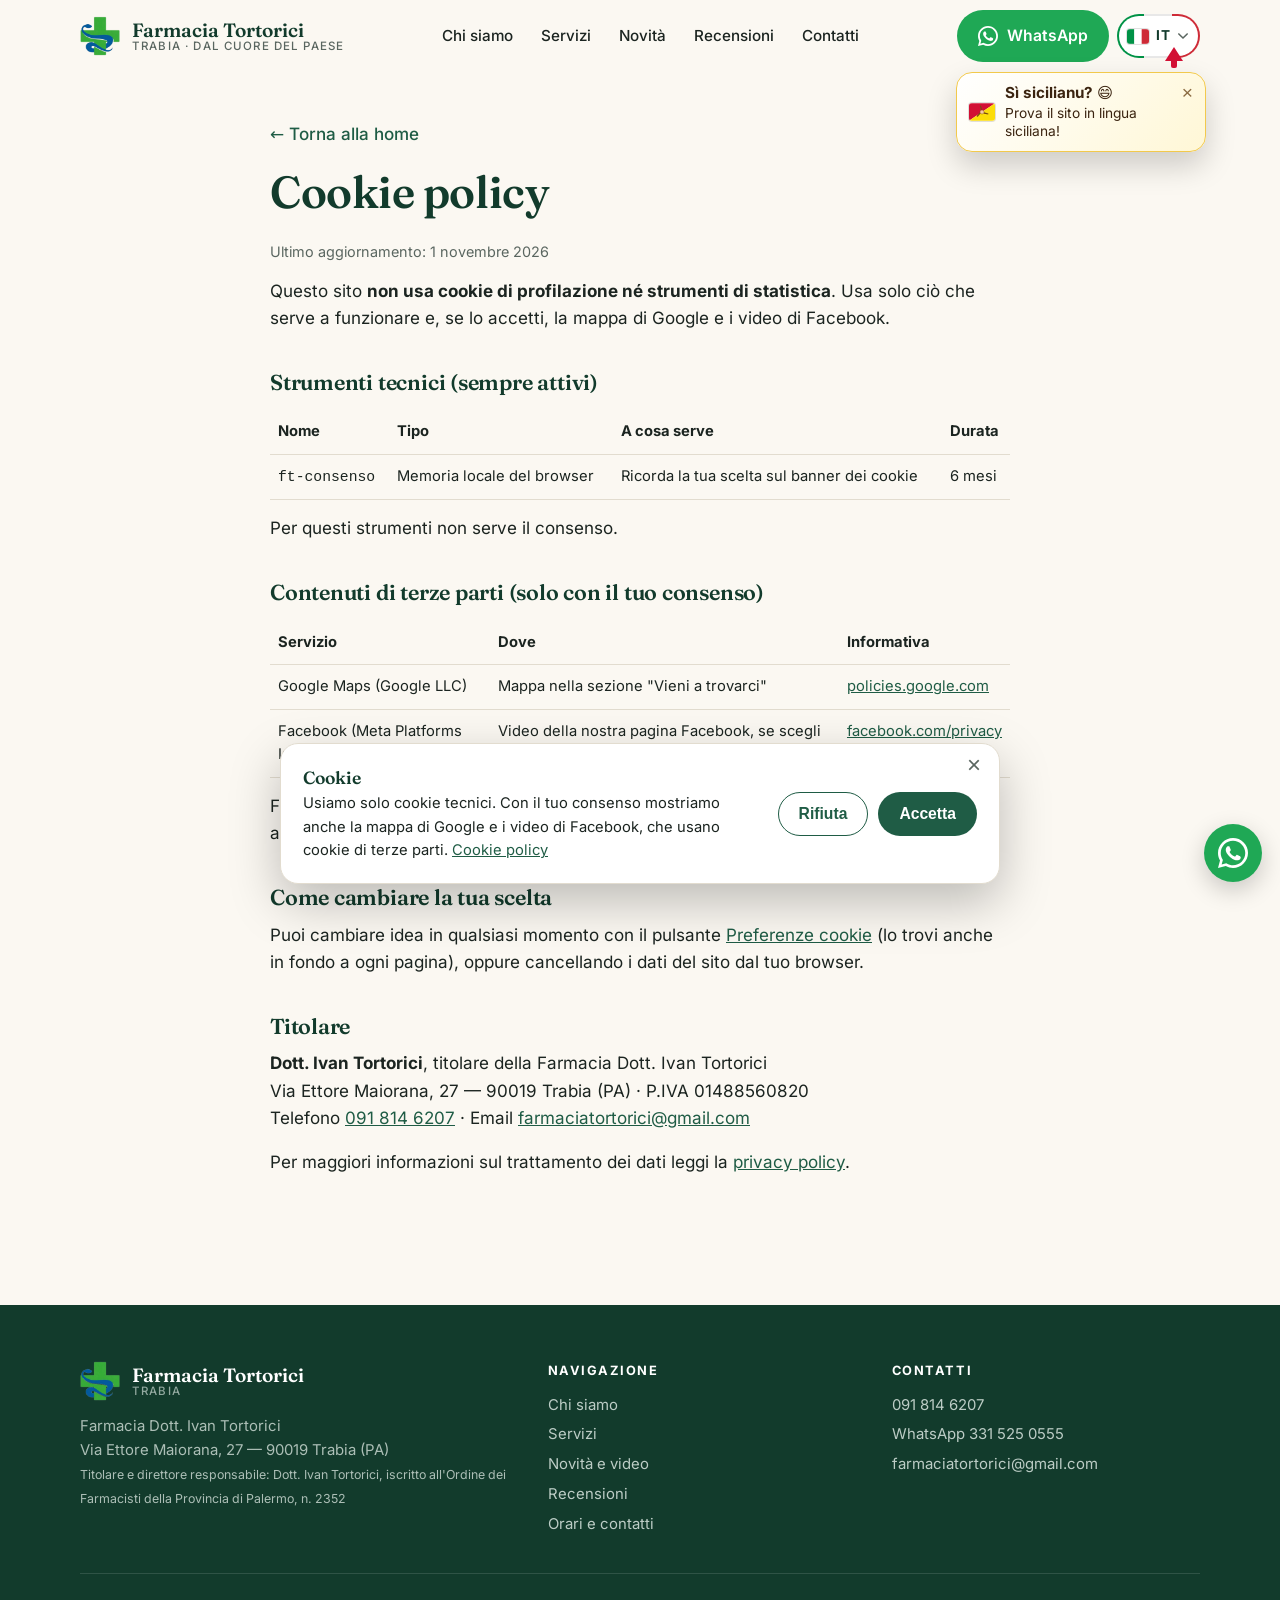
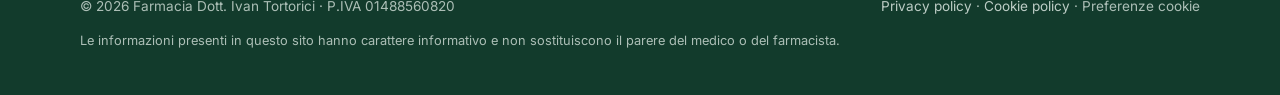
<file: public/cookie.html>
<!doctype html>
<html lang="it">
<head>
<meta charset="utf-8">
<link rel="canonical" href="https://farmaciatortorici.com/cookie.html">
<meta name="viewport" content="width=device-width, initial-scale=1">
<title>Cookie · Farmacia Tortorici</title>
<meta name="description" content="Cookie policy del sito della Farmacia Dott. Ivan Tortorici, Trabia.">
<meta name="theme-color" content="#1f5c45">
<link rel="icon" type="image/png" href="img/favicon.png">
<link rel="preload" href="fonts/inter.woff2" as="font" type="font/woff2" crossorigin>
<link rel="preload" href="fonts/fraunces.woff2" as="font" type="font/woff2" crossorigin>
<script src="i18n.js?v=17"></script>
<link rel="stylesheet" href="style.css?v=59">
</head>
<body>
<a href="#main" class="skip">Vai al contenuto</a>
<header class="top" id="top">
  <div class="wrap nav">
    <a href="index.html" class="brand" aria-label="Farmacia Tortorici, torna all'inizio">
      <img class="brand-mark" src="img/logo-croce.png" alt="" width="40" height="40">
      <span class="brand-name">Farmacia Tortorici<small>Trabia · dal cuore del paese</small></span>
    </a>
    <ul class="menu" id="menu">
      <li><a href="index.html#chi-siamo">Chi siamo</a></li>
      <li><a href="index.html#servizi">Servizi</a></li>
      <li><a href="index.html#facebook">Novità</a></li>
      <li><a href="recensioni.html">Recensioni</a></li>
      <li><a href="index.html#orari">Contatti</a></li>
    </ul>
    <div class="nav-cta">
      <a class="btn btn-ghost" href="tel:+390918146207">091 814 6207</a>
      <a class="btn btn-wa" href="https://wa.me/393315250555" target="_blank" rel="noopener" aria-label="Scrivici su WhatsApp">
        <svg viewBox="0 0 24 24" fill="currentColor" aria-hidden="true"><path d="M17.5 14.4c-.3-.1-1.7-.8-2-.9-.3-.1-.5-.1-.7.1-.2.3-.8.9-.9 1.1-.2.2-.3.2-.6.1-.3-.1-1.2-.5-2.3-1.4-.9-.8-1.4-1.7-1.6-2-.2-.3 0-.5.1-.6l.4-.5c.1-.2.2-.3.3-.5.1-.2 0-.4 0-.5l-.9-2.2c-.2-.6-.5-.5-.7-.5h-.6c-.2 0-.5.1-.8.4-.3.3-1 1-1 2.5s1.1 2.9 1.2 3.1c.1.2 2.1 3.2 5.1 4.5.7.3 1.3.5 1.7.6.7.2 1.4.2 1.9.1.6-.1 1.7-.7 1.9-1.4.2-.7.2-1.2.2-1.4-.1-.1-.3-.2-.6-.3zM12 21.8c-1.8 0-3.5-.5-5-1.4l-.4-.2-3.7 1 1-3.6-.2-.4C2.7 15.6 2.2 13.8 2.2 12 2.2 6.6 6.6 2.2 12 2.2c2.6 0 5.1 1 6.9 2.9 1.8 1.8 2.9 4.3 2.9 6.9 0 5.4-4.4 9.8-9.8 9.8zM20.5 3.5C18.2 1.2 15.2 0 12 0 5.4 0 0 5.4 0 12c0 2.1.6 4.2 1.6 6L0 24l6.2-1.6c1.8 1 3.8 1.5 5.8 1.5 6.6 0 12-5.4 12-12 0-3.2-1.2-6.2-3.5-8.4z"/></svg>
        <span>WhatsApp</span>
      </a>
      <button class="burger" id="burger" aria-label="Apri menu" aria-expanded="false" aria-controls="menu">
        <svg viewBox="0 0 24 24" fill="none" stroke="currentColor" stroke-width="2" stroke-linecap="round"><path d="M4 7h16M4 12h16M4 17h16"/></svg>
      </button>
    </div>
  </div>
</header>

<main id="main">
<article class="legal-page">
<a href="index.html" style="text-decoration:none;font-weight:500">← Torna alla home</a>
<h1 style="margin-top:18px">Cookie policy</h1>
<p class="upd">Ultimo aggiornamento: 1 novembre 2026</p>
<p>Questo sito <strong>non usa cookie di profilazione né strumenti di statistica</strong>. Usa solo ciò che serve a funzionare e, se lo accetti, la mappa di Google e i video di Facebook.</p>

<h2>Strumenti tecnici (sempre attivi)</h2>
<table>
<tr><th>Nome</th><th>Tipo</th><th>A cosa serve</th><th>Durata</th></tr>
<tr><td><code>ft-consenso</code></td><td>Memoria locale del browser</td><td>Ricorda la tua scelta sul banner dei cookie</td><td>6 mesi</td></tr>
</table>
<p>Per questi strumenti non serve il consenso.</p>

<h2>Contenuti di terze parti (solo con il tuo consenso)</h2>
<table>
<tr><th>Servizio</th><th>Dove</th><th>Informativa</th></tr>
<tr><td>Google Maps (Google LLC)</td><td>Mappa nella sezione "Vieni a trovarci"</td><td><a href="https://policies.google.com/privacy" target="_blank" rel="noopener">policies.google.com</a></td></tr>
<tr><td>Facebook (Meta Platforms Ireland Ltd.)</td><td>Video della nostra pagina Facebook, se scegli di guardarli sul sito</td><td><a href="https://www.facebook.com/privacy/policy/" target="_blank" rel="noopener">facebook.com/privacy</a></td></tr>
</table>
<p>Finché non accetti, al loro posto vedi un riquadro con un collegamento. Puoi usare il sito anche senza accettare.</p>

<h2>Come cambiare la tua scelta</h2>
<p>Puoi cambiare idea in qualsiasi momento con il pulsante <button type="button" class="linkbtn" data-cookie-prefs style="color:var(--link);text-decoration:underline">Preferenze cookie</button> (lo trovi anche in fondo a ogni pagina), oppure cancellando i dati del sito dal tuo browser.</p>

<h2>Titolare</h2>
<p><strong>Dott. Ivan Tortorici</strong>, titolare della Farmacia Dott. Ivan Tortorici<br>
Via Ettore Maiorana, 27 — 90019 Trabia (PA) · P.IVA 01488560820<br>
Telefono <a href="tel:+390918146207">091 814 6207</a> · Email <a href="mailto:farmaciatortorici@gmail.com">farmaciatortorici@gmail.com</a></p>
<p>Per maggiori informazioni sul trattamento dei dati leggi la <a href="privacy.html">privacy policy</a>.</p>
</article>
</main>

<footer>
  <div class="wrap">
    <div class="foot-grid">
      <div>
        <a href="#top" class="brand" style="margin-bottom:14px">
          <img class="brand-mark" src="img/logo-croce.png" alt="" width="40" height="40">
          <span class="brand-name">Farmacia Tortorici<small>Trabia</small></span>
        </a>
        <p>Farmacia Dott. Ivan Tortorici<br>Via Ettore Maiorana, 27 — 90019 Trabia (PA)<br><small>Titolare e direttore responsabile: Dott. Ivan Tortorici, iscritto all'Ordine dei Farmacisti della Provincia di Palermo, n. 2352</small></p>
      </div>
      <div>
        <h4>Navigazione</h4>
        <ul>
          <li><a href="index.html#chi-siamo">Chi siamo</a></li>
          <li><a href="index.html#servizi">Servizi</a></li>
          <li><a href="index.html#facebook">Novità e video</a></li>
          <li><a href="recensioni.html">Recensioni</a></li>
          <li><a href="index.html#orari">Orari e contatti</a></li>
        </ul>
      </div>
      <div>
        <h4>Contatti</h4>
        <ul>
          <li><a href="tel:+390918146207">091 814 6207</a></li>
          <li><a href="https://wa.me/393315250555">WhatsApp 331 525 0555</a></li>
          <li><a href="mailto:farmaciatortorici@gmail.com">farmaciatortorici@gmail.com</a></li>
        </ul>
      </div>
    </div>
    <div class="legal">
      <span>© <span id="year"></span> Farmacia Dott. Ivan Tortorici · P.IVA 01488560820</span>
      <span><a href="privacy.html">Privacy policy</a> · <a href="cookie.html">Cookie policy</a> · <button type="button" class="linkbtn" data-cookie-prefs>Preferenze cookie</button></span>
    </div>
    <p style="margin-top:14px;font-size:.8rem">Le informazioni presenti in questo sito hanno carattere informativo e non sostituiscono il parere del medico o del farmacista.</p>
  </div>
</footer>

<a class="fab" href="https://wa.me/393315250555" target="_blank" rel="noopener" aria-label="Scrivici su WhatsApp">
  <svg viewBox="0 0 24 24" fill="currentColor" aria-hidden="true"><path d="M17.5 14.4c-.3-.1-1.7-.8-2-.9-.3-.1-.5-.1-.7.1-.2.3-.8.9-.9 1.1-.2.2-.3.2-.6.1-.3-.1-1.2-.5-2.3-1.4-.9-.8-1.4-1.7-1.6-2-.2-.3 0-.5.1-.6l.4-.5c.1-.2.2-.3.3-.5.1-.2 0-.4 0-.5l-.9-2.2c-.2-.6-.5-.5-.7-.5h-.6c-.2 0-.5.1-.8.4-.3.3-1 1-1 2.5s1.1 2.9 1.2 3.1c.1.2 2.1 3.2 5.1 4.5.7.3 1.3.5 1.7.6.7.2 1.4.2 1.9.1.6-.1 1.7-.7 1.9-1.4.2-.7.2-1.2.2-1.4-.1-.1-.3-.2-.6-.3zM12 21.8c-1.8 0-3.5-.5-5-1.4l-.4-.2-3.7 1 1-3.6-.2-.4C2.7 15.6 2.2 13.8 2.2 12 2.2 6.6 6.6 2.2 12 2.2c2.6 0 5.1 1 6.9 2.9 1.8 1.8 2.9 4.3 2.9 6.9 0 5.4-4.4 9.8-9.8 9.8zM20.5 3.5C18.2 1.2 15.2 0 12 0 5.4 0 0 5.4 0 12c0 2.1.6 4.2 1.6 6L0 24l6.2-1.6c1.8 1 3.8 1.5 5.8 1.5 6.6 0 12-5.4 12-12 0-3.2-1.2-6.2-3.5-8.4z"/></svg>
</a>

<script>
document.getElementById("year").textContent = new Date().getFullYear();
const hdr = document.getElementById("top");
addEventListener("scroll", () => hdr.classList.toggle("scrolled", scrollY > 8), {passive:true});
const burger = document.getElementById("burger"), menu = document.getElementById("menu");
burger.addEventListener("click", () => { const o = menu.classList.toggle("open"); burger.setAttribute("aria-expanded", o); });
</script>
<script src="consent.js?v=2"></script>
<script src="statistiche.js?v=2" defer></script>
</body>
</html>
</file>
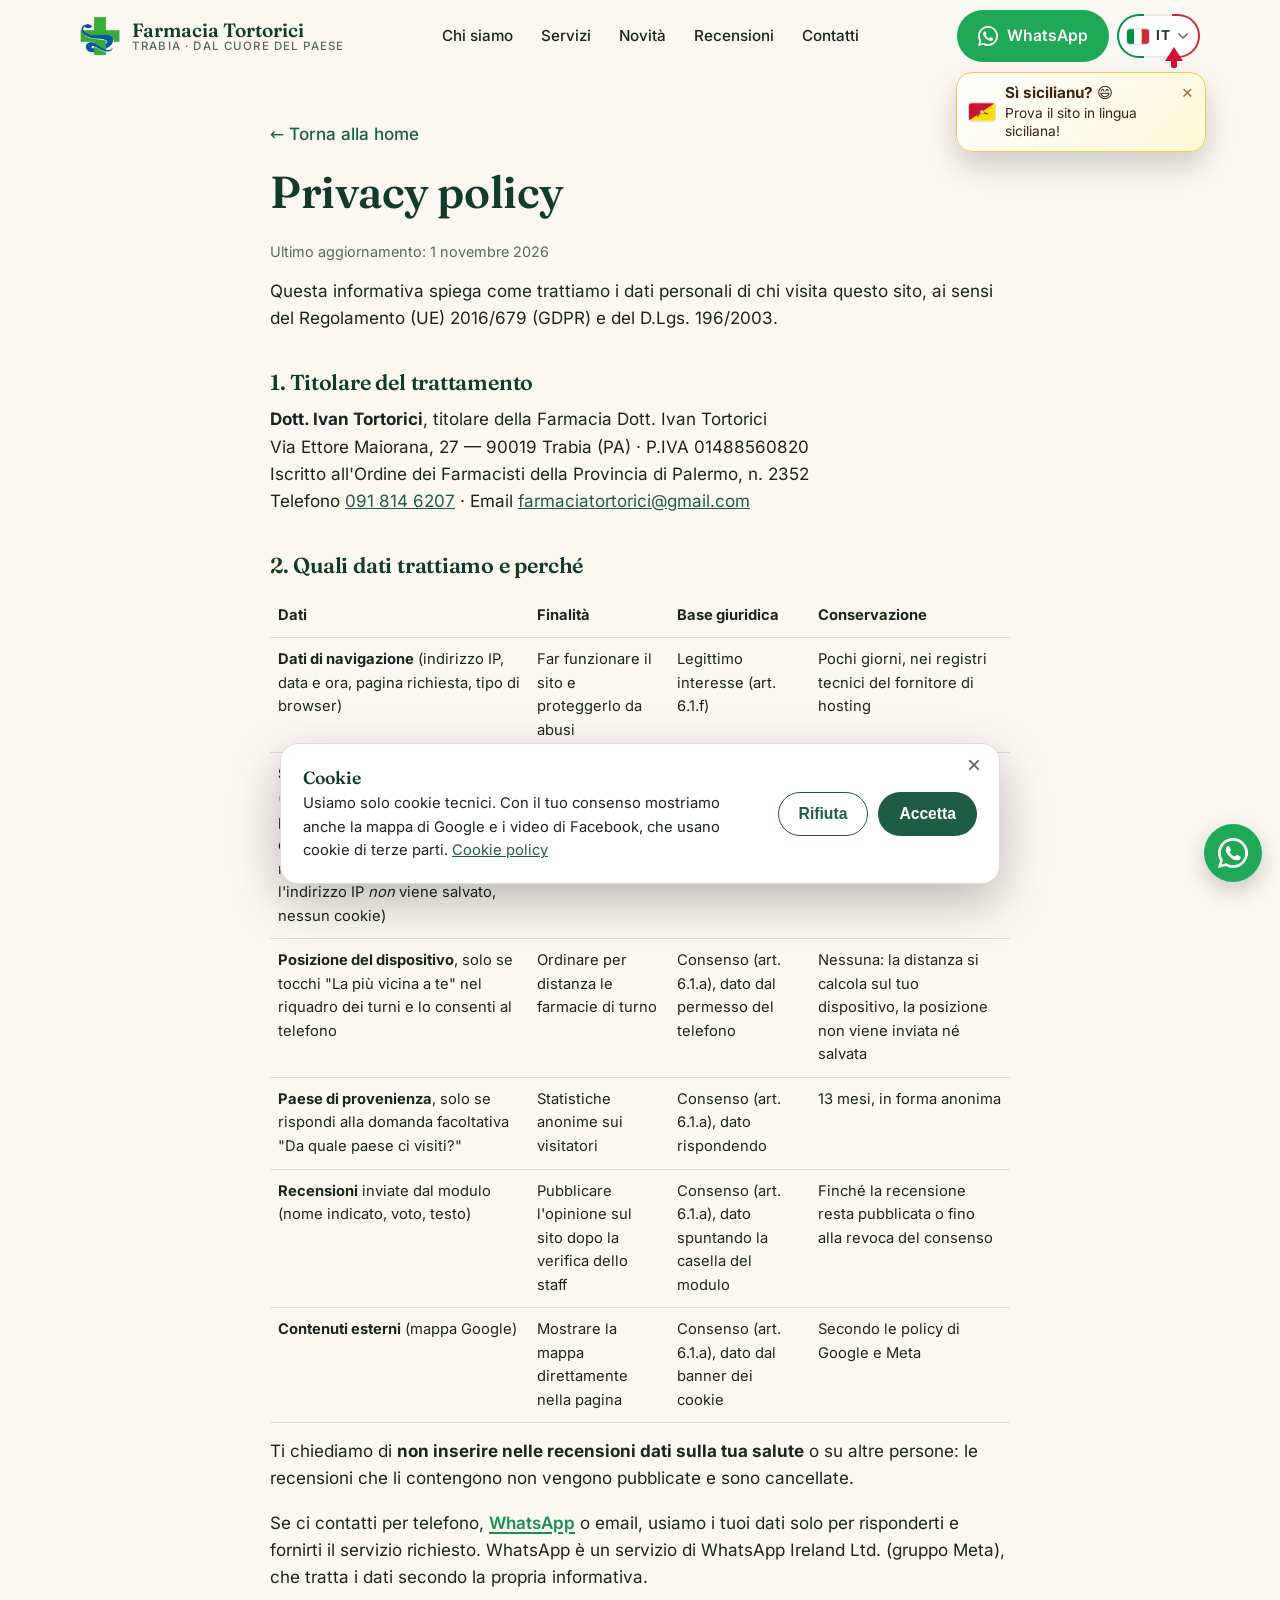
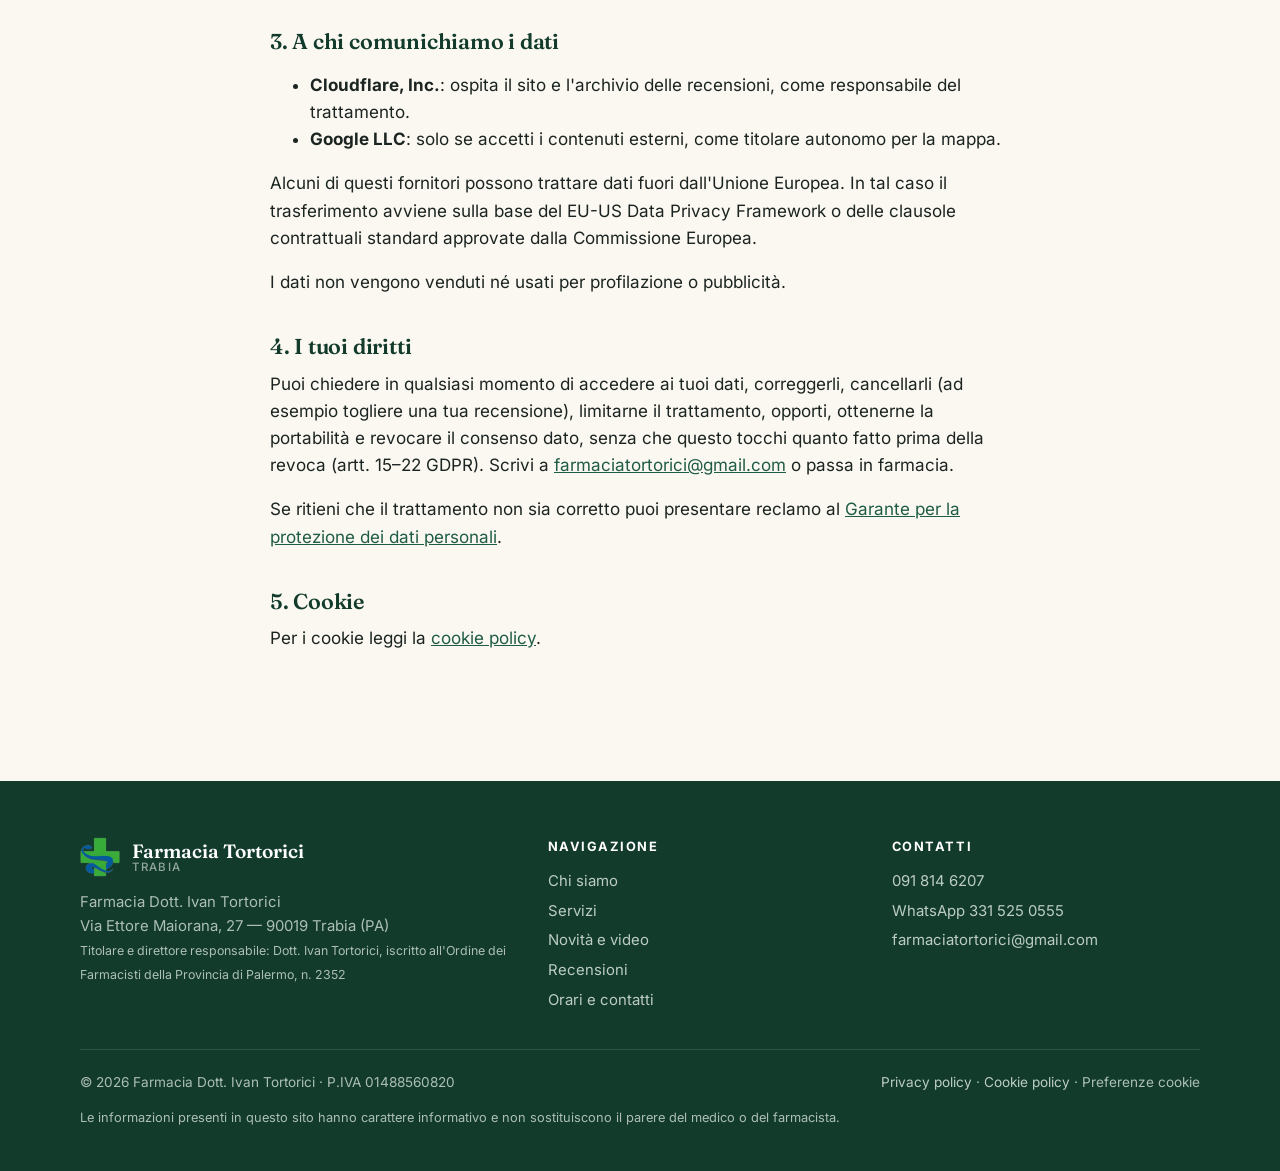
<file: public/privacy.html>
<!doctype html>
<html lang="it">
<head>
<meta charset="utf-8">
<link rel="canonical" href="https://farmaciatortorici.com/privacy.html">
<meta name="viewport" content="width=device-width, initial-scale=1">
<title>Privacy · Farmacia Tortorici</title>
<meta name="description" content="Informativa privacy del sito della Farmacia Dott. Ivan Tortorici, Trabia.">
<meta name="theme-color" content="#1f5c45">
<link rel="icon" type="image/png" href="img/favicon.png">
<link rel="preload" href="fonts/inter.woff2" as="font" type="font/woff2" crossorigin>
<link rel="preload" href="fonts/fraunces.woff2" as="font" type="font/woff2" crossorigin>
<script src="i18n.js?v=17"></script>
<link rel="stylesheet" href="style.css?v=59">
</head>
<body>
<a href="#main" class="skip">Vai al contenuto</a>
<header class="top" id="top">
  <div class="wrap nav">
    <a href="index.html" class="brand" aria-label="Farmacia Tortorici, torna all'inizio">
      <img class="brand-mark" src="img/logo-croce.png" alt="" width="40" height="40">
      <span class="brand-name">Farmacia Tortorici<small>Trabia · dal cuore del paese</small></span>
    </a>
    <ul class="menu" id="menu">
      <li><a href="index.html#chi-siamo">Chi siamo</a></li>
      <li><a href="index.html#servizi">Servizi</a></li>
      <li><a href="index.html#facebook">Novità</a></li>
      <li><a href="recensioni.html">Recensioni</a></li>
      <li><a href="index.html#orari">Contatti</a></li>
    </ul>
    <div class="nav-cta">
      <a class="btn btn-ghost" href="tel:+390918146207">091 814 6207</a>
      <a class="btn btn-wa" href="https://wa.me/393315250555" target="_blank" rel="noopener" aria-label="Scrivici su WhatsApp">
        <svg viewBox="0 0 24 24" fill="currentColor" aria-hidden="true"><path d="M17.5 14.4c-.3-.1-1.7-.8-2-.9-.3-.1-.5-.1-.7.1-.2.3-.8.9-.9 1.1-.2.2-.3.2-.6.1-.3-.1-1.2-.5-2.3-1.4-.9-.8-1.4-1.7-1.6-2-.2-.3 0-.5.1-.6l.4-.5c.1-.2.2-.3.3-.5.1-.2 0-.4 0-.5l-.9-2.2c-.2-.6-.5-.5-.7-.5h-.6c-.2 0-.5.1-.8.4-.3.3-1 1-1 2.5s1.1 2.9 1.2 3.1c.1.2 2.1 3.2 5.1 4.5.7.3 1.3.5 1.7.6.7.2 1.4.2 1.9.1.6-.1 1.7-.7 1.9-1.4.2-.7.2-1.2.2-1.4-.1-.1-.3-.2-.6-.3zM12 21.8c-1.8 0-3.5-.5-5-1.4l-.4-.2-3.7 1 1-3.6-.2-.4C2.7 15.6 2.2 13.8 2.2 12 2.2 6.6 6.6 2.2 12 2.2c2.6 0 5.1 1 6.9 2.9 1.8 1.8 2.9 4.3 2.9 6.9 0 5.4-4.4 9.8-9.8 9.8zM20.5 3.5C18.2 1.2 15.2 0 12 0 5.4 0 0 5.4 0 12c0 2.1.6 4.2 1.6 6L0 24l6.2-1.6c1.8 1 3.8 1.5 5.8 1.5 6.6 0 12-5.4 12-12 0-3.2-1.2-6.2-3.5-8.4z"/></svg>
        <span>WhatsApp</span>
      </a>
      <button class="burger" id="burger" aria-label="Apri menu" aria-expanded="false" aria-controls="menu">
        <svg viewBox="0 0 24 24" fill="none" stroke="currentColor" stroke-width="2" stroke-linecap="round"><path d="M4 7h16M4 12h16M4 17h16"/></svg>
      </button>
    </div>
  </div>
</header>

<main id="main">
<article class="legal-page">
<a href="index.html" style="text-decoration:none;font-weight:500">← Torna alla home</a>
<h1 style="margin-top:18px">Privacy policy</h1>
<p class="upd">Ultimo aggiornamento: 1 novembre 2026</p>
<p>Questa informativa spiega come trattiamo i dati personali di chi visita questo sito, ai sensi del Regolamento (UE) 2016/679 (GDPR) e del D.Lgs. 196/2003.</p>

<h2>1. Titolare del trattamento</h2>
<p><strong>Dott. Ivan Tortorici</strong>, titolare della Farmacia Dott. Ivan Tortorici<br>
Via Ettore Maiorana, 27 — 90019 Trabia (PA) · P.IVA 01488560820<br>
Iscritto all'Ordine dei Farmacisti della Provincia di Palermo, n. 2352<br>
Telefono <a href="tel:+390918146207">091 814 6207</a> · Email <a href="mailto:farmaciatortorici@gmail.com">farmaciatortorici@gmail.com</a></p>

<h2>2. Quali dati trattiamo e perché</h2>
<table>
<tr><th>Dati</th><th>Finalità</th><th>Base giuridica</th><th>Conservazione</th></tr>
<tr><td><strong>Dati di navigazione</strong> (indirizzo IP, data e ora, pagina richiesta, tipo di browser)</td><td>Far funzionare il sito e proteggerlo da abusi</td><td>Legittimo interesse (art. 6.1.f)</td><td>Pochi giorni, nei registri tecnici del fornitore di hosting</td></tr>
<tr><td><strong>Statistiche di visita anonime</strong> (pagina e sezioni viste, provenienza della visita, tipo di dispositivo, città approssimativa ricavata dal collegamento; l'indirizzo IP <em>non</em> viene salvato, nessun cookie)</td><td>Capire quali contenuti del sito sono utili e migliorarli</td><td>Legittimo interesse (art. 6.1.f)</td><td>13 mesi; il visitatore non è riconoscibile oltre la singola giornata. Non raccolte se il browser invia "Do Not Track"</td></tr>
<tr><td><strong>Posizione del dispositivo</strong>, solo se tocchi "La più vicina a te" nel riquadro dei turni e lo consenti al telefono</td><td>Ordinare per distanza le farmacie di turno</td><td>Consenso (art. 6.1.a), dato dal permesso del telefono</td><td>Nessuna: la distanza si calcola sul tuo dispositivo, la posizione non viene inviata né salvata</td></tr>
<tr><td><strong>Paese di provenienza</strong>, solo se rispondi alla domanda facoltativa "Da quale paese ci visiti?"</td><td>Statistiche anonime sui visitatori</td><td>Consenso (art. 6.1.a), dato rispondendo</td><td>13 mesi, in forma anonima</td></tr>
<tr><td><strong>Recensioni</strong> inviate dal modulo (nome indicato, voto, testo)</td><td>Pubblicare l'opinione sul sito dopo la verifica dello staff</td><td>Consenso (art. 6.1.a), dato spuntando la casella del modulo</td><td>Finché la recensione resta pubblicata o fino alla revoca del consenso</td></tr>
<tr><td><strong>Contenuti esterni</strong> (mappa Google)</td><td>Mostrare la mappa direttamente nella pagina</td><td>Consenso (art. 6.1.a), dato dal banner dei cookie</td><td>Secondo le policy di Google e Meta</td></tr>
</table>
<p>Ti chiediamo di <strong>non inserire nelle recensioni dati sulla tua salute</strong> o su altre persone: le recensioni che li contengono non vengono pubblicate e sono cancellate.</p>
<p>Se ci contatti per telefono, <a class="wa-link" href="https://wa.me/393315250555" target="_blank" rel="noopener">WhatsApp</a> o email, usiamo i tuoi dati solo per risponderti e fornirti il servizio richiesto. WhatsApp è un servizio di WhatsApp Ireland Ltd. (gruppo Meta), che tratta i dati secondo la propria informativa.</p>

<h2>3. A chi comunichiamo i dati</h2>
<ul>
<li><strong>Cloudflare, Inc.</strong>: ospita il sito e l'archivio delle recensioni, come responsabile del trattamento.</li>
<li><strong>Google LLC</strong>: solo se accetti i contenuti esterni, come titolare autonomo per la mappa.</li>
</ul>
<p>Alcuni di questi fornitori possono trattare dati fuori dall'Unione Europea. In tal caso il trasferimento avviene sulla base del EU-US Data Privacy Framework o delle clausole contrattuali standard approvate dalla Commissione Europea.</p>
<p>I dati non vengono venduti né usati per profilazione o pubblicità.</p>

<h2>4. I tuoi diritti</h2>
<p>Puoi chiedere in qualsiasi momento di accedere ai tuoi dati, correggerli, cancellarli (ad esempio togliere una tua recensione), limitarne il trattamento, opporti, ottenerne la portabilità e revocare il consenso dato, senza che questo tocchi quanto fatto prima della revoca (artt. 15–22 GDPR). Scrivi a <a href="mailto:farmaciatortorici@gmail.com">farmaciatortorici@gmail.com</a> o passa in farmacia.</p>
<p>Se ritieni che il trattamento non sia corretto puoi presentare reclamo al <a href="https://www.garanteprivacy.it" target="_blank" rel="noopener">Garante per la protezione dei dati personali</a>.</p>

<h2>5. Cookie</h2>
<p>Per i cookie leggi la <a href="cookie.html">cookie policy</a>.</p>
</article>
</main>

<footer>
  <div class="wrap">
    <div class="foot-grid">
      <div>
        <a href="#top" class="brand" style="margin-bottom:14px">
          <img class="brand-mark" src="img/logo-croce.png" alt="" width="40" height="40">
          <span class="brand-name">Farmacia Tortorici<small>Trabia</small></span>
        </a>
        <p>Farmacia Dott. Ivan Tortorici<br>Via Ettore Maiorana, 27 — 90019 Trabia (PA)<br><small>Titolare e direttore responsabile: Dott. Ivan Tortorici, iscritto all'Ordine dei Farmacisti della Provincia di Palermo, n. 2352</small></p>
      </div>
      <div>
        <h4>Navigazione</h4>
        <ul>
          <li><a href="index.html#chi-siamo">Chi siamo</a></li>
          <li><a href="index.html#servizi">Servizi</a></li>
          <li><a href="index.html#facebook">Novità e video</a></li>
          <li><a href="recensioni.html">Recensioni</a></li>
          <li><a href="index.html#orari">Orari e contatti</a></li>
        </ul>
      </div>
      <div>
        <h4>Contatti</h4>
        <ul>
          <li><a href="tel:+390918146207">091 814 6207</a></li>
          <li><a href="https://wa.me/393315250555">WhatsApp 331 525 0555</a></li>
          <li><a href="mailto:farmaciatortorici@gmail.com">farmaciatortorici@gmail.com</a></li>
        </ul>
      </div>
    </div>
    <div class="legal">
      <span>© <span id="year"></span> Farmacia Dott. Ivan Tortorici · P.IVA 01488560820</span>
      <span><a href="privacy.html">Privacy policy</a> · <a href="cookie.html">Cookie policy</a> · <button type="button" class="linkbtn" data-cookie-prefs>Preferenze cookie</button></span>
    </div>
    <p style="margin-top:14px;font-size:.8rem">Le informazioni presenti in questo sito hanno carattere informativo e non sostituiscono il parere del medico o del farmacista.</p>
  </div>
</footer>

<a class="fab" href="https://wa.me/393315250555" target="_blank" rel="noopener" aria-label="Scrivici su WhatsApp">
  <svg viewBox="0 0 24 24" fill="currentColor" aria-hidden="true"><path d="M17.5 14.4c-.3-.1-1.7-.8-2-.9-.3-.1-.5-.1-.7.1-.2.3-.8.9-.9 1.1-.2.2-.3.2-.6.1-.3-.1-1.2-.5-2.3-1.4-.9-.8-1.4-1.7-1.6-2-.2-.3 0-.5.1-.6l.4-.5c.1-.2.2-.3.3-.5.1-.2 0-.4 0-.5l-.9-2.2c-.2-.6-.5-.5-.7-.5h-.6c-.2 0-.5.1-.8.4-.3.3-1 1-1 2.5s1.1 2.9 1.2 3.1c.1.2 2.1 3.2 5.1 4.5.7.3 1.3.5 1.7.6.7.2 1.4.2 1.9.1.6-.1 1.7-.7 1.9-1.4.2-.7.2-1.2.2-1.4-.1-.1-.3-.2-.6-.3zM12 21.8c-1.8 0-3.5-.5-5-1.4l-.4-.2-3.7 1 1-3.6-.2-.4C2.7 15.6 2.2 13.8 2.2 12 2.2 6.6 6.6 2.2 12 2.2c2.6 0 5.1 1 6.9 2.9 1.8 1.8 2.9 4.3 2.9 6.9 0 5.4-4.4 9.8-9.8 9.8zM20.5 3.5C18.2 1.2 15.2 0 12 0 5.4 0 0 5.4 0 12c0 2.1.6 4.2 1.6 6L0 24l6.2-1.6c1.8 1 3.8 1.5 5.8 1.5 6.6 0 12-5.4 12-12 0-3.2-1.2-6.2-3.5-8.4z"/></svg>
</a>

<script>
document.getElementById("year").textContent = new Date().getFullYear();
const hdr = document.getElementById("top");
addEventListener("scroll", () => hdr.classList.toggle("scrolled", scrollY > 8), {passive:true});
const burger = document.getElementById("burger"), menu = document.getElementById("menu");
burger.addEventListener("click", () => { const o = menu.classList.toggle("open"); burger.setAttribute("aria-expanded", o); });
</script>
<script src="consent.js?v=2"></script>
<script src="statistiche.js?v=2" defer></script>
</body>
</html>
</file>
<file: style.css>
@font-face{font-family:"Inter";font-style:normal;font-weight:400 700;font-display:swap;src:url(fonts/inter.woff2) format("woff2")}
@font-face{font-family:"Fraunces";font-style:normal;font-weight:500 600;font-display:swap;src:url(fonts/fraunces.woff2) format("woff2")}
@font-face{font-family:"Fraunces";font-style:italic;font-weight:600;font-display:swap;src:url(fonts/fraunces-italic.woff2) format("woff2")}
:root{
  --green-900:#123b2c;
  --green-700:#1f5c45;
  --green-500:#3a9f45;
  --green-100:#e3efe8;
  --sand-50:#fbf8f2;
  --sand-100:#f4eee2;
  --sand-200:#e8dfcc;
  --terra:#0b5aa2;
  --ink:#1b2420;
  --muted:#5a6660;
  --line:#e2dccf;
  --card:#ffffff;
  --radius:18px;
  --shadow:0 1px 2px rgba(18,59,44,.06),0 8px 24px rgba(18,59,44,.07);
  --maxw:1160px;
  --heading:#123b2c;
  --header-bg:rgba(251,248,242,.92);
  --icon-bg:#e3efe8;
  --icon-ink:#1f5c45;
  --link:#1f5c45;
}
@media (prefers-color-scheme:dark){
  :root:not([data-theme="light"]){
    --sand-50:#0f1814;--sand-100:#15221c;--sand-200:#22332a;--card:#1a2a22;
    --ink:#e6eee9;--muted:#a6b4ac;--line:#2b3c33;--heading:#e9f3ee;
    --header-bg:rgba(15,24,20,.9);--icon-bg:#1f3b2f;--icon-ink:#8fd1b2;--link:#8fd1b2;--terra:#6fb0f0;
    --shadow:0 1px 2px rgba(0,0,0,.3),0 8px 24px rgba(0,0,0,.3);
  }
}
:root[data-theme="dark"]{
  --sand-50:#0f1814;--sand-100:#15221c;--sand-200:#22332a;--card:#1a2a22;
  --ink:#e6eee9;--muted:#a6b4ac;--line:#2b3c33;--heading:#e9f3ee;
  --header-bg:rgba(15,24,20,.9);--icon-bg:#1f3b2f;--icon-ink:#8fd1b2;--link:#8fd1b2;--terra:#6fb0f0;
  --shadow:0 1px 2px rgba(0,0,0,.3),0 8px 24px rgba(0,0,0,.3);
}
*{box-sizing:border-box}
html{scroll-behavior:smooth;scroll-padding-top:84px}
body{margin:0;font-family:Inter,system-ui,-apple-system,"Segoe UI",sans-serif;color:var(--ink);background:var(--sand-50);line-height:1.6;font-size:17px;-webkit-font-smoothing:antialiased}
img,svg{display:block;max-width:100%}
a{color:var(--link)}
h1,h2,h3{font-family:Fraunces,Georgia,serif;font-weight:600;line-height:1.15;margin:0 0 .5em;letter-spacing:-.01em;color:var(--heading)}
h1{font-size:clamp(2.3rem,5.5vw,3.9rem)}
h2{font-size:clamp(1.8rem,3.6vw,2.6rem)}
h3{font-size:1.25rem}
p{margin:0 0 1em}
.wrap{max-width:var(--maxw);margin:0 auto;padding:0 20px}
.eyebrow{display:inline-block;font-size:.8rem;font-weight:600;letter-spacing:.12em;text-transform:uppercase;color:var(--terra);margin-bottom:.8rem}
section{padding:88px 0}
.lead{font-size:1.15rem;color:var(--muted);max-width:60ch}

/* skip link */
.skip{position:absolute;left:-999px;top:8px;background:var(--green-700);color:#fff;padding:8px 14px;border-radius:8px;z-index:100}
.skip:focus{left:12px}

/* Header */
header.top{position:sticky;top:0;z-index:50;background:var(--header-bg);backdrop-filter:saturate(1.4) blur(10px);border-bottom:1px solid transparent;transition:border-color .2s}
header.top.scrolled{border-bottom-color:var(--line)}
.nav{display:flex;align-items:center;justify-content:space-between;height:72px;gap:16px}
.brand{display:flex;align-items:center;gap:12px;text-decoration:none;color:var(--heading)}
.brand-mark{width:40px;height:40px;flex:none}
.brand-name{font-family:Fraunces,Georgia,serif;font-weight:600;font-size:1.2rem;line-height:1.05}
.brand-name small{display:block;font-family:Inter,sans-serif;font-weight:500;font-size:.72rem;letter-spacing:.1em;text-transform:uppercase;color:var(--muted)}
.menu{display:flex;gap:4px;list-style:none;margin:0;padding:0}
.menu a{display:block;padding:8px 14px;border-radius:999px;text-decoration:none;color:var(--ink);font-weight:500;font-size:.95rem}
.menu a:hover{background:var(--sand-100)}
.nav-cta{display:flex;gap:8px;align-items:center}
.btn{display:inline-flex;align-items:center;gap:9px;padding:12px 20px;border-radius:999px;font-weight:600;font-size:.98rem;text-decoration:none;border:1.5px solid transparent;transition:transform .15s,background .15s,box-shadow .15s;cursor:pointer;white-space:nowrap}
.btn svg{width:18px;height:18px;flex:none}
.btn-primary{background:var(--green-700);color:#fff}
.btn-primary:hover{background:var(--green-900);transform:translateY(-1px)}
.btn-wa{background:#1fa855;color:#fff}
.btn-wa:hover{background:#178a45;transform:translateY(-1px)}
.btn-ghost{border-color:var(--link);color:var(--link);background:transparent}
.btn-ghost:hover{background:var(--icon-bg)}
.burger{display:none;background:none;border:0;padding:8px;cursor:pointer;color:var(--heading)}
.burger svg{width:28px;height:28px}

/* Hero */
.hero{padding:56px 0 80px;position:relative;overflow:hidden}
.hero-grid{display:grid;grid-template-columns:1.15fr .85fr;gap:56px;align-items:center}
.hero h1 em{font-style:italic;color:var(--green-500)}
.hero .lead{margin-bottom:1.8rem}
.hero-actions{display:flex;flex-wrap:wrap;gap:12px;margin-bottom:28px}
.status{display:inline-flex;align-items:center;gap:10px;padding:8px 14px 8px 12px;background:var(--card);border:1px solid var(--line);border-radius:999px;font-size:.92rem;font-weight:500;margin-bottom:22px}
.dot{width:10px;height:10px;border-radius:50%;background:#aaa;box-shadow:0 0 0 4px rgba(0,0,0,.05)}
.dot.open{background:#22a35a;box-shadow:0 0 0 4px rgba(34,163,90,.18)}
.dot.closed{background:var(--terra);box-shadow:0 0 0 4px rgba(11,90,162,.16)}
.hero-facts{display:flex;flex-wrap:wrap;gap:22px 34px;color:var(--muted);font-size:.95rem}
.hero-facts div{display:flex;align-items:center;gap:8px}
.hero-facts svg{width:18px;height:18px;color:var(--green-500)}

.hero-card{position:relative;background:var(--green-700);color:#fff;border-radius:28px;padding:36px;box-shadow:var(--shadow);overflow:hidden;isolation:isolate}
.hero-card::before{content:"";position:absolute;inset:auto -60px -60px auto;width:260px;height:260px;border-radius:50%;background:var(--green-500);opacity:.35;z-index:-1}
.hero-card::after{content:"";position:absolute;top:-40px;left:-40px;width:140px;height:140px;border-radius:50%;border:26px solid rgba(255,255,255,.06);z-index:-1}
.hero-card .cross{width:72px;height:72px;margin-bottom:26px}
.hero-card h2{color:#fff;font-size:1.6rem;margin-bottom:.3em}
.hero-card p{color:rgba(255,255,255,.82);margin-bottom:1.4em}
.today{border-top:1px solid rgba(255,255,255,.18);padding-top:18px}
.today-label{font-size:.78rem;text-transform:uppercase;letter-spacing:.12em;color:rgba(255,255,255,.65);margin-bottom:4px}
.today-hours{font-family:Fraunces,serif;font-size:1.35rem}
.hero-card a{color:#fff}

/* Values strip */
.strip{background:var(--green-900);color:#e7f1ec;padding:26px 0}
.strip ul{list-style:none;margin:0;padding:0;display:grid;grid-template-columns:repeat(4,1fr);gap:18px}
.strip li{display:flex;align-items:center;gap:12px;font-weight:500;font-size:.98rem}
.strip svg{width:26px;height:26px;color:#8fd1b2;flex:none}

/* About */
.about-grid{display:grid;grid-template-columns:1fr 1fr;gap:64px;align-items:center}
.about-visual{position:relative;aspect-ratio:4/4.3;border-radius:28px;background:var(--sand-100);overflow:hidden;display:grid;place-items:center}
.about-visual svg{width:78%;height:auto}
.about-badge{position:absolute;left:22px;bottom:22px;background:var(--card);border-radius:16px;padding:14px 18px;box-shadow:var(--shadow);display:flex;gap:12px;align-items:center;max-width:80%}
.about-badge strong{font-family:Fraunces,serif;font-size:1.05rem;color:var(--heading);display:block;line-height:1.2}
.about-badge span{font-size:.85rem;color:var(--muted)}
.about-badge svg{width:34px;height:34px;color:var(--terra);flex:none}
.signature{margin-top:1.6em;font-family:Fraunces,serif;font-style:italic;font-size:1.25rem;color:var(--link)}

/* Services */
#servizi{background:var(--sand-100)}
.sec-head{display:flex;justify-content:space-between;align-items:end;gap:24px;margin-bottom:44px;flex-wrap:wrap}
.sec-head .lead{margin:0}
.grid-services{display:grid;grid-template-columns:repeat(3,1fr);gap:20px}
.svc{background:var(--card);border-radius:var(--radius);padding:28px;box-shadow:var(--shadow);border:1px solid rgba(0,0,0,.02);transition:transform .2s,box-shadow .2s}
.svc:hover{transform:translateY(-3px);box-shadow:0 2px 4px rgba(18,59,44,.06),0 16px 36px rgba(18,59,44,.1)}
.svc .ico{width:52px;height:52px;border-radius:14px;background:var(--icon-bg);color:var(--icon-ink);display:grid;place-items:center;margin-bottom:18px}
.svc .ico svg{width:28px;height:28px}
.svc.feature{grid-column:span 2;background:var(--green-700);color:#fff;display:grid;grid-template-columns:auto 1fr;gap:24px;align-items:start}
.svc.feature h3{color:#fff;font-size:1.5rem}
.svc.feature p{color:rgba(255,255,255,.85)}
.svc.feature .ico{background:rgba(255,255,255,.12);color:#fff;width:64px;height:64px}
.svc.feature .ico svg{width:34px;height:34px}
.svc p{color:var(--muted);margin:0;font-size:.98rem}
.tag{display:inline-block;margin-top:14px;font-size:.78rem;font-weight:600;color:var(--terra);letter-spacing:.06em;text-transform:uppercase}

/* Reparti */
.reparti{display:flex;flex-wrap:wrap;gap:10px;margin-top:36px}
.chip{background:var(--card);border:1px solid var(--line);border-radius:999px;padding:9px 16px;font-size:.93rem;font-weight:500;color:var(--heading)}

/* Hours + contact */
.hc-grid{display:grid;grid-template-columns:1fr 1fr;gap:28px}
.panel{background:var(--card);border-radius:24px;padding:34px;box-shadow:var(--shadow)}
.hours{width:100%;border-collapse:collapse;font-size:1rem}
.hours td{padding:13px 0;border-bottom:1px solid var(--line)}
.hours tr:last-child td{border-bottom:0}
.hours td:last-child{text-align:right;font-variant-numeric:tabular-nums;color:var(--muted);white-space:nowrap;padding-left:12px}
@media (max-width:640px){.hours{font-size:.92rem}.hours tr.is-today td:first-child::after{display:none}}
.hours tr.is-today td{font-weight:600;color:var(--heading)}
.hours tr.is-today td:first-child::after{content:"Oggi";margin-left:10px;font-size:.7rem;letter-spacing:.08em;text-transform:uppercase;background:var(--icon-bg);color:var(--icon-ink);padding:3px 8px;border-radius:999px;vertical-align:2px}
.note{margin-top:20px;padding:14px 16px;background:var(--sand-100);border-radius:12px;font-size:.92rem;color:var(--muted);display:flex;gap:10px}
.note svg{width:20px;height:20px;flex:none;color:var(--terra);margin-top:2px}
.contact-list{list-style:none;margin:0 0 26px;padding:0;display:grid;gap:4px}
.contact-list li a,.contact-list li>div{display:flex;gap:16px;align-items:center;padding:14px;border-radius:14px;text-decoration:none;color:var(--ink);transition:background .15s}
.contact-list li a:hover{background:var(--sand-50)}
.contact-list .ci{width:46px;height:46px;border-radius:12px;background:var(--icon-bg);color:var(--icon-ink);display:grid;place-items:center;flex:none}
.contact-list .ci svg{width:22px;height:22px}
.contact-list .k{font-size:.8rem;color:var(--muted);text-transform:uppercase;letter-spacing:.08em;display:block}
.contact-list .v{font-weight:600;font-size:1.05rem;word-break:break-word}
.social{display:flex;gap:10px}
.social a{width:46px;height:46px;border-radius:50%;display:grid;place-items:center;background:var(--sand-100);color:var(--heading);transition:background .15s,color .15s}
.social a:hover{background:var(--green-700);color:#fff}
.social svg{width:22px;height:22px}
.map{margin-top:28px;border-radius:24px;overflow:hidden;box-shadow:var(--shadow);height:380px;background:var(--sand-200)}
.map iframe{width:100%;height:100%;border:0;display:block}

/* Turni */
.turni{background:var(--green-900);color:#e7f1ec;border-radius:28px;padding:44px;display:grid;grid-template-columns:1.4fr 1fr;gap:32px;align-items:center}
.turni h2{color:#fff}
.turni p{color:rgba(231,241,236,.8);margin:0}
.turni .btn-ghost{border-color:#8fd1b2;color:#fff}
.turni .btn-ghost:hover{background:rgba(255,255,255,.08)}
.turni-actions{display:flex;flex-wrap:wrap;gap:12px;justify-content:flex-end}

/* Footer */
footer{background:var(--sand-100);padding:56px 0 30px;margin-top:88px;font-size:.93rem;color:var(--muted)}
.foot-grid{display:grid;grid-template-columns:1.4fr 1fr 1fr;gap:36px;margin-bottom:36px}
footer h4{font-family:Inter,sans-serif;font-size:.8rem;text-transform:uppercase;letter-spacing:.12em;color:var(--heading);margin:0 0 12px}
footer ul{list-style:none;margin:0;padding:0;display:grid;gap:6px}
footer a{color:var(--muted);text-decoration:none}
footer a:hover{color:var(--link);text-decoration:underline}
.legal{border-top:1px solid var(--line);padding-top:22px;display:flex;justify-content:space-between;gap:16px;flex-wrap:wrap;font-size:.85rem}

/* Floating WA */
.fab{position:fixed;right:18px;bottom:18px;z-index:60;width:58px;height:58px;border-radius:50%;background:#1fa855;color:#fff;display:grid;place-items:center;box-shadow:0 8px 24px rgba(0,0,0,.2);transition:transform .15s}
.fab:hover{transform:scale(1.06)}
.fab svg{width:30px;height:30px}

/* Reveal */
.reveal{opacity:0;transform:translateY(16px);transition:opacity .6s ease,transform .6s ease}
.reveal.in{opacity:1;transform:none}
@media (prefers-reduced-motion:reduce){.reveal{opacity:1;transform:none;transition:none}html{scroll-behavior:auto}}

/* Responsive */
@media (max-width:1000px){
  .menu,.nav-cta .btn-ghost{display:none}
  .burger{display:block}
  .menu.open{display:flex;flex-direction:column;position:absolute;top:72px;left:0;right:0;background:var(--sand-50);padding:12px 16px 20px;border-bottom:1px solid var(--line);box-shadow:0 12px 24px rgba(0,0,0,.06)}
  .menu.open a{padding:14px 12px;font-size:1.05rem}
  .hero-grid,.about-grid,.hc-grid,.turni{grid-template-columns:1fr}
  .about-visual{max-width:520px;aspect-ratio:4/3}
  .grid-services{grid-template-columns:1fr 1fr}
  .strip ul{grid-template-columns:1fr 1fr}
  .turni-actions{justify-content:flex-start}
  .foot-grid{grid-template-columns:1fr 1fr}
}
@media (max-width:640px){
  body{font-size:16px}
  .wrap{padding:0 16px}
  section{padding:64px 0}
  .hero{padding:32px 0 56px}
  .nav-cta .btn-primary span{display:none}
  .nav-cta .btn-primary{padding:11px}
  .grid-services{grid-template-columns:1fr}
  .svc.feature{grid-column:auto;grid-template-columns:1fr}
  .strip ul{grid-template-columns:1fr}
  .panel,.turni{padding:24px}
  .hero-card{padding:28px}
  .foot-grid{grid-template-columns:1fr}
  .map{height:300px}
  .brand-name{font-size:1.05rem}
}

/* ===== v2: rifiniture ===== */
.hero::before{content:"";position:absolute;inset:-20% -10% auto auto;width:720px;height:720px;border-radius:50%;
  background:radial-gradient(closest-side,rgba(47,138,103,.14),transparent 70%);pointer-events:none;z-index:-1}
.hero::after{content:"";position:absolute;left:-180px;bottom:-220px;width:520px;height:520px;border-radius:50%;
  background:radial-gradient(closest-side,rgba(11,90,162,.09),transparent 70%);pointer-events:none;z-index:-1}
.hero{isolation:isolate}
.hero-card-wrap{position:relative}
.rating-chip{position:absolute;left:-26px;bottom:-22px;background:var(--card);color:var(--ink);border-radius:16px;padding:12px 16px;box-shadow:var(--shadow);display:flex;align-items:center;gap:12px;text-decoration:none;border:1px solid var(--line)}
.rating-chip .score{font-family:Fraunces,serif;font-size:1.6rem;font-weight:600;color:var(--heading);line-height:1}
.rating-chip .stars{color:#e0a526;letter-spacing:1px;font-size:.95rem;line-height:1}
.rating-chip small{display:block;color:var(--muted);font-size:.78rem;margin-top:3px}
.novita{display:inline-flex;align-items:center;gap:10px;margin-bottom:18px;padding:6px 14px 6px 6px;border-radius:999px;background:var(--icon-bg);color:var(--icon-ink);font-size:.9rem;font-weight:500;text-decoration:none}
.novita b{background:var(--terra);color:#fff;font-size:.72rem;letter-spacing:.08em;text-transform:uppercase;padding:4px 10px;border-radius:999px}
.novita:hover{filter:brightness(.97)}

.svc.holter{position:relative;border:1.5px solid var(--terra)}
.svc.holter .ico{background:rgba(11,90,162,.12);color:var(--terra)}
.badge{position:absolute;top:18px;right:18px;background:var(--terra);color:#fff;font-size:.7rem;font-weight:600;letter-spacing:.08em;text-transform:uppercase;padding:5px 10px;border-radius:999px}

/* Video */
.video-grid{display:grid;grid-template-columns:repeat(3,1fr);gap:20px}
.vcard{background:var(--card);border-radius:var(--radius);overflow:hidden;box-shadow:var(--shadow)}
.vframe{position:relative;aspect-ratio:9/16;max-height:520px;width:100%;background:linear-gradient(160deg,var(--green-700),var(--green-900));display:grid;place-items:center;color:#fff}
.vframe video{position:absolute;inset:0;width:100%;height:100%;object-fit:cover;background:#000}
.vframe .play{width:70px;height:70px;border-radius:50%;background:rgba(255,255,255,.14);display:grid;place-items:center;border:1.5px solid rgba(255,255,255,.35)}
.vframe .play svg{width:28px;height:28px;margin-left:4px}
.vframe .soon{position:absolute;bottom:16px;left:16px;right:16px;font-size:.85rem;color:rgba(255,255,255,.75);text-align:center}
.vcard .vbody{padding:18px 20px}
.vcard h3{font-size:1.08rem;margin:0}

/* Recensioni */
.reviews-grid{display:grid;grid-template-columns:repeat(3,1fr);gap:20px}
.review{background:var(--card);border-radius:var(--radius);padding:28px;box-shadow:var(--shadow);display:flex;flex-direction:column;gap:14px;margin:0}
.review .stars{color:#e0a526;letter-spacing:2px}
.review blockquote{margin:0;font-family:Fraunces,serif;font-size:1.12rem;line-height:1.5;color:var(--ink)}
.review figcaption{margin-top:auto;display:flex;align-items:center;gap:12px;font-size:.9rem;color:var(--muted)}
.review .av{width:38px;height:38px;border-radius:50%;background:var(--icon-bg);color:var(--icon-ink);display:grid;place-items:center;font-weight:600;flex:none}
.review figcaption b{color:var(--ink);display:block;font-weight:600}
.reviews-cta{display:flex;gap:12px;flex-wrap:wrap;margin-top:36px;justify-content:center}
.summary{display:grid;grid-template-columns:auto 1fr;gap:40px;align-items:center;background:var(--card);border-radius:28px;padding:36px 40px;box-shadow:var(--shadow);margin-bottom:40px}
.summary .big{font-family:Fraunces,serif;font-size:4.2rem;line-height:1;color:var(--heading);font-weight:600}
.summary .stars{color:#e0a526;font-size:1.3rem;letter-spacing:3px}
.themes{display:flex;flex-wrap:wrap;gap:10px}
.page-hero{padding:56px 0 24px}

/* Footer scuro */
footer{background:var(--green-900);color:rgba(231,241,236,.72)}
footer h4{color:#fff}
footer a{color:rgba(231,241,236,.8)}
footer a:hover{color:#fff}
footer .brand{color:#fff}
footer .brand-name small{color:rgba(231,241,236,.6)}
.legal{border-top-color:rgba(255,255,255,.12)}

@media (max-width:1000px){
  .video-grid,.reviews-grid{grid-template-columns:1fr 1fr}
  .rating-chip{left:16px}
  .summary{grid-template-columns:1fr;gap:20px}
}
@media (max-width:640px){
  .video-grid,.reviews-grid{grid-template-columns:1fr}
  .vframe{max-height:none}
  .summary{padding:26px}
  .summary .big{font-size:3.4rem}
}
.rating-chip{left:auto;right:-18px;bottom:auto;top:-24px}
.review .qmark{font-family:Fraunces,serif;font-size:3.4rem;line-height:.6;height:24px;color:var(--green-500);opacity:.55}
.reviews-grid.masonry{display:block;columns:3;column-gap:20px}
.reviews-grid.masonry .review{break-inside:avoid;margin-bottom:20px}
@media (max-width:1000px){.rating-chip{right:16px}.reviews-grid.masonry{columns:2}}
@media (max-width:640px){.reviews-grid.masonry{columns:1}}
@media (max-width:640px){
  .nav-cta .btn-wa span{display:none}
  .nav-cta .btn-wa{padding:11px}
  .brand-name{white-space:nowrap}
  .brand-name small{font-size:.66rem}
  .rating-chip{position:relative;top:auto;right:auto;margin:-26px 0 0 20px;display:inline-flex}
}

/* ===== v3: logo, Facebook ===== */
.brand-mark{object-fit:contain}
.hero-card .seal{width:112px;height:112px;border-radius:50%;background:#fff;padding:4px;margin-bottom:24px;box-shadow:0 6px 20px rgba(0,0,0,.18);object-fit:cover}
.about-visual{background:radial-gradient(circle at 50% 45%,#fff 0,#fff 46%,var(--sand-100) 47%)}
.seal-big{width:82%;height:auto;border-radius:50%;mix-blend-mode:multiply}
@media (prefers-color-scheme:dark){:root:not([data-theme="light"]) .seal-big{mix-blend-mode:normal}}
:root[data-theme="dark"] .seal-big{mix-blend-mode:normal}
.vframe iframe{position:absolute;inset:0;width:100%;height:100%;border:0}
.vposter{position:absolute;inset:0;display:grid;place-items:center;text-decoration:none;color:#fff}
.vposter .vlogo{position:absolute;top:22px;left:22px;width:46px;height:46px;background:#fff;border-radius:12px;padding:5px}
.vposter:hover .play{background:rgba(255,255,255,.25);transform:scale(1.05)}
.vframe .play{transition:transform .2s,background .2s}
.vframe{aspect-ratio:4/5}
.vbody time,.news time{display:block;font-size:.78rem;font-weight:600;letter-spacing:.08em;text-transform:uppercase;color:var(--terra);margin-bottom:6px}
.vbody p{color:var(--muted);font-size:.93rem;margin:.5em 0 .8em}
.more{font-weight:600;font-size:.92rem;color:var(--link);text-decoration:none}
.news-grid{display:grid;grid-template-columns:repeat(3,1fr);gap:20px}
.news{display:flex;flex-direction:column;background:var(--card);border-radius:var(--radius);padding:26px;box-shadow:var(--shadow);text-decoration:none;color:var(--ink);border-top:4px solid var(--green-500);transition:transform .2s}
.news:hover{transform:translateY(-3px)}
.news h3{font-size:1.15rem}
.news p{color:var(--muted);font-size:.95rem;flex:1}
@media (max-width:1000px){.news-grid{grid-template-columns:1fr 1fr}}
@media (max-width:640px){.news-grid{grid-template-columns:1fr}.hero-card .seal{width:92px;height:92px}}
.brand-name{white-space:nowrap}
.menu a{padding:8px 12px}
@media (max-width:1260px){.nav-cta .btn-ghost{display:none}}
.vframe{aspect-ratio:16/10;background:radial-gradient(120% 90% at 20% 0%,#2a7a58 0,var(--green-700) 45%,var(--green-900) 100%)}
.vposter::after{content:"";position:absolute;right:-40px;bottom:-60px;width:200px;height:200px;border-radius:50%;background:rgba(58,159,69,.25)}
.vframe .soon{bottom:14px}
.vframe{overflow:hidden}.vposter::after{z-index:0}.vposter>*{z-index:1;position:relative}.vposter .vlogo{position:absolute}.vframe .soon{position:absolute}

/* ===== v4: scrivi una recensione ===== */
.btn-review{background:#e0a526;color:#1b1400;font-size:1.02rem}
.btn-review:hover{background:#cf9415;transform:translateY(-1px)}
.btn-review svg{width:18px;height:18px}
.write-review{display:grid;grid-template-columns:1.3fr 1fr;gap:32px;align-items:center;background:var(--green-700);color:#fff;border-radius:28px;padding:40px 44px;margin-bottom:40px;position:relative;overflow:hidden}
.write-review::after{content:"";position:absolute;right:-70px;top:-70px;width:240px;height:240px;border-radius:50%;background:rgba(255,255,255,.06)}
.write-review h2{color:#fff;margin-bottom:.3em}
.write-review p{color:rgba(255,255,255,.85);margin-bottom:1.2em}
.wr-steps{list-style:none;margin:0;padding:0;display:flex;flex-wrap:wrap;gap:10px 22px;font-weight:500;font-size:.95rem}
.wr-steps li{display:flex;align-items:center;gap:8px}
.wr-steps span{width:26px;height:26px;border-radius:50%;background:rgba(255,255,255,.15);display:grid;place-items:center;font-size:.8rem;font-weight:600}
.wr-action{display:flex;flex-direction:column;align-items:center;gap:14px;text-align:center;position:relative;z-index:1}
.wr-stars{display:flex;gap:6px;color:#f2bd3c}
.wr-stars svg{width:34px;height:34px}
.wr-action .btn-review{width:100%;justify-content:center;padding:16px 22px;font-size:1.08rem}
.wr-action small{color:rgba(255,255,255,.7);font-size:.82rem}
.sticky-review{display:none}
@media (max-width:1000px){.write-review{grid-template-columns:1fr;padding:30px 26px}}
@media (max-width:640px){
  .sticky-review{display:flex;align-items:center;justify-content:center;gap:10px;position:fixed;left:12px;right:12px;bottom:12px;z-index:70;
    background:#e0a526;color:#1b1400;font-weight:600;font-size:1.05rem;text-decoration:none;padding:16px;border-radius:16px;box-shadow:0 10px 28px rgba(0,0,0,.22)}
  .sticky-review svg{width:20px;height:20px}
  .has-sticky .fab{bottom:84px}
  .has-sticky footer{padding-bottom:96px}
  .wr-steps{flex-direction:column}
}
@media (max-width:640px){.has-sticky .fab{display:none}}
.sticky-review{transition:transform .25s,opacity .25s}.sticky-review.hide{transform:translateY(130%);opacity:0;pointer-events:none}

/* ===== v5: recensioni Google ===== */
.rstars{color:#e0a526;letter-spacing:2px;font-size:1.05rem}
.rstars .off,.summary .stars .off{color:var(--line)}
.dist{display:grid;gap:8px;max-width:460px}
.drow{display:grid;grid-template-columns:40px 1fr 28px;gap:12px;align-items:center;font-size:.9rem;color:var(--muted);font-variant-numeric:tabular-nums}
.drow .bar{height:10px;border-radius:999px;background:var(--sand-100);overflow:hidden}
.drow .bar i{display:block;height:100%;background:#e0a526;border-radius:999px}
.r-note{text-align:center;color:var(--muted);font-size:.92rem;margin-top:8px}

/* ===== v6: modulo recensioni sul sito ===== */
.write-review{align-items:start}
.wr-points{list-style:none;padding:0;margin:0 0 20px;display:grid;gap:8px;font-weight:500}
.wr-points li::before{content:"✓";display:inline-grid;place-items:center;width:22px;height:22px;border-radius:50%;background:rgba(255,255,255,.15);margin-right:10px;font-size:.8rem}
.wr-google{color:rgba(255,255,255,.85);font-size:.92rem}
.wr-form,.wr-done{background:var(--card);color:var(--ink);border-radius:20px;padding:24px;position:relative;z-index:1;display:grid;gap:16px;box-shadow:0 10px 30px rgba(0,0,0,.15)}
.wr-form[hidden],.wr-done[hidden]{display:none}
.rv-stars{border:0;padding:0;margin:0;text-align:center}
.rv-stars legend{font-weight:600;font-size:.95rem;margin:0 auto 6px}
.rv-star-row{display:flex;justify-content:center;gap:4px}
.rv-star-row input{position:absolute;opacity:0;width:1px;height:1px}
.rv-star-row label{font-size:2.6rem;line-height:1;color:var(--line);cursor:pointer;padding:4px 6px;transition:transform .12s,color .12s;-webkit-tap-highlight-color:transparent}
.rv-star-row label:active{transform:scale(1.2)}
.rv-star-row[data-v="1"] label:nth-of-type(-n+1),.rv-star-row[data-v="2"] label:nth-of-type(-n+2),.rv-star-row[data-v="3"] label:nth-of-type(-n+3),
.rv-star-row[data-v="4"] label:nth-of-type(-n+4),.rv-star-row[data-v="5"] label:nth-of-type(-n+5){color:#e0a526}
@media (hover:hover){.rv-star-row:hover label{color:#f0cf7a}.rv-star-row label:hover~label{color:var(--line)}}
.rv-star-row input:focus-visible+label{outline:2px solid var(--green-500);border-radius:8px}
.rv-star-label{font-size:.9rem;color:var(--muted);min-height:1.4em}
.rv-field{display:grid;gap:6px;position:relative}
.rv-field span{font-weight:600;font-size:.92rem}
.rv-field input,.rv-field textarea{font:inherit;font-size:16px;color:var(--ink);background:var(--sand-50);border:1.5px solid var(--line);border-radius:12px;padding:12px 14px;width:100%;resize:vertical}
.rv-field input:focus,.rv-field textarea:focus{outline:none;border-color:var(--green-500);box-shadow:0 0 0 3px rgba(58,159,69,.18)}
.rv-count{justify-self:end;color:var(--muted);font-size:.78rem}
.rv-check{display:flex;gap:10px;align-items:flex-start;font-size:.85rem;color:var(--muted);line-height:1.45}
.rv-check input{width:20px;height:20px;flex:none;margin-top:1px;accent-color:var(--green-700)}
.rv-error{color:#c0392b;font-weight:500;font-size:.9rem;margin:0;min-height:0}
.rv-error:empty{display:none}
.rv-submit{width:100%;justify-content:center;padding:16px;font-size:1.08rem}
.rv-submit:disabled{opacity:.6;cursor:default;transform:none}
.rv-off{margin:0;font-size:.88rem;color:var(--muted);text-align:center}
.wr-done{text-align:center;justify-items:center;padding:36px 24px}
.wr-done-ico{width:60px;height:60px;border-radius:50%;background:var(--icon-bg);color:var(--green-500);display:grid;place-items:center;font-size:1.8rem;font-weight:700}
.wr-done h3{margin:0}
.wr-done p{margin:0;color:var(--muted)}
.src-sito{color:var(--green-500);font-weight:600}
.rv-admin{background:var(--card);border:2px dashed var(--green-500);border-radius:20px;padding:24px;margin-bottom:32px}
.rv-admin[hidden]{display:none}
.rv-admin-sub{color:var(--muted);font-size:.9rem}
.rv-pend{border-top:1px solid var(--line);padding:16px 0;display:grid;gap:6px}
.rv-pend p{margin:0}
.rv-pend-act{display:flex;gap:10px;margin-top:6px}
.rv-pend-act .btn{padding:9px 16px;font-size:.9rem}
@media (max-width:640px){.write-review{padding:24px 16px}.wr-form{padding:20px 16px}.rv-star-row label{font-size:2.9rem;padding:4px 4px}}
.write-review .rv-error{color:#c0392b;margin:0}
.write-review .rv-off,.write-review .wr-done p{color:var(--muted);margin:0}
.write-review .wr-done h3{color:var(--heading)}


/* ===== v7: cookie, mappa, pagine legali ===== */
.linkbtn{background:none;border:0;padding:0;font:inherit;color:inherit;cursor:pointer;text-decoration:none}
.linkbtn:hover{text-decoration:underline;color:#fff}
.map{position:relative}
.map-ph{position:absolute;inset:0;display:grid;place-content:center;justify-items:center;gap:12px;text-align:center;padding:24px;
  background:radial-gradient(circle at 50% 40%,var(--card),var(--sand-100));color:var(--heading)}
.map-ph[hidden]{display:none}
.map-ph svg{width:40px;height:40px;color:var(--green-500)}
.map-ph-actions{display:flex;flex-wrap:wrap;gap:10px;justify-content:center}
.map-ph small{color:var(--muted)}
.cookie-banner{position:fixed;left:16px;right:16px;bottom:16px;z-index:100;max-width:720px;margin:0 auto;background:var(--card);color:var(--ink);
  border:1px solid var(--line);border-radius:18px;box-shadow:0 18px 50px rgba(0,0,0,.25);padding:20px 22px;display:grid;grid-template-columns:1fr auto;gap:16px;align-items:center}
.cookie-banner[hidden]{display:none}
.cookie-banner p{margin:0;font-size:.92rem;padding-right:18px}
.cookie-banner strong{display:block;font-family:Fraunces,serif;font-size:1.1rem;color:var(--heading)}
.cb-actions{display:flex;gap:10px}
.cb-x{position:absolute;top:8px;right:12px;background:none;border:0;font-size:1.5rem;line-height:1;color:var(--muted);cursor:pointer}
@media (max-width:640px){.cookie-banner{grid-template-columns:1fr;left:10px;right:10px;bottom:10px}.cb-actions .btn{flex:1;justify-content:center}}
.legal-page{max-width:780px;margin:0 auto;padding:48px 20px 24px}
.legal-page h1{font-size:clamp(2rem,4vw,2.8rem)}
.legal-page h2{font-size:1.35rem;margin-top:1.8em}
.legal-page table{width:100%;border-collapse:collapse;font-size:.92rem;margin:1em 0}
.legal-page th,.legal-page td{border-bottom:1px solid var(--line);padding:10px 8px;text-align:left;vertical-align:top}
.legal-page .upd{color:var(--muted);font-size:.9rem}
.hp{position:absolute!important;left:-9999px!important;width:1px;height:1px;opacity:0}
@media (max-width:640px){
  .legal-page table,.legal-page tbody,.legal-page tr,.legal-page td,.legal-page th{display:block;width:100%}
  .legal-page tr:first-child{display:none}
  .legal-page tr{border-bottom:1px solid var(--line);padding:10px 0}
  .legal-page td{border:0;padding:3px 0}
  .legal-page td:first-child{font-weight:600}
  .legal-page{overflow-wrap:anywhere}
}

/* ===== v8: Facebook in diretta ===== */
.fb-grid{display:grid;grid-template-columns:1fr minmax(0,500px);gap:48px;align-items:start}
.fb-points{list-style:none;padding:0;margin:0 0 24px;display:grid;gap:10px}
.fb-points li::before{content:"";display:inline-block;width:8px;height:8px;border-radius:50%;background:var(--green-500);margin-right:12px;vertical-align:2px}
.fb-box{position:relative;height:720px;border-radius:24px;overflow:hidden;background:var(--card);box-shadow:var(--shadow)}
.fb-box iframe{width:100%;height:100%;border:0;display:block}
.fb-ph svg{color:#1877f2}
@media (max-width:1000px){.fb-grid{grid-template-columns:1fr}.fb-box{max-width:500px;width:100%;margin:0 auto;height:640px}}
</file>
<file: public/style.css>
@font-face{font-family:"Inter";font-style:normal;font-weight:400 700;font-display:swap;src:url(fonts/inter.woff2) format("woff2")}
@font-face{font-family:"Fraunces";font-style:normal;font-weight:500 600;font-display:swap;src:url(fonts/fraunces.woff2) format("woff2")}
@font-face{font-family:"Fraunces";font-style:italic;font-weight:600;font-display:swap;src:url(fonts/fraunces-italic.woff2) format("woff2")}
:root{
  --green-900:#123b2c;
  --green-700:#1f5c45;
  --green-500:#3a9f45;
  --green-100:#e3efe8;
  --sand-50:#fbf8f2;
  --sand-100:#f4eee2;
  --sand-200:#e8dfcc;
  --terra:#0b5aa2;
  --ink:#1b2420;
  --muted:#5a6660;
  --line:#e2dccf;
  --card:#ffffff;
  --radius:18px;
  --shadow:0 1px 2px rgba(18,59,44,.06),0 8px 24px rgba(18,59,44,.07);
  --maxw:1160px;
  --heading:#123b2c;
  --header-bg:rgba(251,248,242,.92);
  --icon-bg:#e3efe8;
  --icon-ink:#1f5c45;
  --link:#1f5c45;
}
@media (prefers-color-scheme:dark){
  :root:not([data-theme="light"]){
    --sand-50:#0f1814;--sand-100:#15221c;--sand-200:#22332a;--card:#1a2a22;
    --ink:#e6eee9;--muted:#a6b4ac;--line:#2b3c33;--heading:#e9f3ee;
    --header-bg:rgba(15,24,20,.9);--icon-bg:#1f3b2f;--icon-ink:#8fd1b2;--link:#8fd1b2;--terra:#6fb0f0;
    --shadow:0 1px 2px rgba(0,0,0,.3),0 8px 24px rgba(0,0,0,.3);
  }
}
:root[data-theme="dark"]{
  --sand-50:#0f1814;--sand-100:#15221c;--sand-200:#22332a;--card:#1a2a22;
  --ink:#e6eee9;--muted:#a6b4ac;--line:#2b3c33;--heading:#e9f3ee;
  --header-bg:rgba(15,24,20,.9);--icon-bg:#1f3b2f;--icon-ink:#8fd1b2;--link:#8fd1b2;--terra:#6fb0f0;
  --shadow:0 1px 2px rgba(0,0,0,.3),0 8px 24px rgba(0,0,0,.3);
}
*{box-sizing:border-box}
html{scroll-behavior:smooth;scroll-padding-top:84px}
body{margin:0;font-family:Inter,system-ui,-apple-system,"Segoe UI",sans-serif;color:var(--ink);background:var(--sand-50);line-height:1.6;font-size:17px;-webkit-font-smoothing:antialiased}
img,svg{display:block;max-width:100%}
a{color:var(--link)}
h1,h2,h3{font-family:Fraunces,Georgia,serif;font-weight:600;line-height:1.15;margin:0 0 .5em;letter-spacing:-.01em;color:var(--heading)}
h1{font-size:clamp(2.3rem,5.5vw,3.9rem)}
h2{font-size:clamp(1.8rem,3.6vw,2.6rem)}
h3{font-size:1.25rem}
p{margin:0 0 1em}
.wrap{max-width:var(--maxw);margin:0 auto;padding:0 20px}
.eyebrow{display:inline-block;font-size:.8rem;font-weight:600;letter-spacing:.12em;text-transform:uppercase;color:var(--terra);margin-bottom:.8rem}
section{padding:88px 0}
.lead{font-size:1.15rem;color:var(--muted);max-width:60ch}

/* skip link */
.skip{position:absolute;left:-999px;top:8px;background:var(--green-700);color:#fff;padding:8px 14px;border-radius:8px;z-index:100}
.skip:focus{left:12px}

/* Header */
header.top{position:sticky;top:0;z-index:50;background:var(--header-bg);backdrop-filter:saturate(1.4) blur(10px);border-bottom:1px solid transparent;transition:border-color .2s}
header.top.scrolled{border-bottom-color:var(--line)}
.nav{display:flex;align-items:center;justify-content:space-between;height:72px;gap:16px}
.brand{display:flex;align-items:center;gap:12px;text-decoration:none;color:var(--heading)}
.brand-mark{width:40px;height:40px;flex:none}
.brand-name{font-family:Fraunces,Georgia,serif;font-weight:600;font-size:1.2rem;line-height:1.05}
.brand-name small{display:block;font-family:Inter,sans-serif;font-weight:500;font-size:.72rem;letter-spacing:.1em;text-transform:uppercase;color:var(--muted)}
.menu{display:flex;gap:4px;list-style:none;margin:0;padding:0}
.menu a{display:block;padding:8px 14px;border-radius:999px;text-decoration:none;color:var(--ink);font-weight:500;font-size:.95rem}
.menu a:hover{background:var(--sand-100)}
.nav-cta{display:flex;gap:8px;align-items:center}
.btn{display:inline-flex;align-items:center;gap:9px;padding:12px 20px;border-radius:999px;font-weight:600;font-size:.98rem;text-decoration:none;border:1.5px solid transparent;transition:transform .15s,background .15s,box-shadow .15s;cursor:pointer;white-space:nowrap}
.btn svg{width:18px;height:18px;flex:none}
.btn-primary{background:var(--green-700);color:#fff}
.btn-primary:hover{background:var(--green-900);transform:translateY(-1px)}
.btn-wa{background:#1fa855;color:#fff}
.btn-wa:hover{background:#178a45;transform:translateY(-1px)}
.btn-ghost{border-color:var(--link);color:var(--link);background:transparent}
.btn-ghost:hover{background:var(--icon-bg)}
.burger{display:none;background:none;border:0;padding:8px;cursor:pointer;color:var(--heading)}
.burger svg{width:28px;height:28px}

/* Hero */
.hero{padding:56px 0 80px;position:relative;overflow:hidden}
.hero-grid{display:grid;grid-template-columns:1.15fr .85fr;gap:56px;align-items:center}
.hero h1 em{font-style:italic;color:var(--green-500)}
.hero .lead{margin-bottom:1.8rem}
.hero-actions{display:flex;flex-wrap:wrap;gap:12px;margin-bottom:28px}
.status{display:inline-flex;align-items:center;gap:10px;padding:8px 14px 8px 12px;background:var(--card);border:1px solid var(--line);border-radius:999px;font-size:.92rem;font-weight:500;margin-bottom:22px}
.dot{width:10px;height:10px;border-radius:50%;background:#aaa;box-shadow:0 0 0 4px rgba(0,0,0,.05)}
.dot.open{background:#22a35a;box-shadow:0 0 0 4px rgba(34,163,90,.18)}
.dot.closed{background:var(--terra);box-shadow:0 0 0 4px rgba(11,90,162,.16)}
.hero-facts{display:flex;flex-wrap:wrap;gap:22px 34px;color:var(--muted);font-size:.95rem}
.hero-facts div{display:flex;align-items:center;gap:8px}
.hero-facts svg{width:18px;height:18px;color:var(--green-500)}

.hero-card{position:relative;background:var(--green-700);color:#fff;border-radius:28px;padding:36px;box-shadow:var(--shadow);overflow:hidden;isolation:isolate}
.hero-card::before{content:"";position:absolute;inset:auto -60px -60px auto;width:260px;height:260px;border-radius:50%;background:var(--green-500);opacity:.35;z-index:-1}
.hero-card::after{content:"";position:absolute;top:-40px;left:-40px;width:140px;height:140px;border-radius:50%;border:26px solid rgba(255,255,255,.06);z-index:-1}
.hero-card .cross{width:72px;height:72px;margin-bottom:26px}
.hero-card h2{color:#fff;font-size:1.6rem;margin-bottom:.3em}
.hero-card p{color:rgba(255,255,255,.82);margin-bottom:1.4em}
.today{border-top:1px solid rgba(255,255,255,.18);padding-top:18px}
.today-label{font-size:.78rem;text-transform:uppercase;letter-spacing:.12em;color:rgba(255,255,255,.65);margin-bottom:4px}
.today-hours{font-family:Fraunces,serif;font-size:1.35rem}
.hero-card a{color:#fff}

/* Values strip */
.strip{background:var(--green-900);color:#e7f1ec;padding:26px 0}
.strip ul{list-style:none;margin:0;padding:0;display:grid;grid-template-columns:repeat(4,1fr);gap:18px}
.strip li{display:flex;align-items:center;gap:12px;font-weight:500;font-size:.98rem}
.strip svg{width:26px;height:26px;color:#8fd1b2;flex:none}

/* About */
.about-grid{display:grid;grid-template-columns:1fr 1fr;gap:64px;align-items:center}
.about-visual{position:relative;aspect-ratio:4/4.3;border-radius:28px;background:var(--sand-100);overflow:hidden;display:grid;place-items:center}
.about-visual svg{width:78%;height:auto}
.about-badge{position:absolute;left:22px;bottom:22px;background:var(--card);border-radius:16px;padding:14px 18px;box-shadow:var(--shadow);display:flex;gap:12px;align-items:center;max-width:80%}
.about-badge strong{font-family:Fraunces,serif;font-size:1.05rem;color:var(--heading);display:block;line-height:1.2}
.about-badge span{font-size:.85rem;color:var(--muted)}
.about-badge svg{width:34px;height:34px;color:var(--terra);flex:none}
.signature{margin-top:1.6em;font-family:Fraunces,serif;font-style:italic;font-size:1.25rem;color:var(--link)}

/* Services */
#servizi{background:var(--sand-100)}
.sec-head{display:flex;justify-content:space-between;align-items:end;gap:24px;margin-bottom:44px;flex-wrap:wrap}
.sec-head .lead{margin:0}
.grid-services{display:grid;grid-template-columns:repeat(3,1fr);gap:20px}
.svc{background:var(--card);border-radius:var(--radius);padding:28px;box-shadow:var(--shadow);border:1px solid rgba(0,0,0,.02);transition:transform .2s,box-shadow .2s}
.svc:hover{transform:translateY(-3px);box-shadow:0 2px 4px rgba(18,59,44,.06),0 16px 36px rgba(18,59,44,.1)}
.svc .ico{width:52px;height:52px;border-radius:14px;background:var(--icon-bg);color:var(--icon-ink);display:grid;place-items:center;margin-bottom:18px}
.svc .ico svg{width:28px;height:28px}
.svc.feature{grid-column:span 2;background:var(--green-700);color:#fff;display:grid;grid-template-columns:auto 1fr;gap:24px;align-items:start}
.svc.feature h3{color:#fff;font-size:1.5rem}
.svc.feature p{color:rgba(255,255,255,.85)}
.svc.feature .ico{background:rgba(255,255,255,.12);color:#fff;width:64px;height:64px}
.svc.feature .ico svg{width:34px;height:34px}
.svc p{color:var(--muted);margin:0;font-size:.98rem}
.tag{display:inline-block;margin-top:14px;font-size:.78rem;font-weight:600;color:var(--terra);letter-spacing:.06em;text-transform:uppercase}

/* Reparti */
.reparti{display:flex;flex-wrap:wrap;gap:10px;margin-top:36px}
.chip{background:var(--card);border:1px solid var(--line);border-radius:999px;padding:9px 16px;font-size:.93rem;font-weight:500;color:var(--heading)}

/* Hours + contact */
.hc-grid{display:grid;grid-template-columns:1fr 1fr;gap:28px}
.panel{background:var(--card);border-radius:24px;padding:34px;box-shadow:var(--shadow)}
.hours{width:100%;border-collapse:collapse;font-size:1rem}
.hours td{padding:13px 0;border-bottom:1px solid var(--line)}
.hours tr:last-child td{border-bottom:0}
.hours td:last-child{text-align:right;font-variant-numeric:tabular-nums;color:var(--muted);white-space:nowrap;padding-left:12px}
@media (max-width:640px){.hours{font-size:.92rem}.hours tr.is-today td:first-child::after{display:none}}
.hours tr.is-today td{font-weight:600;color:var(--heading)}
.hours tr.is-today td:first-child::after{content:"Oggi";margin-left:10px;font-size:.7rem;letter-spacing:.08em;text-transform:uppercase;background:var(--icon-bg);color:var(--icon-ink);padding:3px 8px;border-radius:999px;vertical-align:2px}
.note{margin-top:20px;padding:14px 16px;background:var(--sand-100);border-radius:12px;font-size:.92rem;color:var(--muted);display:flex;gap:10px}
.note svg{width:20px;height:20px;flex:none;color:var(--terra);margin-top:2px}
.contact-list{list-style:none;margin:0 0 26px;padding:0;display:grid;gap:4px}
.contact-list li a,.contact-list li>div{display:flex;gap:16px;align-items:center;padding:14px;border-radius:14px;text-decoration:none;color:var(--ink);transition:background .15s}
.contact-list li a:hover{background:var(--sand-50)}
.contact-list .ci{width:46px;height:46px;border-radius:12px;background:var(--icon-bg);color:var(--icon-ink);display:grid;place-items:center;flex:none}
.contact-list .ci svg{width:22px;height:22px}
.contact-list .k{font-size:.8rem;color:var(--muted);text-transform:uppercase;letter-spacing:.08em;display:block}
.contact-list .v{font-weight:600;font-size:1.05rem;word-break:break-word}
.social{display:flex;gap:10px}
.social a{width:46px;height:46px;border-radius:50%;display:grid;place-items:center;background:var(--sand-100);color:var(--heading);transition:background .15s,color .15s}
.social a:hover{background:var(--green-700);color:#fff}
.social svg{width:22px;height:22px}
.map{margin-top:28px;border-radius:24px;overflow:hidden;box-shadow:var(--shadow);height:380px;background:var(--sand-200)}
.map iframe{width:100%;height:100%;border:0;display:block}

/* Turni */
.turni{background:var(--green-900);color:#e7f1ec;border-radius:28px;padding:44px;display:grid;grid-template-columns:1.4fr 1fr;gap:32px;align-items:center}
.turni h2{color:#fff}
.turni p{color:rgba(231,241,236,.8);margin:0}
.turni .btn-ghost{border-color:#8fd1b2;color:#fff}
.turni .btn-ghost:hover{background:rgba(255,255,255,.08)}
.turni-actions{display:flex;flex-wrap:wrap;gap:12px;justify-content:flex-end}

/* Footer */
footer{background:var(--sand-100);padding:56px 0 30px;margin-top:88px;font-size:.93rem;color:var(--muted)}
.foot-grid{display:grid;grid-template-columns:1.4fr 1fr 1fr;gap:36px;margin-bottom:36px}
footer h4{font-family:Inter,sans-serif;font-size:.8rem;text-transform:uppercase;letter-spacing:.12em;color:var(--heading);margin:0 0 12px}
footer ul{list-style:none;margin:0;padding:0;display:grid;gap:6px}
footer a{color:var(--muted);text-decoration:none}
footer a:hover{color:var(--link);text-decoration:underline}
.legal{border-top:1px solid var(--line);padding-top:22px;display:flex;justify-content:space-between;gap:16px;flex-wrap:wrap;font-size:.85rem}

/* Floating WA */
.fab{position:fixed;right:18px;bottom:18px;z-index:60;width:58px;height:58px;border-radius:50%;background:#1fa855;color:#fff;display:grid;place-items:center;box-shadow:0 8px 24px rgba(0,0,0,.2);transition:transform .15s}
.fab:hover{transform:scale(1.06)}
.fab svg{width:30px;height:30px}

/* Reveal */
.reveal{opacity:0;transform:translateY(16px);transition:opacity .6s ease,transform .6s ease}
.reveal.in{opacity:1;transform:none}
@media (prefers-reduced-motion:reduce){.reveal{opacity:1;transform:none;transition:none}html{scroll-behavior:auto}}

/* Responsive */
@media (max-width:1000px){
  .menu,.nav-cta .btn-ghost{display:none}
  .burger{display:block}
  .menu.open{display:flex;flex-direction:column;position:absolute;top:72px;left:0;right:0;background:var(--sand-50);padding:12px 16px 20px;border-bottom:1px solid var(--line);box-shadow:0 12px 24px rgba(0,0,0,.06)}
  .menu.open a{padding:14px 12px;font-size:1.05rem}
  .hero-grid,.about-grid,.hc-grid,.turni{grid-template-columns:1fr}
  .about-visual{max-width:520px;aspect-ratio:4/3}
  .grid-services{grid-template-columns:1fr 1fr}
  .strip ul{grid-template-columns:1fr 1fr}
  .turni-actions{justify-content:flex-start}
  .foot-grid{grid-template-columns:1fr 1fr}
}
@media (max-width:640px){
  body{font-size:16px}
  .wrap{padding:0 16px}
  section{padding:64px 0}
  .hero{padding:32px 0 56px}
  .nav-cta .btn-primary span{display:none}
  .nav-cta .btn-primary{padding:11px}
  .grid-services{grid-template-columns:1fr}
  .svc.feature{grid-column:auto;grid-template-columns:1fr}
  .strip ul{grid-template-columns:1fr}
  .panel,.turni{padding:24px}
  .hero-card{padding:28px}
  .foot-grid{grid-template-columns:1fr}
  .map{height:300px}
  .brand-name{font-size:1.05rem}
}

/* ===== v2: rifiniture ===== */
.hero::before{content:"";position:absolute;inset:-20% -10% auto auto;width:720px;height:720px;border-radius:50%;
  background:radial-gradient(closest-side,rgba(47,138,103,.14),transparent 70%);pointer-events:none;z-index:-1}
.hero::after{content:"";position:absolute;left:-180px;bottom:-220px;width:520px;height:520px;border-radius:50%;
  background:radial-gradient(closest-side,rgba(11,90,162,.09),transparent 70%);pointer-events:none;z-index:-1}
.hero{isolation:isolate}
.hero-card-wrap{position:relative}
.rating-chip{position:absolute;left:-26px;bottom:-22px;background:var(--card);color:var(--ink);border-radius:16px;padding:12px 16px;box-shadow:var(--shadow);display:flex;align-items:center;gap:12px;text-decoration:none;border:1px solid var(--line)}
.rating-chip .score{font-family:Fraunces,serif;font-size:1.6rem;font-weight:600;color:var(--heading);line-height:1}
.rating-chip .stars{color:#e0a526;letter-spacing:1px;font-size:.95rem;line-height:1}
.rating-chip small{display:block;color:var(--muted);font-size:.78rem;margin-top:3px}
.novita{display:inline-flex;align-items:center;gap:10px;margin-bottom:18px;padding:6px 14px 6px 6px;border-radius:999px;background:var(--icon-bg);color:var(--icon-ink);font-size:.9rem;font-weight:500;text-decoration:none}
.novita b{background:var(--terra);color:#fff;font-size:.72rem;letter-spacing:.08em;text-transform:uppercase;padding:4px 10px;border-radius:999px}
.novita:hover{filter:brightness(.97)}

.svc.holter{position:relative;border:1.5px solid var(--terra)}
.svc.holter .ico{background:rgba(11,90,162,.12);color:var(--terra)}
.badge{position:absolute;top:18px;right:18px;background:var(--terra);color:#fff;font-size:.7rem;font-weight:600;letter-spacing:.08em;text-transform:uppercase;padding:5px 10px;border-radius:999px}

/* Video */
.video-grid{display:grid;grid-template-columns:repeat(3,1fr);gap:20px}
.vcard{background:var(--card);border-radius:var(--radius);overflow:hidden;box-shadow:var(--shadow)}
.vframe{position:relative;aspect-ratio:9/16;max-height:520px;width:100%;background:linear-gradient(160deg,var(--green-700),var(--green-900));display:grid;place-items:center;color:#fff}
.vframe video{position:absolute;inset:0;width:100%;height:100%;object-fit:cover;background:#000}
.vframe .play{width:70px;height:70px;border-radius:50%;background:rgba(255,255,255,.14);display:grid;place-items:center;border:1.5px solid rgba(255,255,255,.35)}
.vframe .play svg{width:28px;height:28px;margin-left:4px}
.vframe .soon{position:absolute;bottom:16px;left:16px;right:16px;font-size:.85rem;color:rgba(255,255,255,.75);text-align:center}
.vcard .vbody{padding:18px 20px}
.vcard h3{font-size:1.08rem;margin:0}

/* Recensioni */
.reviews-grid{display:grid;grid-template-columns:repeat(3,1fr);gap:20px}
.review{background:var(--card);border-radius:var(--radius);padding:28px;box-shadow:var(--shadow);display:flex;flex-direction:column;gap:14px;margin:0}
.review .stars{color:#e0a526;letter-spacing:2px}
.review blockquote{margin:0;font-family:Fraunces,serif;font-size:1.12rem;line-height:1.5;color:var(--ink)}
.review figcaption{margin-top:auto;display:flex;align-items:center;gap:12px;font-size:.9rem;color:var(--muted)}
.review .av{width:38px;height:38px;border-radius:50%;background:var(--icon-bg);color:var(--icon-ink);display:grid;place-items:center;font-weight:600;flex:none}
.review figcaption b{color:var(--ink);display:block;font-weight:600}
.reviews-cta{display:flex;gap:12px;flex-wrap:wrap;margin-top:36px;justify-content:center}
.summary{display:grid;grid-template-columns:auto 1fr;gap:40px;align-items:center;background:var(--card);border-radius:28px;padding:36px 40px;box-shadow:var(--shadow);margin-bottom:40px}
.summary .big{font-family:Fraunces,serif;font-size:4.2rem;line-height:1;color:var(--heading);font-weight:600}
.summary .stars{color:#e0a526;font-size:1.3rem;letter-spacing:3px}
.themes{display:flex;flex-wrap:wrap;gap:10px}
.page-hero{padding:56px 0 24px}

/* Footer scuro */
footer{background:var(--green-900);color:rgba(231,241,236,.72)}
footer h4{color:#fff}
footer a{color:rgba(231,241,236,.8)}
footer a:hover{color:#fff}
footer .brand{color:#fff}
footer .brand-name small{color:rgba(231,241,236,.6)}
.legal{border-top-color:rgba(255,255,255,.12)}

@media (max-width:1000px){
  .video-grid,.reviews-grid{grid-template-columns:1fr 1fr}
  .rating-chip{left:16px}
  .summary{grid-template-columns:1fr;gap:20px}
}
@media (max-width:640px){
  .video-grid,.reviews-grid{grid-template-columns:1fr}
  .vframe{max-height:none}
  .summary{padding:26px}
  .summary .big{font-size:3.4rem}
}
.rating-chip{left:auto;right:-18px;bottom:auto;top:-24px}
.review .qmark{font-family:Fraunces,serif;font-size:3.4rem;line-height:.6;height:24px;color:var(--green-500);opacity:.55}
.reviews-grid.masonry{display:block;columns:3;column-gap:20px}
.reviews-grid.masonry .review{break-inside:avoid;margin-bottom:20px}
@media (max-width:1000px){.rating-chip{right:16px}.reviews-grid.masonry{columns:2}}
@media (max-width:640px){.reviews-grid.masonry{columns:1}}
@media (max-width:640px){
  .nav-cta .btn-wa span{display:none}
  .nav-cta .btn-wa{padding:11px}
  .brand-name{white-space:nowrap}
  .brand-name small{font-size:.66rem}
  .rating-chip{position:relative;top:auto;right:auto;margin:-26px 0 0 20px;display:inline-flex}
}

/* ===== v3: logo, Facebook ===== */
.brand-mark{object-fit:contain}
.hero-card .seal{width:112px;height:112px;border-radius:50%;background:#fff;padding:4px;margin-bottom:24px;box-shadow:0 6px 20px rgba(0,0,0,.18);object-fit:cover}
.about-visual{background:radial-gradient(circle at 50% 45%,#fff 0,#fff 46%,var(--sand-100) 47%)}
.seal-big{width:82%;height:auto;border-radius:50%;mix-blend-mode:multiply}
@media (prefers-color-scheme:dark){:root:not([data-theme="light"]) .seal-big{mix-blend-mode:normal}}
:root[data-theme="dark"] .seal-big{mix-blend-mode:normal}
.vframe iframe{position:absolute;inset:0;width:100%;height:100%;border:0}
.vposter{position:absolute;inset:0;display:grid;place-items:center;text-decoration:none;color:#fff}
.vposter .vlogo{position:absolute;top:22px;left:22px;width:46px;height:46px;background:#fff;border-radius:12px;padding:5px}
.vposter:hover .play{background:rgba(255,255,255,.25);transform:scale(1.05)}
.vframe .play{transition:transform .2s,background .2s}
.vframe{aspect-ratio:4/5}
.vbody time,.news time{display:block;font-size:.78rem;font-weight:600;letter-spacing:.08em;text-transform:uppercase;color:var(--terra);margin-bottom:6px}
.vbody p{color:var(--muted);font-size:.93rem;margin:.5em 0 .8em}
.more{font-weight:600;font-size:.92rem;color:var(--link);text-decoration:none}
.news-grid{display:grid;grid-template-columns:repeat(3,1fr);gap:20px}
.news{display:flex;flex-direction:column;background:var(--card);border-radius:var(--radius);padding:26px;box-shadow:var(--shadow);text-decoration:none;color:var(--ink);border-top:4px solid var(--green-500);transition:transform .2s}
.news:hover{transform:translateY(-3px)}
.news h3{font-size:1.15rem}
.news p{color:var(--muted);font-size:.95rem;flex:1}
@media (max-width:1000px){.news-grid{grid-template-columns:1fr 1fr}}
@media (max-width:640px){.news-grid{grid-template-columns:1fr}.hero-card .seal{width:92px;height:92px}}
.brand-name{white-space:nowrap}
.menu a{padding:8px 12px}
@media (max-width:1260px){.nav-cta .btn-ghost{display:none}}
.vframe{aspect-ratio:16/10;background:radial-gradient(120% 90% at 20% 0%,#2a7a58 0,var(--green-700) 45%,var(--green-900) 100%)}
.vposter::after{content:"";position:absolute;right:-40px;bottom:-60px;width:200px;height:200px;border-radius:50%;background:rgba(58,159,69,.25)}
.vframe .soon{bottom:14px}
.vframe{overflow:hidden}.vposter::after{z-index:0}.vposter>*{z-index:1;position:relative}.vposter .vlogo{position:absolute}.vframe .soon{position:absolute}

/* ===== v4: scrivi una recensione ===== */
.btn-review{background:#e0a526;color:#1b1400;font-size:1.02rem}
.btn-review:hover{background:#cf9415;transform:translateY(-1px)}
.btn-review svg{width:18px;height:18px}
.write-review{display:grid;grid-template-columns:1.3fr 1fr;gap:32px;align-items:center;background:var(--green-700);color:#fff;border-radius:28px;padding:40px 44px;margin-bottom:40px;position:relative;overflow:hidden}
.write-review::after{content:"";position:absolute;right:-70px;top:-70px;width:240px;height:240px;border-radius:50%;background:rgba(255,255,255,.06)}
.write-review h2{color:#fff;margin-bottom:.3em}
.write-review p{color:rgba(255,255,255,.85);margin-bottom:1.2em}
.wr-steps{list-style:none;margin:0;padding:0;display:flex;flex-wrap:wrap;gap:10px 22px;font-weight:500;font-size:.95rem}
.wr-steps li{display:flex;align-items:center;gap:8px}
.wr-steps span{width:26px;height:26px;border-radius:50%;background:rgba(255,255,255,.15);display:grid;place-items:center;font-size:.8rem;font-weight:600}
.wr-action{display:flex;flex-direction:column;align-items:center;gap:14px;text-align:center;position:relative;z-index:1}
.wr-stars{display:flex;gap:6px;color:#f2bd3c}
.wr-stars svg{width:34px;height:34px}
.wr-action .btn-review{width:100%;justify-content:center;padding:16px 22px;font-size:1.08rem}
.wr-action small{color:rgba(255,255,255,.7);font-size:.82rem}
.sticky-review{display:none}
@media (max-width:1000px){.write-review{grid-template-columns:1fr;padding:30px 26px}}
@media (max-width:640px){
  .sticky-review{display:flex;align-items:center;justify-content:center;gap:10px;position:fixed;left:12px;right:12px;bottom:12px;z-index:70;
    background:#e0a526;color:#1b1400;font-weight:600;font-size:1.05rem;text-decoration:none;padding:16px;border-radius:16px;box-shadow:0 10px 28px rgba(0,0,0,.22)}
  .sticky-review svg{width:20px;height:20px}
  .has-sticky .fab{bottom:84px}
  .has-sticky footer{padding-bottom:96px}
  .wr-steps{flex-direction:column}
}
@media (max-width:640px){.has-sticky .fab{display:none}}
.sticky-review{transition:transform .25s,opacity .25s}.sticky-review.hide{transform:translateY(130%);opacity:0;pointer-events:none}

/* ===== v5: recensioni Google ===== */
.rstars{color:#e0a526;letter-spacing:2px;font-size:1.05rem}
.rstars .off,.summary .stars .off{color:var(--line)}
.dist{display:grid;gap:8px;max-width:460px}
.drow{display:grid;grid-template-columns:40px 1fr 28px;gap:12px;align-items:center;font-size:.9rem;color:var(--muted);font-variant-numeric:tabular-nums}
.drow .bar{height:10px;border-radius:999px;background:var(--sand-100);overflow:hidden}
.drow .bar i{display:block;height:100%;background:#e0a526;border-radius:999px}
.r-note{text-align:center;color:var(--muted);font-size:.92rem;margin-top:8px}

/* ===== v6: modulo recensioni sul sito ===== */
.write-review{align-items:start}
.wr-points{list-style:none;padding:0;margin:0 0 20px;display:grid;gap:8px;font-weight:500}
.wr-points li::before{content:"✓";display:inline-grid;place-items:center;width:22px;height:22px;border-radius:50%;background:rgba(255,255,255,.15);margin-right:10px;font-size:.8rem}
.wr-google{color:rgba(255,255,255,.85);font-size:.92rem}
.wr-form,.wr-done{background:var(--card);color:var(--ink);border-radius:20px;padding:24px;position:relative;z-index:1;display:grid;gap:16px;box-shadow:0 10px 30px rgba(0,0,0,.15)}
.wr-form[hidden],.wr-done[hidden]{display:none}
.rv-stars{border:0;padding:0;margin:0;text-align:center}
.rv-stars legend{font-weight:600;font-size:.95rem;margin:0 auto 6px}
.rv-star-row{display:flex;justify-content:center;gap:4px}
.rv-star-row input{position:absolute;opacity:0;width:1px;height:1px}
.rv-star-row label{font-size:2.6rem;line-height:1;color:var(--line);cursor:pointer;padding:4px 6px;transition:transform .12s,color .12s;-webkit-tap-highlight-color:transparent}
.rv-star-row label:active{transform:scale(1.2)}
.rv-star-row[data-v="1"] label:nth-of-type(-n+1),.rv-star-row[data-v="2"] label:nth-of-type(-n+2),.rv-star-row[data-v="3"] label:nth-of-type(-n+3),
.rv-star-row[data-v="4"] label:nth-of-type(-n+4),.rv-star-row[data-v="5"] label:nth-of-type(-n+5){color:#e0a526}
@media (hover:hover){.rv-star-row:hover label{color:#f0cf7a}.rv-star-row label:hover~label{color:var(--line)}}
.rv-star-row input:focus-visible+label{outline:2px solid var(--green-500);border-radius:8px}
.rv-star-label{font-size:.9rem;color:var(--muted);min-height:1.4em}
.rv-field{display:grid;gap:6px;position:relative}
.rv-field span{font-weight:600;font-size:.92rem}
.rv-field input,.rv-field textarea{font:inherit;font-size:16px;color:var(--ink);background:var(--sand-50);border:1.5px solid var(--line);border-radius:12px;padding:12px 14px;width:100%;resize:vertical}
.rv-field input:focus,.rv-field textarea:focus{outline:none;border-color:var(--green-500);box-shadow:0 0 0 3px rgba(58,159,69,.18)}
.rv-count{justify-self:end;color:var(--muted);font-size:.78rem}
.rv-check{display:flex;gap:10px;align-items:flex-start;font-size:.85rem;color:var(--muted);line-height:1.45}
.rv-check input{width:20px;height:20px;flex:none;margin-top:1px;accent-color:var(--green-700)}
.rv-error{color:#c0392b;font-weight:500;font-size:.9rem;margin:0;min-height:0}
.rv-error:empty{display:none}
.rv-submit{width:100%;justify-content:center;padding:16px;font-size:1.08rem}
.rv-submit:disabled{opacity:.6;cursor:default;transform:none}
.rv-off{margin:0;font-size:.88rem;color:var(--muted);text-align:center}
.wr-done{text-align:center;justify-items:center;padding:36px 24px}
.wr-done-ico{width:60px;height:60px;border-radius:50%;background:var(--icon-bg);color:var(--green-500);display:grid;place-items:center;font-size:1.8rem;font-weight:700}
.wr-done h3{margin:0}
.wr-done p{margin:0;color:var(--muted)}
.src-sito{color:var(--green-500);font-weight:600}
.rv-admin{background:var(--card);border:2px dashed var(--green-500);border-radius:20px;padding:24px;margin-bottom:32px}
.rv-admin[hidden]{display:none}
.rv-admin-sub{color:var(--muted);font-size:.9rem}
.rv-pend{border-top:1px solid var(--line);padding:16px 0;display:grid;gap:6px}
.rv-pend p{margin:0}
.rv-pend-act{display:flex;gap:10px;margin-top:6px}
.rv-pend-act .btn{padding:9px 16px;font-size:.9rem}
@media (max-width:640px){.write-review{padding:24px 16px}.wr-form{padding:20px 16px}.rv-star-row label{font-size:2.9rem;padding:4px 4px}}
.write-review .rv-error{color:#c0392b;margin:0}
.write-review .rv-off,.write-review .wr-done p{color:var(--muted);margin:0}
.write-review .wr-done h3{color:var(--heading)}


/* ===== v7: cookie, mappa, pagine legali ===== */
.linkbtn{background:none;border:0;padding:0;font:inherit;color:inherit;cursor:pointer;text-decoration:none}
.linkbtn:hover{text-decoration:underline;color:#fff}
.map{position:relative}
.map-ph{position:absolute;inset:0;display:grid;place-content:center;justify-items:center;gap:12px;text-align:center;padding:24px;
  background:radial-gradient(circle at 50% 40%,var(--card),var(--sand-100));color:var(--heading)}
.map-ph[hidden]{display:none}
.map-ph svg{width:40px;height:40px;color:var(--green-500)}
.map-ph-actions{display:flex;flex-wrap:wrap;gap:10px;justify-content:center}
.map-ph small{color:var(--muted)}
.cookie-banner{position:fixed;left:16px;right:16px;bottom:16px;z-index:100;max-width:720px;margin:0 auto;background:var(--card);color:var(--ink);
  border:1px solid var(--line);border-radius:18px;box-shadow:0 18px 50px rgba(0,0,0,.25);padding:20px 22px;display:grid;grid-template-columns:1fr auto;gap:16px;align-items:center}
.cookie-banner[hidden]{display:none}
.cookie-banner p{margin:0;font-size:.92rem;padding-right:18px}
.cookie-banner strong{display:block;font-family:Fraunces,serif;font-size:1.1rem;color:var(--heading)}
.cb-actions{display:flex;gap:10px}
.cb-x{position:absolute;top:8px;right:12px;background:none;border:0;font-size:1.5rem;line-height:1;color:var(--muted);cursor:pointer}
@media (max-width:640px){.cookie-banner{grid-template-columns:1fr;left:10px;right:10px;bottom:10px}.cb-actions .btn{flex:1;justify-content:center}}
.legal-page{max-width:780px;margin:0 auto;padding:48px 20px 24px}
.legal-page h1{font-size:clamp(2rem,4vw,2.8rem)}
.legal-page h2{font-size:1.35rem;margin-top:1.8em}
.legal-page table{width:100%;border-collapse:collapse;font-size:.92rem;margin:1em 0}
.legal-page th,.legal-page td{border-bottom:1px solid var(--line);padding:10px 8px;text-align:left;vertical-align:top}
.legal-page .upd{color:var(--muted);font-size:.9rem}
.hp{position:absolute!important;left:-9999px!important;width:1px;height:1px;opacity:0}
@media (max-width:640px){
  .legal-page table,.legal-page tbody,.legal-page tr,.legal-page td,.legal-page th{display:block;width:100%}
  .legal-page tr:first-child{display:none}
  .legal-page tr{border-bottom:1px solid var(--line);padding:10px 0}
  .legal-page td{border:0;padding:3px 0}
  .legal-page td:first-child{font-weight:600}
  .legal-page{overflow-wrap:anywhere}
}

/* ===== v8: Facebook in diretta ===== */
.fb-grid{display:grid;grid-template-columns:1fr minmax(0,500px);gap:48px;align-items:start}
.fb-points{list-style:none;padding:0;margin:0 0 24px;display:grid;gap:10px}
.fb-points li::before{content:"";display:inline-block;width:8px;height:8px;border-radius:50%;background:var(--green-500);margin-right:12px;vertical-align:2px}
.fb-box{position:relative;height:720px;border-radius:24px;overflow:hidden;background:var(--card);box-shadow:var(--shadow)}
.fb-box iframe{width:100%;height:100%;border:0;display:block}
.fb-ph svg{color:#1877f2}
@media (max-width:1000px){.fb-grid{grid-template-columns:1fr}.fb-box{max-width:500px;width:100%;margin:0 auto;height:640px}}

/* ===== v9: ultimi post Facebook ===== */
.fb-grid{grid-template-columns:minmax(0,1fr) minmax(0,1.1fr);align-items:center}
.fb-feed{display:grid;grid-template-columns:1fr 1fr;gap:16px}
.fb-post{display:flex;flex-direction:column;gap:6px;background:var(--card);border-radius:18px;padding:20px;box-shadow:var(--shadow);text-decoration:none;color:var(--ink);transition:transform .2s;border-top:4px solid #1877f2}
.fb-post:hover{transform:translateY(-3px)}
.fb-post time{font-size:.78rem;font-weight:600;letter-spacing:.06em;text-transform:uppercase;color:var(--muted)}
.fb-post strong{font-family:Fraunces,serif;font-size:1.08rem;line-height:1.3;color:var(--heading)}
.fb-body{color:var(--muted);font-size:.9rem;flex:1}
.fb-tag{align-self:flex-start;font-size:.72rem;font-weight:700;letter-spacing:.06em;text-transform:uppercase;padding:4px 10px;border-radius:999px;background:var(--icon-bg);color:var(--icon-ink)}
.fb-tag.is-video{background:#1877f2;color:#fff}
.fb-empty{color:var(--muted)}
@media (max-width:1000px){.fb-grid{grid-template-columns:1fr}}
@media (max-width:640px){.fb-feed{grid-template-columns:1fr}}

/* ===== v10: hero con foto del team ===== */
.hero{padding:40px 0 96px}
.hero-grid{grid-template-columns:1.05fr .95fr;gap:64px}
.hero h1{font-size:clamp(2.6rem,6vw,4.4rem)}
.hero-visual{position:relative;max-width:470px;justify-self:end;width:100%}
.hv-bg{position:absolute;inset:28px -28px -28px 28px;border-radius:32px;background:linear-gradient(150deg,var(--green-500),var(--green-700) 60%,var(--green-900));z-index:0}
.hv-bg::after{content:"";position:absolute;right:-18px;top:-18px;width:90px;height:90px;border-radius:50%;background:radial-gradient(circle,#fff 0 3px,transparent 3.5px) 0 0/14px 14px;opacity:.35}
.hv-photo{position:relative;z-index:1;display:block;width:100%;height:auto;aspect-ratio:3/4;object-fit:cover;border-radius:28px;box-shadow:0 30px 60px -20px rgba(18,59,44,.45);border:6px solid var(--card)}
.hv-today{position:absolute;z-index:2;left:-34px;bottom:64px;display:flex;align-items:center;gap:12px;background:var(--card);border-radius:18px;padding:14px 18px;box-shadow:var(--shadow);border:1px solid var(--line)}
.hv-ico{width:42px;height:42px;border-radius:12px;background:var(--icon-bg);color:var(--icon-ink);display:grid;place-items:center;flex:none}
.hv-ico svg{width:22px;height:22px}
.hv-today .today-label{display:block;font-size:.72rem;letter-spacing:.1em;text-transform:uppercase;color:var(--muted)}
.hv-today .today-hours{display:block;font-family:Fraunces,serif;font-size:1.15rem;font-weight:600;color:var(--heading)}
.hero-visual .rating-chip{position:absolute;z-index:2;top:36px;right:-30px;left:auto;bottom:auto;margin:0}
.hv-team{position:absolute;z-index:2;left:50%;bottom:-22px;transform:translateX(-50%);display:flex;align-items:center;gap:10px;white-space:nowrap;background:var(--green-900);color:#fff;font-weight:600;font-size:.9rem;padding:10px 18px 10px 12px;border-radius:999px;box-shadow:var(--shadow)}
.hv-team img{width:28px;height:28px;background:#fff;border-radius:8px;padding:3px}
@media (max-width:1000px){
  .hero-grid{grid-template-columns:1fr;gap:56px}
  .hero-visual{justify-self:center;max-width:420px}
  .hero-visual .rating-chip{right:-12px;position:absolute;margin:0;display:flex}
  .hv-today{left:-12px}
}
@media (max-width:640px){
  .hero{padding:28px 0 72px}
  .hero-visual{max-width:330px}
  .hv-bg{inset:18px -14px -18px 14px}
  .hv-today{left:-10px;bottom:52px;padding:10px 14px}
  .hv-today .today-hours{font-size:1rem}
  .hero-visual .rating-chip{top:18px;right:-10px;padding:10px 12px}
  .hv-team{font-size:.8rem}
}
.hv-team{padding-right:22px}
@media (max-width:640px){
  .hero-visual .rating-chip{top:auto;bottom:118px;right:-10px;padding:8px 12px;gap:8px}
  .hero-visual .rating-chip small{display:none}
  .hero-visual .rating-chip .score{font-size:1.25rem}
  .hv-today{bottom:44px}
}

/* ===== v11: prenota + FAQ ===== */
.prenota{background:linear-gradient(180deg,var(--sand-50),var(--sand-100))}
.qa-grid{display:grid;grid-template-columns:repeat(4,1fr);gap:18px}
.qa{display:flex;flex-direction:column;gap:8px;background:var(--card);border-radius:20px;padding:24px;text-decoration:none;color:var(--ink);box-shadow:var(--shadow);border:1px solid transparent;transition:transform .2s,border-color .2s}
.qa:hover{transform:translateY(-4px);border-color:#1fa855}
.qa-ico{width:50px;height:50px;border-radius:14px;background:var(--icon-bg);color:var(--icon-ink);display:grid;place-items:center;margin-bottom:6px}
.qa-ico svg{width:26px;height:26px}
.qa strong{font-family:Fraunces,serif;font-size:1.2rem;color:var(--heading)}
.qa-d{color:var(--muted);font-size:.93rem;flex:1}
.qa-go{color:#178a45;font-weight:600;font-size:.92rem;margin-top:6px}
.faq-grid{display:grid;grid-template-columns:.8fr 1.2fr;gap:56px;align-items:start}
.faq-list{display:grid;gap:12px}
.faq{background:var(--card);border-radius:16px;box-shadow:var(--shadow);border:1px solid var(--line)}
.faq summary{list-style:none;cursor:pointer;padding:18px 54px 18px 22px;font-weight:600;position:relative;color:var(--heading)}
.faq summary::-webkit-details-marker{display:none}
.faq summary::after{content:"+";position:absolute;right:20px;top:50%;transform:translateY(-50%);width:26px;height:26px;border-radius:50%;background:var(--icon-bg);color:var(--icon-ink);display:grid;place-items:center;font-size:1.1rem;transition:transform .2s}
.faq[open] summary::after{content:"–"}
.faq p{margin:0;padding:0 22px 20px;color:var(--muted)}
@media (max-width:1000px){.qa-grid{grid-template-columns:1fr 1fr}.faq-grid{grid-template-columns:1fr;gap:28px}}
@media (max-width:640px){.qa-grid{grid-template-columns:1fr}.qa{flex-direction:row;flex-wrap:wrap;align-items:center;column-gap:14px}.qa-ico{margin:0}.qa strong{flex:1}.qa-d,.qa-go{flex-basis:100%}}

/* v12: sigillo centrato */
.about-visual{background:var(--sand-100);padding-bottom:70px}
.seal-big{width:min(72%,420px);aspect-ratio:1;object-fit:cover;border-radius:50%;background:#fff;mix-blend-mode:normal;box-shadow:0 10px 30px rgba(0,0,0,.08)}
.about-visual{aspect-ratio:auto;display:flex;flex-direction:column;align-items:center;justify-content:center;gap:24px;padding:40px 20px}
.about-visual .about-badge{position:static;max-width:100%}
.seal-big{width:min(78%,400px)}

/* v13: Trabia */
.trabia{padding-bottom:0}
.trabia-grid{display:grid;grid-template-columns:1.4fr 1fr;gap:48px;align-items:center}
.trabia-img{margin:0;border-radius:28px;overflow:hidden;box-shadow:var(--shadow)}
.trabia-img img{display:block;width:100%;height:auto}
@media (max-width:820px){.trabia-grid{grid-template-columns:1fr;gap:24px}}

/* v14: hero fumetto <-> foto vera (senza 3D: funziona anche su iPhone) */
.hv-flip{position:relative;z-index:1;display:block;width:100%;padding:0;border:0;background:none;cursor:pointer;-webkit-tap-highlight-color:transparent;font:inherit}
.hv-card{position:relative;display:block}
.hv-face{display:block}
.hv-back{position:absolute;inset:0;opacity:0;transition:opacity 0s .3s}
.hv-back .hv-photo{height:100%}
.hv-flip[aria-pressed="true"] .hv-back{opacity:1}
.hv-card.gira{animation:hvgira .6s cubic-bezier(.4,.2,.2,1)}
@keyframes hvgira{0%{transform:scaleX(1)}50%{transform:scaleX(0)}100%{transform:scaleX(1)}}
.hv-flip:focus-visible{outline:3px solid var(--green-500);outline-offset:6px;border-radius:30px}
.hv-hint{position:absolute;z-index:3;left:20px;top:18px;display:inline-flex;align-items:center;gap:8px;white-space:nowrap;background:rgba(18,40,32,.72);color:#fff;font-size:.82rem;font-weight:600;padding:8px 14px;border-radius:999px;backdrop-filter:blur(6px);-webkit-backdrop-filter:blur(6px);pointer-events:none}
.hv-hint svg{width:16px;height:16px}
@media (max-width:560px){.hv-hint{left:50%;transform:translateX(-50%)}}
@media (prefers-reduced-motion:reduce){.hv-card.gira{animation:none}.hv-back{transition:none}}

/* v15: calendario 2027 */
.cal-grid{display:grid;grid-template-columns:1.3fr 1fr;gap:48px;align-items:center}
.cal-img{margin:0;border-radius:24px;overflow:hidden;box-shadow:var(--shadow);transform:rotate(-1.2deg)}
.cal-img img{display:block;width:100%;height:auto}
@media (max-width:820px){.cal-grid{grid-template-columns:1fr;gap:24px}.cal-img{transform:none}}

/* v16: evento */
.ev-grid{display:grid;grid-template-columns:minmax(0,420px) 1fr;gap:56px;align-items:center}
.ev-img{margin:0;border-radius:20px;overflow:hidden;box-shadow:0 30px 60px -20px rgba(120,10,10,.35)}
.ev-img img{display:block;width:100%;height:auto}
.ev-info{list-style:none;padding:0;margin:22px 0 26px;display:grid;gap:10px}
.ev-info li{display:grid;grid-template-columns:120px 1fr;gap:12px;padding:12px 16px;background:var(--card);border:1px solid var(--line);border-radius:14px}
.ev-info b{color:var(--heading)}
@media (max-width:820px){.ev-grid{grid-template-columns:1fr;gap:24px}.ev-img{max-width:420px;margin:0 auto}.ev-info li{grid-template-columns:1fr;gap:2px}}

/* v17: pagoPA */
.pagopa{margin-top:28px;display:flex;align-items:center;gap:24px;background:var(--card);border:1px solid var(--line);border-left:6px solid #0066CC;border-radius:20px;padding:20px 26px;box-shadow:var(--shadow)}
.pagopa img{width:96px;height:auto;flex:none;background:#fff;border-radius:12px;padding:8px}
.pagopa p{margin:0;display:grid;gap:4px}
.pagopa strong{font-family:Fraunces,serif;font-size:1.3rem;color:var(--heading);line-height:1.25}
.pagopa span{color:var(--muted)}
@media (max-width:560px){.pagopa{flex-direction:column;align-items:flex-start;gap:14px;padding:18px}}

/* v18: follower Facebook */
.fb-count{display:inline-flex;align-items:center;gap:12px;margin:0 0 22px;padding:12px 18px;background:var(--card);border:1px solid var(--line);border-radius:16px;box-shadow:var(--shadow);color:var(--ink);text-decoration:none}
.fb-count[hidden]{display:none}
.fb-count svg{width:30px;height:30px;color:#1877F2;flex:none}
.fb-count strong{font-family:Fraunces,serif;font-size:1.45rem;color:var(--heading);margin-right:4px}


/* v19: attualità sanitaria */
.attualita[hidden]{display:none}
.news-list{list-style:none;padding:0;margin:0;display:grid;grid-template-columns:repeat(3,1fr);gap:16px}
.news-list a{height:100%;display:flex;flex-direction:column;gap:8px;padding:20px;background:var(--card);border:1px solid var(--line);border-radius:18px;box-shadow:var(--shadow);text-decoration:none;color:var(--ink);transition:transform .2s}
.news-list a:hover{transform:translateY(-3px)}
.news-list time{font-size:.75rem;letter-spacing:.08em;text-transform:uppercase;color:var(--muted)}
.news-cat{align-self:flex-start;font-size:.72rem;font-weight:600;color:var(--green-700);background:var(--sand-100);padding:3px 10px;border-radius:999px}
.news-list strong{font-family:Fraunces,serif;font-size:1.08rem;line-height:1.3;color:var(--heading);flex:1}
.news-go{font-weight:600;font-size:.9rem;color:var(--green-700)}
.news-src{margin:18px 0 0;font-size:.85rem;color:var(--muted)}
@media (max-width:1000px){.news-list{grid-template-columns:1fr 1fr}}
@media (max-width:640px){.news-list{grid-template-columns:1fr}}
@media (max-width:640px){.news-list li:nth-child(n+5){display:none}}

/* v20 */
.news-list[hidden]{display:none}

/* v21: pulsante TikTok */
.fb-btns{display:flex;flex-wrap:wrap;gap:10px}
.btn-tiktok svg{width:18px;height:18px}

/* v22: canale WhatsApp */
.canale-box{display:grid;grid-template-columns:1.2fr 1fr;gap:40px;align-items:center;background:linear-gradient(150deg,#e9f7ee,#f6fbf7);border:1px solid #cfe9d8;border-radius:28px;padding:44px}
.canale-k{font-weight:700;color:var(--heading);margin:18px 0 8px}
.canale-temi{list-style:none;padding:0;margin:0 0 24px;display:flex;flex-wrap:wrap;gap:8px}
.canale-temi li{background:#fff;border:1px solid #cfe9d8;border-radius:999px;padding:6px 14px;font-size:.92rem}
.btn-lg{padding:16px 26px;font-size:1.05rem}
.btn-wa svg{width:20px;height:20px}
.canale-nota{margin:10px 0 0;font-size:.85rem;color:var(--muted)}
.canale-come{background:#fff;border-radius:20px;padding:24px;box-shadow:var(--shadow)}
.canale-come .canale-k{margin-top:0}
.canale-come ul{list-style:none;padding:0;margin:0;display:grid;gap:14px}
.canale-come li{display:grid;gap:2px;padding-left:28px;position:relative}
.canale-come li::before{content:"✓";position:absolute;left:0;top:0;color:#1fa855;font-weight:700}
.canale-come b{color:var(--heading)}
.canale-come span{color:var(--muted);font-size:.95rem}
@media (prefers-color-scheme:dark){:root:not([data-theme="light"]) .canale-box{background:var(--card);border-color:var(--line)}:root:not([data-theme="light"]) .canale-temi li{background:var(--sand-100);border-color:var(--line)}}
@media (max-width:820px){.canale-box{grid-template-columns:1fr;padding:26px 20px;gap:24px}}

/* v23: lingua (IT / EN) */
html.i18n-wait body{visibility:hidden}
.lang-btn{font:inherit;font-weight:700;font-size:.85rem;letter-spacing:.06em;min-width:44px;height:44px;padding:0 10px;border-radius:999px;border:1.5px solid var(--line);background:var(--card);color:var(--heading);cursor:pointer}
.lang-btn:hover{border-color:var(--green-700)}
.only-it{background:var(--sand-100);border-left:4px solid var(--green-700);padding:12px 16px;border-radius:10px;margin:0 0 20px}
@media (max-width:560px){
  .nav-cta{gap:6px}
  .lang-btn{min-width:38px;height:38px;padding:0 8px;font-size:.78rem}
  .nav-cta .btn-wa{padding:9px}
  .burger{width:40px}
  .brand{gap:8px;min-width:0}
  .brand-name{min-width:0}
  .brand-name small{letter-spacing:.06em;white-space:nowrap;overflow:hidden;text-overflow:ellipsis}
}
@media (max-width:360px){.panel{padding:18px 14px}.hours td{font-size:.86rem;padding-left:4px;padding-right:4px}.hours td:last-child{white-space:normal}}
html[lang="en"] .hours tr.is-today td:first-child::after{content:"Today"}
.menu a{white-space:nowrap}
@media (max-width:1180px){.nav-cta a.btn-ghost[href^="tel:"]{display:none}}
@media (max-width:1100px){.menu{gap:0}.menu a{padding:8px 9px;font-size:.9rem}}

/* v24: riferimenti a WhatsApp cliccabili */
.wa-link{color:#1a8f4a;font-weight:600;text-decoration:underline;text-decoration-thickness:1.5px;text-underline-offset:3px}
.wa-link:hover{color:#127a3d}
@media (prefers-color-scheme:dark){:root:not([data-theme="light"]) .wa-link{color:#4cd685}}
@media (max-width:560px){.brand-name small{font-size:.58rem;letter-spacing:.03em;overflow:visible;text-overflow:clip}}
@media (max-width:375px){.brand-name small{display:none}}

/* v25: menu lingua IT / EN / DE */
select.lang-btn{-webkit-appearance:none;appearance:none;padding:0 24px 0 12px;background-image:url("data:image/svg+xml,%3Csvg xmlns='http://www.w3.org/2000/svg' viewBox='0 0 12 8'%3E%3Cpath d='M1 1.5l5 5 5-5' fill='none' stroke='%236b7a72' stroke-width='1.8' stroke-linecap='round' stroke-linejoin='round'/%3E%3C/svg%3E");background-repeat:no-repeat;background-position:right 9px center;background-size:10px}
html[lang="de"] .hours tr.is-today td:first-child::after{content:"Heute"}
@media (max-width:560px){select.lang-btn{padding:0 18px 0 8px;background-position:right 6px center;background-size:8px}}
html[lang="de"] .menu a{padding-left:10px;padding-right:10px}
@media (max-width:1366px){html[lang="de"] .nav-cta a.btn-ghost[href^="tel:"]{display:none}}
@media (max-width:1100px){html[lang="de"] .menu a{padding:8px 7px;font-size:.88rem}}

/* v26: pulsante chiaro (box turni) */
.btn-light{background:#fff;color:var(--green-900)}
.btn-light:hover{background:#eef6f1}

/* v26: lo sfondo cambia tinta molto lentamente (solo tinte chiare, colori del marchio invariati).
   Aggiornamento a piccoli passi (2 al secondo) per non pesare sul telefono. */
@property --sand-50{syntax:"<color>";inherits:true;initial-value:#fbf8f2}
@property --sand-100{syntax:"<color>";inherits:true;initial-value:#f4eee2}
@property --icon-bg{syntax:"<color>";inherits:true;initial-value:#e3efe8}
@keyframes tinte{
  0%,100%{--sand-50:#fbf8f2;--sand-100:#f4eee2;--icon-bg:#e3efe8}
  25%{--sand-50:#f5faf6;--sand-100:#e7f2ea;--icon-bg:#dcefe3}
  50%{--sand-50:#f5f8fb;--sand-100:#e7eef6;--icon-bg:#dde9f3}
  75%{--sand-50:#fbf6f3;--sand-100:#f4e8e1;--icon-bg:#efe3dc}
}
@media (prefers-color-scheme:light) and (prefers-reduced-motion:no-preference){
  :root:not([data-theme="dark"]){animation:tinte 160s steps(320) infinite}
  @supports (color:color-mix(in srgb,red 50%,transparent)){
    :root:not([data-theme="dark"]){--header-bg:color-mix(in srgb,var(--sand-50) 92%,transparent)}
  }
}

/* v28: etichetta "Novità" in arancio chiaro */
.novita{background:#e2001a;color:#fff}
@media (prefers-color-scheme:dark){:root:not([data-theme="light"]) .novita{background:#e2001a;color:#fff}}

/* v29: evidenzia il pulsante del canale */
@keyframes evid{0%,100%{box-shadow:0 0 0 0 rgba(37,211,102,0)}40%{box-shadow:0 0 0 10px rgba(37,211,102,.35)}}
.btn.evidenzia{animation:evid 1.1s ease 2}

/* v31: team come pulsante con elenco */
.hv-team-w{position:absolute;z-index:5;left:50%;bottom:-22px;transform:translateX(-50%)}
.hv-team-w .hv-team{position:static;transform:none;border:0;cursor:pointer;font:inherit;font-weight:600;font-size:.9rem;transition:filter .2s,transform .2s}
.hv-team-w .hv-team:hover{filter:brightness(1.15)}
.hv-team-w .hv-team:focus-visible{outline:3px solid #8fd19e;outline-offset:3px}
.hv-chev{width:18px;height:18px;flex:none;transition:transform .3s}
.hv-team[aria-expanded="true"] .hv-chev{transform:rotate(180deg)}
.hv-lista{position:absolute;top:calc(100% + 10px);left:50%;transform:translateX(-50%);min-width:100%;margin:0;padding:10px;list-style:none;background:var(--green-900);color:#fff;border-radius:18px;box-shadow:var(--shadow);animation:hvApri .28s cubic-bezier(.2,.8,.2,1)}
.hv-lista li{padding:9px 14px;border-radius:10px;font-weight:500;font-size:.92rem;white-space:nowrap;display:flex;align-items:center;gap:10px}
.hv-lista li::before{content:"";width:7px;height:7px;border-radius:50%;background:#8fd19e;flex:none}
.hv-lista li+li{border-top:1px solid rgba(255,255,255,.1)}
@keyframes hvApri{from{opacity:0;transform:translate(-50%,-8px)}to{opacity:1;transform:translate(-50%,0)}}
@media (max-width:560px){.hv-team-w .hv-team{font-size:.8rem}}
@media (prefers-reduced-motion:reduce){.hv-lista{animation:none}.hv-chev{transition:none}}

/* v32: elenco team si apre verso l'alto, sopra la foto, sempre leggibile */
.hv-lista{top:auto;bottom:calc(100% + 10px);max-height:min(70vh,420px);overflow:auto;background:#123a2b;border:1px solid rgba(255,255,255,.14);box-shadow:0 18px 40px rgba(0,0,0,.35)}
.hv-lista li{font-size:.95rem;line-height:1.3}
@keyframes hvApri{from{opacity:0;transform:translate(-50%,8px)}to{opacity:1;transform:translate(-50%,0)}}

/* v33: "Iscriviti al canale" lampeggia */
@keyframes lampeggia{0%,100%{box-shadow:0 0 0 0 rgba(37,211,102,0);border-color:currentColor}50%{box-shadow:0 0 0 6px rgba(37,211,102,.28),0 0 18px rgba(37,211,102,.45);border-color:#25d366;color:#25d366}}
#vai-canale{animation:lampeggia 1.6s ease-in-out infinite}
#vai-canale:hover,#vai-canale:focus-visible{animation-play-state:paused}
@media (prefers-reduced-motion:reduce){#vai-canale{animation:none}}

/* v34: meteo e salute */
.meteo[hidden]{display:none}
.mt-top{display:grid;grid-template-columns:minmax(260px,1fr) 2fr;gap:18px;margin-bottom:18px}
.mt-ora{background:linear-gradient(150deg,#1f6f4f,#123b2c);color:#fff;border-radius:24px;padding:24px;box-shadow:var(--shadow)}
.mt-ora-top{display:flex;align-items:center;gap:16px}
.mt-ic-big{font-size:3.6rem;line-height:1;filter:drop-shadow(0 4px 10px rgba(0,0,0,.25))}
.mt-label{font-size:.78rem;text-transform:uppercase;letter-spacing:.12em;opacity:.8;font-weight:600}
.mt-temp{font-family:Fraunces,Georgia,serif;font-size:3.2rem;line-height:1;font-weight:600}
.mt-desc{opacity:.9;font-weight:500}
.mt-dati{list-style:none;margin:20px 0 0;padding:0;display:grid;grid-template-columns:1fr 1fr;gap:8px}
.mt-dati li{background:rgba(255,255,255,.1);border-radius:12px;padding:8px 12px;display:flex;justify-content:space-between;gap:8px;font-size:.88rem}
.mt-dati span{opacity:.85}
.mt-giorni{list-style:none;margin:0;padding:0;display:grid;grid-template-columns:repeat(5,1fr);gap:10px}
.mt-giorni li{background:var(--card);border:1px solid var(--line);border-radius:20px;padding:16px 10px;display:flex;flex-direction:column;align-items:center;text-align:center;gap:6px}
.mt-giorni li.mt-g-oggi{border-color:var(--green-600,#1f6f4f);box-shadow:0 0 0 2px rgba(31,111,79,.18)}
.mt-g-n{font-weight:700;text-transform:capitalize;color:var(--heading,var(--ink))}
.mt-g-data{font-size:.82rem;color:var(--muted);margin-top:-4px}
.mt-g-ic{font-size:2rem;line-height:1.1}
.mt-g-d{font-size:.8rem;color:var(--muted);min-height:2.4em;display:flex;align-items:center}
.mt-g-t{font-size:1rem}.mt-g-t b{font-size:1.15rem}
.mt-g-p{font-size:.8rem;color:var(--muted)}
.mt-cons{display:grid;grid-template-columns:1fr 1fr;gap:18px}
.mt-c{background:var(--card);border:1px solid var(--line);border-radius:24px;padding:22px 24px}
.mt-c h3{margin:0 0 10px;font-size:1.1rem;display:flex;align-items:center;gap:10px}
.mt-c h3 span{font-size:1.4rem}
.mt-c ul{margin:0;padding-left:1.1em}
.mt-c li{margin:6px 0;line-height:1.5}
.mt-c-s{border-left:4px solid #2e9e6a}
.mt-c-v{border-left:4px solid #e0a43a}
.mt-fonte{margin-top:16px}
@media (max-width:900px){.mt-top{grid-template-columns:1fr}.mt-cons{grid-template-columns:1fr}}
@media (max-width:560px){.mt-giorni{grid-template-columns:repeat(5,minmax(96px,1fr));overflow-x:auto;scroll-snap-type:x mandatory;padding-bottom:6px}.mt-giorni li{scroll-snap-align:start}.mt-g-d{display:none}}

/* v35: Lo sapevi? Farmacisti geniali */
.curiosita[hidden]{display:none}
.cu-box{position:relative;background:linear-gradient(135deg,#fff7e8,#fdecd8);border:1px solid #f1d9b8;border-radius:28px;padding:32px;box-shadow:var(--shadow);overflow:hidden}
.cu-box::after{content:"";position:absolute;right:-60px;top:-60px;width:220px;height:220px;border-radius:50%;background:radial-gradient(circle,rgba(226,0,26,.08),transparent 70%);pointer-events:none}
.cu-card{display:flex;gap:24px;align-items:flex-start;min-height:150px}
.cu-ic{flex:none;width:96px;height:96px;border-radius:26px;background:#fff;display:grid;place-items:center;font-size:3.2rem;box-shadow:0 10px 24px rgba(120,70,20,.15);animation:cuDondola 4s ease-in-out infinite}
.cu-lbl{display:inline-block;background:#e2001a;color:#fff;font-size:.72rem;font-weight:700;letter-spacing:.08em;text-transform:uppercase;padding:4px 10px;border-radius:999px;margin-bottom:8px}
.cu-txt h3{margin:0 0 8px;font-size:1.45rem;color:#3b2410;font-family:Fraunces,Georgia,serif}
.cu-anno{font-family:Inter,system-ui,sans-serif;font-size:.85rem;font-weight:700;color:#a4561a;background:rgba(164,86,26,.12);padding:3px 10px;border-radius:999px;vertical-align:middle;white-space:nowrap}
.cu-txt p{margin:0;color:#4a3626;font-size:1.05rem;line-height:1.6;max-width:62ch}
.cu-altra{margin-top:20px;display:inline-flex;align-items:center;gap:8px;color:#7a3e10;border-color:#d9a26b;background:rgba(255,255,255,.6)}
.cu-altra svg{width:18px;height:18px;transition:transform .5s}
.cu-altra:hover svg{transform:rotate(-180deg)}
.cu-gira{animation:cuEntra .5s cubic-bezier(.2,.8,.2,1)}
@keyframes cuEntra{from{opacity:0;transform:translateY(12px) scale(.98)}to{opacity:1;transform:none}}
@keyframes cuDondola{0%,100%{transform:rotate(-4deg)}50%{transform:rotate(4deg) translateY(-3px)}}
@media (prefers-color-scheme:dark){:root:not([data-theme="light"]) .cu-box{background:linear-gradient(135deg,#2a2016,#221a12);border-color:#4a3622}
:root:not([data-theme="light"]) .cu-txt h3{color:#f6dcc0}:root:not([data-theme="light"]) .cu-txt p{color:#e6d3c0}
:root:not([data-theme="light"]) .cu-ic{background:#3a2c1e}:root:not([data-theme="light"]) .cu-anno{color:#f0b37e;background:rgba(240,179,126,.14)}
:root:not([data-theme="light"]) .cu-altra{color:#f0b37e;border-color:#6b4a2c;background:rgba(0,0,0,.2)}}
@media (max-width:560px){.cu-box{padding:22px}.cu-card{flex-direction:column;gap:14px}.cu-ic{width:72px;height:72px;font-size:2.4rem;border-radius:20px}.cu-txt h3{font-size:1.25rem}}
@media (prefers-reduced-motion:reduce){.cu-ic,.cu-gira{animation:none}}

/* v36: risposta della farmacia alle recensioni */
.r-risp{margin-top:2px;padding:14px 16px;border-radius:16px;background:var(--sand-100);border-left:3px solid #2e9e6a}
.r-risp-t{display:flex;align-items:center;gap:8px;font-size:.78rem;font-weight:700;letter-spacing:.06em;text-transform:uppercase;color:#2e7d57;margin-bottom:6px}
.r-risp-t img{width:20px;height:20px;background:#fff;border-radius:6px;padding:2px}
.r-risp p{margin:0;font-size:.95rem;line-height:1.55;color:var(--ink)}
@media (prefers-color-scheme:dark){:root:not([data-theme="light"]) .r-risp-t{color:#8fd1b2}}

/* v37: giornata emoglobina glicata */
.glicata{background:linear-gradient(180deg,transparent,rgba(226,0,26,.04))}
.gl-img{position:relative;margin:0;border-radius:36px;box-shadow:0 30px 60px -24px rgba(184,0,26,.35)}
.gl-img svg{display:block;width:100%;height:auto;border-radius:36px}
.gl-goccia{transform-origin:210px 150px;animation:glGoccia 3.2s ease-in-out infinite}
@keyframes glGoccia{0%,100%{transform:translateY(0) scale(1)}50%{transform:translateY(-8px) scale(1.04)}}
.gl-badge{position:absolute;top:22px;right:22px;background:#e2001a;color:#fff;font-weight:800;letter-spacing:.08em;text-transform:uppercase;font-size:.95rem;padding:10px 18px;border-radius:999px;box-shadow:0 10px 24px rgba(226,0,26,.35);transform:rotate(6deg)}
@media (max-width:820px){.gl-img{max-width:380px;margin:0 auto}}
@media (prefers-reduced-motion:reduce){.gl-goccia{animation:none}}

/* v38: seconda pillola novità, rosa vivo */
.novita.novita-rosa{background:#ff1f8f;color:#fff;margin-top:-8px}
@media (prefers-color-scheme:dark){:root:not([data-theme="light"]) .novita.novita-rosa{background:#ff1f8f;color:#fff}}

/* v39: selettore lingua con bandiere */
.lang-dd{position:relative}
button.lang-btn{display:inline-flex;align-items:center;gap:7px;padding:0 10px 0 8px;border:2px solid transparent;background:linear-gradient(var(--card),var(--card)) padding-box,var(--lang-bordo,linear-gradient(90deg,#009246 0 33%,#e8e8e8 33% 66%,#ce2b37 66%)) border-box}
.lang-b-en{--lang-bordo:linear-gradient(90deg,#012169 0 33%,#e8e8e8 33% 66%,#c8102e 66%)}
.lang-b-de{--lang-bordo:linear-gradient(180deg,#000 0 33%,#dd0000 33% 66%,#ffce00 66%)}
.lang-flag{display:inline-block;width:22px;height:15px;border-radius:3px;overflow:hidden;box-shadow:0 0 0 1px rgba(0,0,0,.12);flex:none;line-height:0}
.lang-flag svg{width:100%;height:100%;display:block}
.lang-chev{width:10px;height:8px;color:var(--muted);transition:transform .2s}
.lang-btn[aria-expanded="true"] .lang-chev{transform:rotate(180deg)}
.lang-menu{position:absolute;right:0;top:calc(100% + 8px);z-index:120;margin:0;padding:6px;list-style:none;min-width:190px;background:var(--card);border:1px solid var(--line);border-radius:16px;box-shadow:0 18px 40px rgba(0,0,0,.18);animation:langApri .18s ease-out}
.lang-op{display:flex;align-items:center;gap:10px;padding:10px 12px;border-radius:11px;cursor:pointer;font-size:.95rem;color:var(--ink);position:relative;outline:none}
.lang-op b{font-weight:800;letter-spacing:.04em;min-width:24px}
.lang-op span:not(.lang-flag){flex:1}
.lang-op i{font-style:normal;font-weight:800;color:var(--green-700,#1f6f4f)}
.lang-op::after{content:"";position:absolute;left:12px;right:12px;bottom:3px;height:3px;border-radius:3px;opacity:.85}
.lang-op-it::after{background:linear-gradient(90deg,#009246 0 33%,#e6e6e6 33% 66%,#ce2b37 66%)}
.lang-op-en::after{background:linear-gradient(90deg,#012169 0 33%,#e6e6e6 33% 66%,#c8102e 66%)}
.lang-op-de::after{background:linear-gradient(90deg,#000 0 33%,#dd0000 33% 66%,#ffce00 66%)}
.lang-op-it:hover,.lang-op-it:focus{background:linear-gradient(90deg,rgba(0,146,70,.12),rgba(255,255,255,.4),rgba(206,43,55,.12))}
.lang-op-en:hover,.lang-op-en:focus{background:linear-gradient(90deg,rgba(1,33,105,.12),rgba(255,255,255,.4),rgba(200,16,46,.12))}
.lang-op-de:hover,.lang-op-de:focus{background:linear-gradient(90deg,rgba(0,0,0,.1),rgba(221,0,0,.1),rgba(255,206,0,.18))}
.lang-op[aria-selected="true"]{background:var(--sand-100)}
@keyframes langApri{from{opacity:0;transform:translateY(-6px)}to{opacity:1;transform:none}}
@media (max-width:560px){button.lang-btn{gap:5px;padding:0 7px 0 6px}.lang-flag{width:19px;height:13px}.lang-cod{font-size:.75rem}}
@media (max-width:360px){.lang-cod{display:none}}
.lang-dd .lang-btn:hover{border-color:transparent;box-shadow:0 4px 14px rgba(0,0,0,.12)}
@media (max-width:400px){.lang-cod{display:none}button.lang-btn{min-width:0}}
@media (max-width:480px){.turni-actions .btn{white-space:normal;text-align:center;max-width:100%}}
.lang-b-scn{--lang-bordo:linear-gradient(135deg,#d21034 0 50%,#fcdd09 50%)}
.lang-op-scn::after{background:linear-gradient(90deg,#d21034 0 50%,#fcdd09 50%)}
.lang-op-scn:hover,.lang-op-scn:focus{background:linear-gradient(90deg,rgba(210,16,52,.12),rgba(252,221,9,.2))}
.novita b{white-space:nowrap}

/* v41: amici a quattro zampe */
.animali[hidden]{display:none}
.an-list{list-style:none;padding:0;margin:0;display:grid;grid-template-columns:repeat(4,1fr);gap:16px}
.an-list a{height:100%;display:flex;flex-direction:column;background:var(--card);border:1px solid var(--line);border-radius:20px;overflow:hidden;box-shadow:var(--shadow);text-decoration:none;color:var(--ink);transition:transform .2s}
.an-list a:hover{transform:translateY(-3px)}
.an-img{position:relative;display:grid;place-items:center;aspect-ratio:16/10;background:linear-gradient(135deg,#fff3e0,#ffe0c2);font-size:2.4rem}
.an-img img{position:absolute;inset:0;width:100%;height:100%;object-fit:cover}
.an-txt{display:flex;flex-direction:column;gap:8px;padding:16px 18px 18px;flex:1}
.an-txt time{font-size:.75rem;letter-spacing:.08em;text-transform:uppercase;color:var(--muted)}
.an-txt strong{font-family:Fraunces,serif;font-size:1.04rem;line-height:1.3;color:var(--heading);flex:1}
.an-vet{margin-top:22px;display:flex;align-items:center;gap:16px;flex-wrap:wrap;padding:18px 22px;border-radius:20px;background:linear-gradient(135deg,rgba(224,164,58,.14),rgba(46,158,106,.12));border:1px solid var(--line)}
.an-vet-ic{font-size:1.8rem}
.an-vet p{margin:0;flex:1;min-width:220px}
@media (prefers-color-scheme:dark){:root:not([data-theme="light"]) .an-img{background:linear-gradient(135deg,#3a2c1e,#2a2016)}}
@media (max-width:1000px){.an-list{grid-template-columns:1fr 1fr}}
@media (max-width:560px){.an-list{grid-template-columns:1fr}}

/* v42: invito a provare il siciliano */
.lang-invito{position:absolute;right:-6px;top:calc(100% + 14px);z-index:110;display:flex;align-items:flex-start;gap:4px;width:max-content;max-width:min(250px,calc(100vw - 24px));padding:10px 8px 10px 12px;background:linear-gradient(135deg,#fff,#fff7d6);color:#3b2410;border:1.5px solid #f2c94c;border-radius:16px;box-shadow:0 14px 30px rgba(0,0,0,.18);animation:invEntra .5s cubic-bezier(.2,.8,.2,1) .8s both}
.lang-freccia{position:absolute;right:22px;top:-26px;width:0;height:0;border-left:9px solid transparent;border-right:9px solid transparent;border-bottom:14px solid #d21034;animation:freccia 1s ease-in-out infinite}
.lang-freccia::after{content:"";position:absolute;left:-3px;top:12px;width:6px;height:9px;background:#d21034;border-radius:0 0 2px 2px}
.lang-inv-vai{display:flex;align-items:center;gap:10px;background:none;border:0;padding:0;font:inherit;text-align:left;color:inherit;cursor:pointer;font-size:.86rem;line-height:1.35}
.lang-inv-vai b{display:block;font-size:.95rem}
.lang-inv-vai .lang-flag{width:26px;height:18px}
.lang-inv-x{background:none;border:0;font-size:1.2rem;line-height:1;color:#8a6a40;cursor:pointer;padding:0 4px}
@keyframes freccia{0%,100%{opacity:1;transform:translateY(0)}50%{opacity:.25;transform:translateY(-5px)}}
@keyframes invEntra{from{opacity:0;transform:translateY(-8px)}to{opacity:1;transform:none}}
@media (prefers-reduced-motion:reduce){.lang-freccia,.lang-invito{animation:none}}

/* v43: anteprima immagine nei post Facebook */
.fb-thumb{display:block;width:88px;height:88px;border-radius:14px;overflow:hidden;background:var(--sand-100);margin-bottom:4px;flex:none}
.fb-thumb img{width:100%;height:100%;object-fit:cover;display:block}

/* v44: video Facebook guardabili sul sito */
.fb-cell{position:relative;display:flex}
.fb-cell>.fb-post{flex:1}
.fb-play{position:absolute;top:16px;right:16px;z-index:2;border:0;border-radius:999px;background:#1877f2;color:#fff;font:inherit;font-weight:700;font-size:.85rem;padding:9px 14px;cursor:pointer;box-shadow:0 6px 16px rgba(24,119,242,.35);transition:transform .2s}
.fb-play:hover{transform:scale(1.05)}
.fb-dlg{border:0;padding:0;background:transparent;max-width:min(560px,94vw);width:100%}
.fb-dlg::backdrop{background:rgba(10,20,15,.7)}
.fb-dlg-box{position:relative;background:var(--card);border-radius:20px;padding:44px 14px 16px;box-shadow:0 24px 60px rgba(0,0,0,.4)}
.fb-dlg-x{position:absolute;top:8px;right:10px;border:0;background:none;font-size:1.8rem;line-height:1;color:var(--muted);cursor:pointer}
.fb-dlg iframe{display:block;width:100%;aspect-ratio:9/12;max-height:72vh;border:0;border-radius:12px;background:#000}
.fb-dlg-link{display:inline-block;margin-top:10px;font-weight:600}
.fb-dlg-cons{padding:8px 10px 6px}
.fb-dlg-cons p{margin:0 0 16px}
.fb-dlg-act{display:flex;gap:10px;flex-wrap:wrap}
.fb-dlg-help{margin:12px 2px 10px;font-size:.88rem;color:var(--muted)}
.fb-dlg-link.btn{margin-top:0;text-decoration:none}

/* v46: età d'argento */
.anziani[hidden]{display:none}
.az-img{background:linear-gradient(135deg,#e8f4ec,#d4ebdd)}
.az-box{background:linear-gradient(135deg,rgba(46,158,106,.12),rgba(31,111,79,.08))}
@media (prefers-color-scheme:dark){:root:not([data-theme="light"]) .az-img{background:linear-gradient(135deg,#1e3a2c,#16291f)}}

/* v47: logo Farmacasa accanto all'assistenza a domicilio */
img.fc{display:block;height:auto;background:#fff;border-radius:10px;box-shadow:0 2px 8px rgba(0,0,0,.08)}
img.fc-xs{display:inline-block;width:51px;padding:2px 3px;border-radius:6px;margin-right:2px;vertical-align:middle;flex:none}
img.fc-card{width:240px;max-width:100%;padding:8px 10px;margin-bottom:14px;border-radius:14px}
img.fc-qa{width:138px;padding:4px 6px;margin-bottom:8px}
img.fc-inline{width:184px;padding:6px 8px;margin-top:14px;border-radius:12px}
img.fc-box{width:138px;padding:4px 6px;flex:none}
img.fc-faq{width:184px;padding:6px 8px;margin:4px 0 6px;border-radius:12px}
.lang-b-es{--lang-bordo:linear-gradient(180deg,#c60b1e 0 25%,#ffc400 25% 75%,#c60b1e 75%)}
.lang-b-zh{--lang-bordo:linear-gradient(90deg,#de2910 0 70%,#ffde00 70%)}
.lang-op-es::after{background:linear-gradient(90deg,#c60b1e 0 25%,#ffc400 25% 75%,#c60b1e 75%)}
.lang-op-zh::after{background:linear-gradient(90deg,#de2910 0 80%,#ffde00 80%)}
.lang-op-es:hover,.lang-op-es:focus{background:linear-gradient(90deg,rgba(198,11,30,.1),rgba(255,196,0,.2),rgba(198,11,30,.1))}
.lang-op-zh:hover,.lang-op-zh:focus{background:linear-gradient(90deg,rgba(222,41,16,.12),rgba(255,222,0,.15))}
html[lang="zh"] body{font-family:Inter,system-ui,-apple-system,"PingFang SC","Hiragino Sans GB","Microsoft YaHei","Noto Sans SC",sans-serif}
html[lang="es"] .menu a{padding-left:10px;padding-right:10px}
@media (max-width:1520px){html[lang="es"] .nav-cta a.btn-ghost[href^="tel:"]{display:none}}
@media (max-width:1180px){html[lang="es"] .menu a{padding:8px 7px;font-size:.88rem}html[lang="es"] .brand-name small{letter-spacing:.04em}}
@media (max-width:1320px){.nav-cta a.btn-ghost[href^="tel:"]{display:none}}
@media (max-width:1100px){html[lang="es"] .menu a{padding:8px 5px;font-size:.82rem}html[lang="es"] .brand-name small{display:none}}

/* Farmacia di turno più vicina */
.tv{grid-column:1/-1;background:rgba(255,255,255,.06);border:1px solid rgba(255,255,255,.14);border-radius:20px;padding:20px}
.tv-top{display:flex;align-items:center;justify-content:space-between;gap:12px}
.tv h3{color:#fff;margin:0;font-size:1.2rem}
.tv-x{background:none;border:0;color:#fff;font-size:1.8rem;line-height:1;cursor:pointer;padding:0 6px}
.turni .tv-nota{margin:6px 0 14px}
.tv-lista{list-style:none;margin:0;padding:0;display:grid;gap:10px}
.tv-lista li{background:rgba(255,255,255,.08);border-radius:16px;padding:14px 16px;display:flex;flex-wrap:wrap;align-items:center;justify-content:space-between;gap:12px}
.tv-lista li.tv-prima{background:rgba(255,255,255,.16);box-shadow:inset 0 0 0 2px #8fd1b2}
.tv-lista b{color:#fff;display:block;font-size:1.05rem}
.tv-lista small{display:block;color:rgba(231,241,236,.8);margin-top:2px}
.tv-km{display:inline-block;margin-top:4px;background:#8fd1b2;color:var(--green-900);font-weight:700;font-size:.82rem;border-radius:999px;padding:2px 10px}
.tv-az{display:flex;gap:8px;flex-wrap:wrap}
.tv-az .btn{padding:9px 16px;font-size:.92rem}
.tv-tel{flex-basis:100%;color:#fff;font-weight:700;font-size:1.15rem;text-decoration:none;letter-spacing:.02em}
.turni .tv-priv{margin:14px 0 0;font-size:.85rem}
/* Domanda facoltativa sul paese */
.dadove{margin:18px 0 0;background:var(--card);border:1px solid var(--line);border-radius:24px;padding:22px 24px;display:grid;gap:14px}
.dadove h3{margin:0 0 4px;font-size:1.15rem}
.dadove p{margin:0;color:var(--muted)}
.dadove-scelte{display:flex;flex-wrap:wrap;gap:8px}
.dadove-scelte button{font:inherit;font-size:.93rem;padding:9px 16px;border-radius:999px;border:1.5px solid var(--line);background:var(--sand-50);color:var(--ink);cursor:pointer}
.dadove-scelte button:hover{border-color:var(--green-700);color:var(--green-700)}
.dadove-no{justify-self:start;background:none;border:0;padding:0;font:inherit;font-size:.88rem;color:var(--muted);text-decoration:underline;cursor:pointer}
.dadove p.dadove-ok{color:var(--heading,var(--ink));font-weight:600;text-align:center}

/* Sport e salute */
.sportivi[hidden]{display:none}
.sp-img{background:linear-gradient(135deg,#e6f0fb,#d3e6f5)}
.sp-box{background:linear-gradient(135deg,rgba(43,110,180,.12),rgba(46,158,106,.10))}
@media (prefers-color-scheme:dark){:root:not([data-theme="light"]) .sp-img{background:linear-gradient(135deg,#1c2e3d,#16242f)}}

/* pulsante dentro una scheda servizio */
.svc .svc-btn{margin-top:16px;padding:10px 18px;font-size:.93rem}

/* Titoli colorati delle rubriche: animali arancione, anziani argento, sport rosso */
.animali .sec-head,.attualita .sec-head{padding:30px 34px;border-radius:26px;margin-bottom:28px;align-items:center;box-shadow:var(--shadow)}
.animali .sec-head .eyebrow,.attualita .sec-head .eyebrow{background:rgba(255,255,255,.22);color:#fff;padding:5px 12px;border-radius:999px;margin-bottom:.7rem}
.animali .sec-head h2,.attualita .sec-head h2{color:#fff;margin:0}
.animali .sec-head .lead,.attualita .sec-head .lead{color:rgba(255,255,255,.92)}
#attualita .sec-head{background:linear-gradient(135deg,#2a72c0 0%,#1d5ea6 35%,#174c8a 70%,#123d70 100%)}
#animali .sec-head{background:linear-gradient(135deg,#e07a1e 0%,#bf5812 30%,#a84a0d 70%,#93400a 100%)}
#sportivi .sec-head{background:linear-gradient(135deg,#d42a24 0%,#c0161c 55%,#a00f16 100%)}
#anziani .sec-head{background:linear-gradient(135deg,#f6f8fa 0%,#d9dee4 45%,#bcc4cd 75%,#e4e8ec 100%);border:1px solid #c3cad2}
#anziani .sec-head .eyebrow{background:rgba(70,82,95,.12);color:#46525f}
#anziani .sec-head h2{color:#26313b}
#anziani .sec-head .lead{color:#46525f}
@media (prefers-color-scheme:dark){:root:not([data-theme="light"]) #anziani .sec-head{background:linear-gradient(135deg,#5d6772 0%,#46505a 50%,#353d45 100%);border-color:#5d6772}
  :root:not([data-theme="light"]) #anziani .sec-head .eyebrow{background:rgba(255,255,255,.14);color:#e6ebf0}
  :root:not([data-theme="light"]) #anziani .sec-head h2{color:#fff}
  :root:not([data-theme="light"]) #anziani .sec-head .lead{color:#dfe5eb}}
@media (max-width:640px){.animali .sec-head,.attualita .sec-head{padding:22px 20px;border-radius:22px}}

/* Tessera raccolta punti Enervit (rubrica sport) */
.tessera{margin-top:28px;display:grid;grid-template-columns:1.1fr 1fr;gap:28px;align-items:center;background:var(--card);border:2px solid #d42a24;border-radius:26px;padding:26px;box-shadow:var(--shadow)}
.tessera-img{display:grid;grid-template-columns:1fr 1fr;gap:14px}
.tessera-img img{width:100%;height:auto;display:block;border-radius:14px;box-shadow:0 6px 18px rgba(0,0,0,.14);background:#fff}
.tessera-img picture:last-child img{transform:rotate(2deg)}
.tessera-img picture:first-child img{transform:rotate(-2deg)}
.tessera-tag{display:inline-block;background:#d42a24;color:#fff;font-size:.78rem;font-weight:700;letter-spacing:.12em;text-transform:uppercase;padding:5px 12px;border-radius:999px}
.tessera h3{margin:12px 0 8px;font-size:1.45rem}
.tessera p{margin:0 0 16px;color:var(--muted)}
@media (max-width:820px){.tessera{grid-template-columns:1fr;padding:20px}}
@media (max-width:560px){.tessera-img{grid-template-columns:1fr;gap:18px;padding:4px 10px}}

/* Tecnologia: magazzino robotizzato */
.robot{background:var(--sand-100)}
.rb-grid{display:grid;grid-template-columns:.9fr 1.1fr;gap:56px;align-items:center}
.rb-visual{position:relative}
.rb-svg,.rb-visual img{display:block;width:100%;height:auto;border-radius:26px;box-shadow:var(--shadow)}
.rb-braccio{animation:rb-va 6s ease-in-out infinite}
@keyframes rb-va{0%,100%{transform:translate(0,0)}30%{transform:translate(-120px,52px)}55%{transform:translate(-120px,52px)}80%{transform:translate(60px,0)}}
@media (prefers-reduced-motion:reduce){.rb-braccio{animation:none}}
.rb-list{list-style:none;margin:26px 0 0;padding:0;display:grid;grid-template-columns:1fr 1fr;gap:18px 22px}
.rb-list li{display:flex;gap:14px;align-items:flex-start}
.rb-ic{flex:none;width:44px;height:44px;border-radius:12px;background:var(--icon-bg);color:var(--icon-ink);display:grid;place-items:center}
.rb-ic svg{width:24px;height:24px}
.rb-list h3{font-size:1.05rem;margin:2px 0 4px}
.rb-list p{margin:0;color:var(--muted);font-size:.95rem;line-height:1.5}
@media (max-width:900px){.rb-grid{grid-template-columns:1fr;gap:32px}}
@media (max-width:560px){.rb-list{grid-template-columns:1fr}}
.rb-foto{position:relative;margin:0;max-width:480px;margin-inline:auto}
.rb-foto img{display:block;width:100%;height:auto;border-radius:26px;box-shadow:var(--shadow)}
.rb-foto figcaption{position:absolute;left:16px;right:16px;bottom:16px;background:rgba(20,61,44,.88);color:#fff;font-weight:700;text-align:center;padding:12px 16px;border-radius:16px;backdrop-filter:blur(4px)}
.rb-foto .hv-flip{border-radius:26px}
.rb-foto .hv-photo{display:block;width:100%;height:auto;border-radius:26px;box-shadow:var(--shadow);object-fit:cover}
.rb-foto .hv-back .hv-photo{height:100%}
.rb-foto figcaption{pointer-events:none;z-index:2}
</file>
